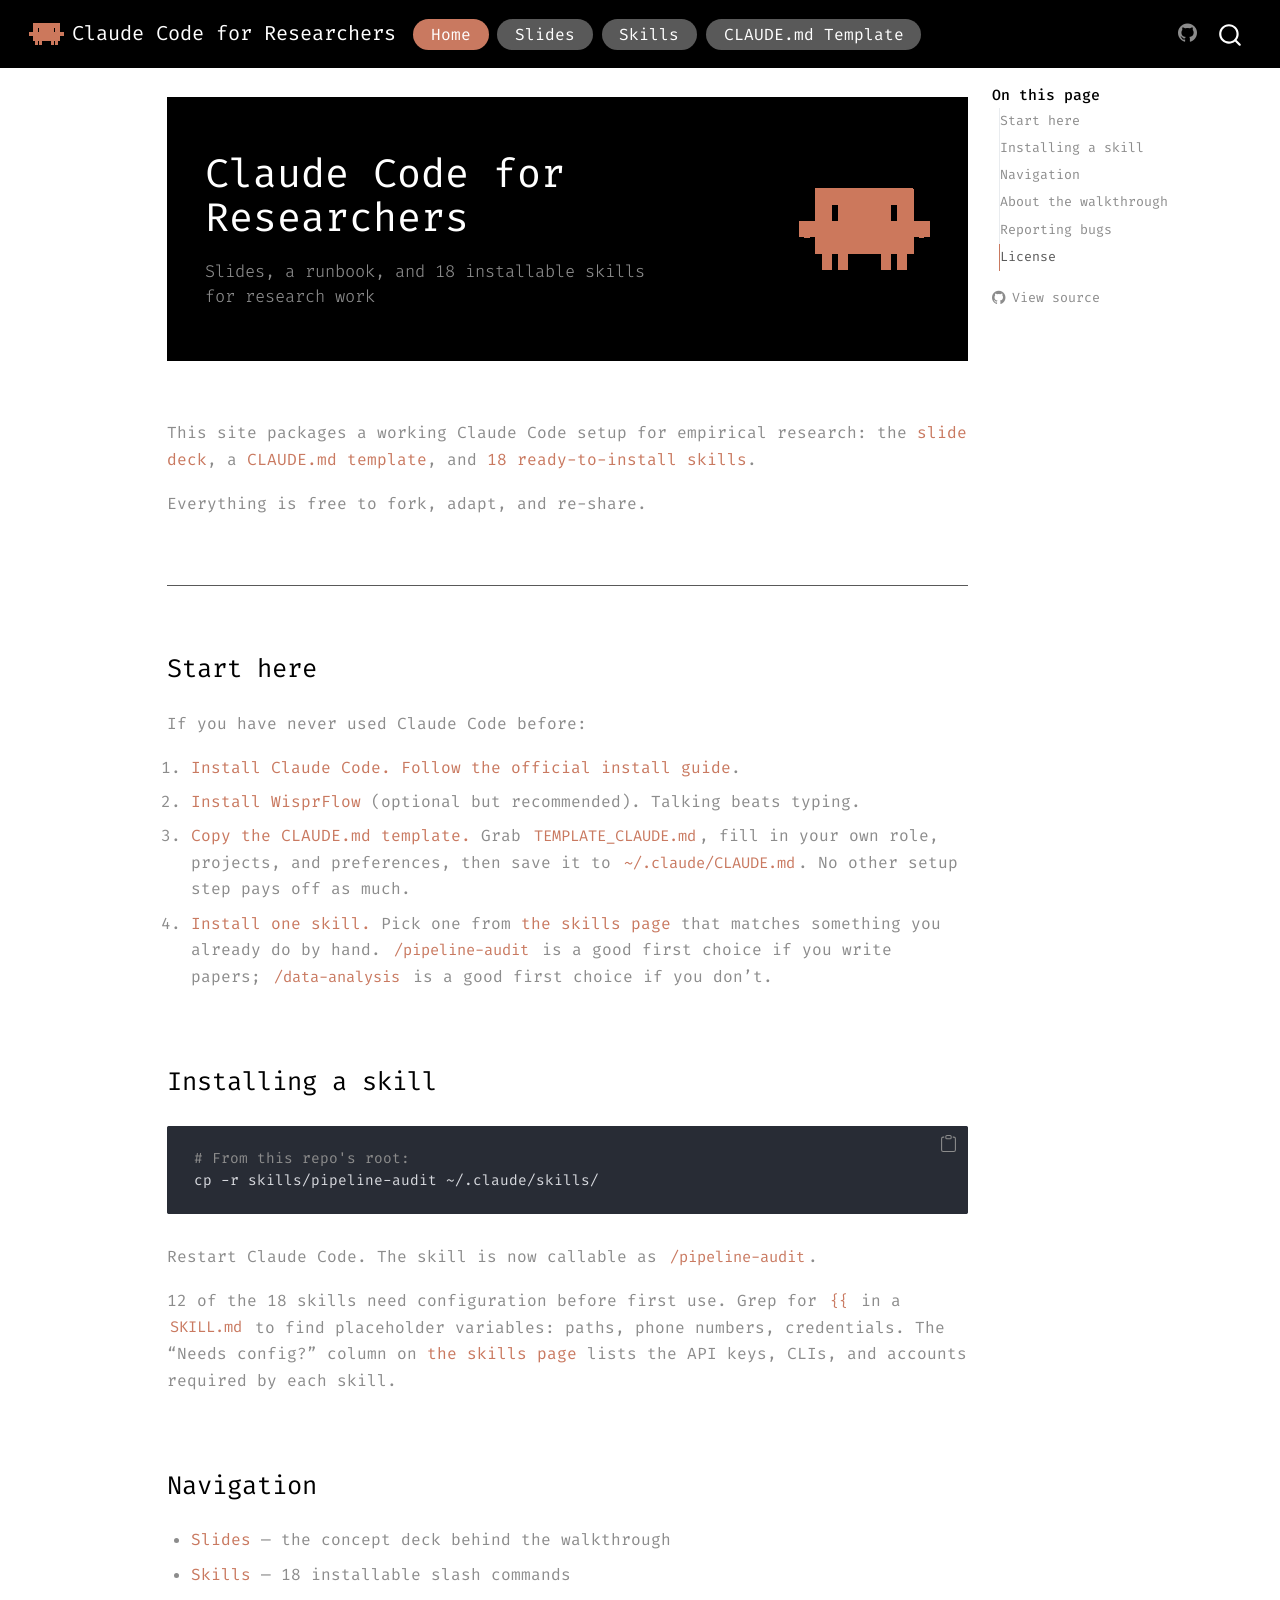
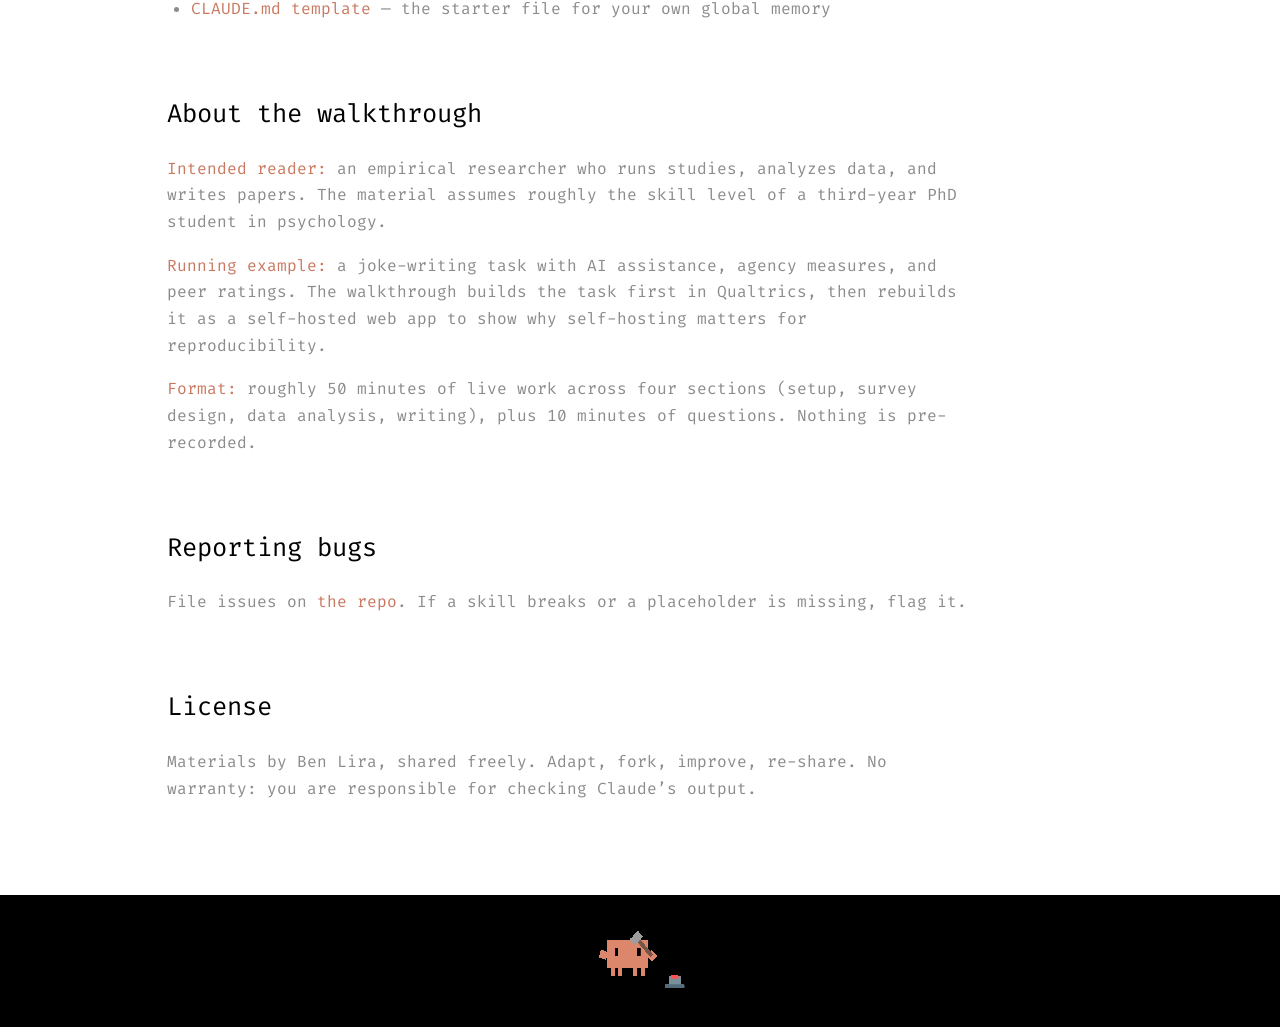
<file: index.html>
<!DOCTYPE html>
<html xmlns="http://www.w3.org/1999/xhtml" lang="en" xml:lang="en"><head>

<meta charset="utf-8">
<meta name="generator" content="quarto-1.10.18">

<meta name="viewport" content="width=device-width, initial-scale=1.0, user-scalable=yes">


<title>Claude Code for Researchers</title>
<style>
/* Default styles provided by pandoc.
** See https://pandoc.org/MANUAL.html#variables-for-html for config info.
*/
span.smallcaps{font-variant: small-caps;}
div.columns{display: flex; gap: 1.5em;}
div.column{flex: auto;}
@media screen {
div.columns{gap: min(4vw, 1.5em);}
div.column{overflow-x: auto;}
}
div.hanging-indent{margin-left: 1.5em; text-indent: -1.5em;}
ul.task-list{list-style: none;}
ul.task-list li input[type="checkbox"] {
  width: 0.8em;
  margin: 0 0.8em 0.2em -1em; /* quarto-specific, see https://github.com/quarto-dev/quarto-cli/issues/4556 */ 
  vertical-align: middle;
}
/* CSS for syntax highlighting */
html { -webkit-text-size-adjust: 100%; }
pre > code.sourceCode { white-space: pre; position: relative; }
pre > code.sourceCode > span { display: inline-block; line-height: 1.25; }
pre > code.sourceCode > span:empty { height: 1.2em; }
.sourceCode { overflow: visible; }
code.sourceCode > span { color: inherit; text-decoration: inherit; }
div.sourceCode { margin: 1em 0; }
pre.sourceCode { margin: 0; }
@media screen {
div.sourceCode { overflow: auto; }
}
@media print {
pre > code.sourceCode { white-space: pre-wrap; }
pre > code.sourceCode > span { text-indent: -5em; padding-left: 5em; }
}
pre.numberSource code
  { counter-reset: source-line 0; }
pre.numberSource code > span
  { position: relative; left: -4em; counter-increment: source-line; }
pre.numberSource code > span > a:first-child::before
  { content: counter(source-line);
    position: relative; left: -1em; text-align: right; vertical-align: baseline;
    border: none; display: inline-block;
    -webkit-touch-callout: none; -webkit-user-select: none;
    -khtml-user-select: none; -moz-user-select: none;
    -ms-user-select: none; user-select: none;
    padding: 0 4px; width: 4em;
  }
pre.numberSource { margin-left: 3em;  padding-left: 4px; }
div.sourceCode
  {   }
@media screen {
pre > code.sourceCode > span > a:first-child::before { text-decoration: underline; }
}
</style>


<script src="site_libs/quarto-nav/quarto-nav.js"></script>
<script src="site_libs/quarto-nav/headroom.min.js"></script>
<script src="site_libs/clipboard/clipboard.min.js"></script>
<script src="site_libs/quarto-search/autocomplete.umd.js"></script>
<script src="site_libs/quarto-search/fuse.min.js"></script>
<script src="site_libs/quarto-search/quarto-search.js"></script>
<meta name="quarto:offset" content="./">
<link href="./assets/favicon.png" rel="icon" type="image/png">
<script src="site_libs/quarto-html/quarto.js" type="module"></script>
<script src="site_libs/quarto-html/tabsets/tabsets.js" type="module"></script>
<script src="site_libs/quarto-html/popper.min.js"></script>
<script src="site_libs/quarto-html/tippy.umd.min.js"></script>
<script src="site_libs/quarto-html/anchor.min.js"></script>
<link href="site_libs/quarto-html/tippy.css" rel="stylesheet">
<link href="site_libs/quarto-html/quarto-syntax-highlighting-5cedc866073a63a8835c7182543745ef.css" rel="stylesheet" id="quarto-text-highlighting-styles">
<script src="site_libs/bootstrap/bootstrap.min.js"></script>
<link href="site_libs/bootstrap/bootstrap-icons.css" rel="stylesheet">
<link href="site_libs/bootstrap/bootstrap-7c60b756f992b22463df75023c26197f.min.css" rel="stylesheet" append-hash="true" id="quarto-bootstrap" data-mode="light">
<script id="quarto-search-options" type="application/json">{
  "location": "navbar",
  "copy-button": false,
  "collapse-after": 3,
  "panel-placement": "end",
  "type": "overlay",
  "limit": 50,
  "keyboard-shortcut": [
    "f",
    "/",
    "s"
  ],
  "show-item-context": false,
  "language": {
    "search-no-results-text": "No results",
    "search-matching-documents-text": "matching documents",
    "search-copy-link-title": "Copy link to search",
    "search-hide-matches-text": "Hide additional matches",
    "search-more-match-text": "more match in this document",
    "search-more-matches-text": "more matches in this document",
    "search-clear-button-title": "Clear",
    "search-text-placeholder": "",
    "search-detached-cancel-button-title": "Cancel",
    "search-submit-button-title": "Submit",
    "search-label": "Search"
  }
}</script>
<link rel="preconnect" href="https://fonts.googleapis.com">
<link rel="preconnect" href="https://fonts.gstatic.com" crossorigin="">
<link rel="stylesheet" href="https://fonts.googleapis.com/css2?family=Fira+Code:wght@400&amp;display=swap">


</head>

<body class="nav-fixed quarto-light">

<div id="quarto-search-results"></div>
  <header id="quarto-header" class="headroom fixed-top">
    <nav class="navbar navbar-expand-lg " data-bs-theme="dark">
      <div class="navbar-container container-fluid">
      <div class="navbar-brand-container mx-auto">
    <a href="./index.html" class="navbar-brand navbar-brand-logo">
    <img src="./assets/mascot.png" alt="" class="navbar-logo light-content">
    <img src="./assets/mascot.png" alt="" class="navbar-logo dark-content">
    </a>
    <a class="navbar-brand" href="./index.html">
    <span class="navbar-title">Claude Code for Researchers</span>
    </a>
  </div>
            <div id="quarto-search" class="" title="Search"></div>
          <button class="navbar-toggler" type="button" data-bs-toggle="collapse" data-bs-target="#navbarCollapse" aria-controls="navbarCollapse" role="menu" aria-expanded="false" aria-label="Toggle navigation" onclick="if (window.quartoToggleHeadroom) { window.quartoToggleHeadroom(); }">
  <span class="navbar-toggler-icon"></span>
</button>
          <div class="collapse navbar-collapse" id="navbarCollapse">
            <ul class="navbar-nav navbar-nav-scroll me-auto">
  <li class="nav-item">
    <a class="nav-link active" href="./index.html" aria-current="page"> 
<span class="menu-text">Home</span></a>
  </li>  
  <li class="nav-item">
    <a class="nav-link" href="https://docs.google.com/presentation/d/1j67OxP7MQudUdp6t-OtCPzaASTS8nBktCXalzXrvC1g/present"> 
<span class="menu-text">Slides</span></a>
  </li>  
  <li class="nav-item">
    <a class="nav-link" href="./skills/index.html"> 
<span class="menu-text">Skills</span></a>
  </li>  
  <li class="nav-item">
    <a class="nav-link" href="./TEMPLATE_CLAUDE.html"> 
<span class="menu-text">CLAUDE.md Template</span></a>
  </li>  
</ul>
            <ul class="navbar-nav navbar-nav-scroll ms-auto">
  <li class="nav-item compact">
    <a class="nav-link" href="https://github.com/lirabenjamin/claude-code-for-researchers"> <i class="bi bi-github" role="img" aria-label="GitHub">
</i> 
<span class="menu-text"></span></a>
  </li>  
</ul>
          </div> <!-- /navcollapse -->
            <div class="quarto-navbar-tools">
</div>
      </div> <!-- /container-fluid -->
    </nav>
</header>
<!-- content -->
<div id="quarto-content" class="quarto-container page-columns page-rows-contents page-layout-article page-navbar">
<!-- sidebar -->
<!-- margin-sidebar -->
    <div id="quarto-margin-sidebar" class="sidebar margin-sidebar">
        <nav id="TOC" role="doc-toc" class="toc-active">
    <h2 id="toc-title">On this page</h2>
   
  <ul>
  <li><a href="#start-here" id="toc-start-here" class="nav-link active" data-scroll-target="#start-here">Start here</a></li>
  <li><a href="#installing-a-skill" id="toc-installing-a-skill" class="nav-link" data-scroll-target="#installing-a-skill">Installing a skill</a></li>
  <li><a href="#navigation" id="toc-navigation" class="nav-link" data-scroll-target="#navigation">Navigation</a></li>
  <li><a href="#about-the-walkthrough" id="toc-about-the-walkthrough" class="nav-link" data-scroll-target="#about-the-walkthrough">About the walkthrough</a></li>
  <li><a href="#reporting-bugs" id="toc-reporting-bugs" class="nav-link" data-scroll-target="#reporting-bugs">Reporting bugs</a></li>
  <li><a href="#license" id="toc-license" class="nav-link" data-scroll-target="#license">License</a></li>
  </ul>
<div class="toc-actions"><ul><li><a href="https://github.com/lirabenjamin/claude-code-for-researchers/blob/main/index.qmd" class="toc-action"><i class="bi bi-github"></i>View source</a></li></ul></div></nav>
    </div>
<!-- main -->
<main class="content" id="quarto-document-content">

<header id="title-block-header" class="quarto-title-block default">
<div class="quarto-title">
<h1 class="title">Claude Code for Researchers</h1>
<p class="subtitle lead">Slides, a runbook, and 18 installable skills for research work</p>
</div>



<div class="quarto-title-meta">

    
  
    
  </div>
  


</header>


<p>This site packages a working Claude Code setup for empirical research: the <a href="https://docs.google.com/presentation/d/1j67OxP7MQudUdp6t-OtCPzaASTS8nBktCXalzXrvC1g/present">slide deck</a>, a <a href="./TEMPLATE_CLAUDE.html">CLAUDE.md template</a>, and <a href="./skills/index.html">18 ready-to-install skills</a>.</p>
<p>Everything is free to fork, adapt, and re-share.</p>
<hr>
<section id="start-here" class="level2">
<h2 class="anchored" data-anchor-id="start-here">Start here</h2>
<p>If you have never used Claude Code before:</p>
<ol type="1">
<li><strong>Install Claude Code.</strong> <a href="https://docs.anthropic.com/claude/docs/claude-code">Follow the official install guide</a>.</li>
<li><strong>Install WisprFlow</strong> (optional but recommended). Talking beats typing.</li>
<li><strong>Copy the CLAUDE.md template.</strong> Grab <a href="./TEMPLATE_CLAUDE.html"><code>TEMPLATE_CLAUDE.md</code></a>, fill in your own role, projects, and preferences, then save it to <code>~/.claude/CLAUDE.md</code>. No other setup step pays off as much.</li>
<li><strong>Install one skill.</strong> Pick one from <a href="./skills/index.html">the skills page</a> that matches something you already do by hand. <code>/pipeline-audit</code> is a good first choice if you write papers; <code>/data-analysis</code> is a good first choice if you don’t.</li>
</ol>
</section>
<section id="installing-a-skill" class="level2">
<h2 class="anchored" data-anchor-id="installing-a-skill">Installing a skill</h2>
<div class="code-copy-outer-scaffold"><div class="sourceCode" id="cb1"><pre class="sourceCode bash code-with-copy"><code class="sourceCode bash"><span id="cb1-1"><a href="#cb1-1" aria-hidden="true" tabindex="-1"></a><span class="co"># From this repo's root:</span></span>
<span id="cb1-2"><a href="#cb1-2" aria-hidden="true" tabindex="-1"></a><span class="fu">cp</span> <span class="at">-r</span> skills/pipeline-audit ~/.claude/skills/</span></code></pre></div><button title="Copy to Clipboard" class="code-copy-button"><i class="bi"></i></button></div>
<p>Restart Claude Code. The skill is now callable as <code>/pipeline-audit</code>.</p>
<p>12 of the 18 skills need configuration before first use. Grep for <code>{{</code> in a <code>SKILL.md</code> to find placeholder variables: paths, phone numbers, credentials. The “Needs config?” column on <a href="./skills/index.html">the skills page</a> lists the API keys, CLIs, and accounts required by each skill.</p>
</section>
<section id="navigation" class="level2">
<h2 class="anchored" data-anchor-id="navigation">Navigation</h2>
<ul>
<li><a href="https://docs.google.com/presentation/d/1j67OxP7MQudUdp6t-OtCPzaASTS8nBktCXalzXrvC1g/present"><strong>Slides</strong></a> — the concept deck behind the walkthrough</li>
<li><a href="./skills/index.html"><strong>Skills</strong></a> — 18 installable slash commands</li>
<li><a href="./TEMPLATE_CLAUDE.html"><strong>CLAUDE.md template</strong></a> — the starter file for your own global memory</li>
</ul>
</section>
<section id="about-the-walkthrough" class="level2">
<h2 class="anchored" data-anchor-id="about-the-walkthrough">About the walkthrough</h2>
<p><strong>Intended reader:</strong> an empirical researcher who runs studies, analyzes data, and writes papers. The material assumes roughly the skill level of a third-year PhD student in psychology.</p>
<p><strong>Running example:</strong> a joke-writing task with AI assistance, agency measures, and peer ratings. The walkthrough builds the task first in Qualtrics, then rebuilds it as a self-hosted web app to show why self-hosting matters for reproducibility.</p>
<p><strong>Format:</strong> roughly 50 minutes of live work across four sections (setup, survey design, data analysis, writing), plus 10 minutes of questions. Nothing is pre-recorded.</p>
</section>
<section id="reporting-bugs" class="level2">
<h2 class="anchored" data-anchor-id="reporting-bugs">Reporting bugs</h2>
<p>File issues on <a href="https://github.com/lirabenjamin/claude-code-for-researchers">the repo</a>. If a skill breaks or a placeholder is missing, flag it.</p>
</section>
<section id="license" class="level2">
<h2 class="anchored" data-anchor-id="license">License</h2>
<p>Materials by Ben Lira, shared freely. Adapt, fork, improve, re-share. No warranty: you are responsible for checking Claude’s output.</p>


</section>

</main> <!-- /main -->
<script id="quarto-html-after-body" type="application/javascript">
  window.document.addEventListener("DOMContentLoaded", function (event) {
    const icon = "";
    const anchorJS = new window.AnchorJS();
    anchorJS.options = {
      placement: 'right',
      icon: icon
    };
    anchorJS.add('.anchored');
    const isCodeAnnotation = (el) => {
      for (const clz of el.classList) {
        if (clz.startsWith('code-annotation-')) {                     
          return true;
        }
      }
      return false;
    }
    const onCopySuccess = function(e) {
      // button target
      const button = e.trigger;
      // don't keep focus
      button.blur();
      // flash "checked"
      button.classList.add('code-copy-button-checked');
      var currentTitle = button.getAttribute("title");
      button.setAttribute("title", "Copied!");
      let tooltip;
      if (window.bootstrap) {
        button.setAttribute("data-bs-toggle", "tooltip");
        button.setAttribute("data-bs-placement", "left");
        button.setAttribute("data-bs-title", "Copied!");
        tooltip = new bootstrap.Tooltip(button, 
          { trigger: "manual", 
            customClass: "code-copy-button-tooltip",
            offset: [0, -8]});
        tooltip.show();    
      }
      setTimeout(function() {
        if (tooltip) {
          tooltip.hide();
          button.removeAttribute("data-bs-title");
          button.removeAttribute("data-bs-toggle");
          button.removeAttribute("data-bs-placement");
        }
        button.setAttribute("title", currentTitle);
        button.classList.remove('code-copy-button-checked');
      }, 1000);
      // clear code selection
      e.clearSelection();
    }
    const getTextToCopy = function(trigger) {
      const outerScaffold = trigger.parentElement.cloneNode(true);
      const codeEl = outerScaffold.querySelector('code');
      for (const childEl of codeEl.children) {
        if (isCodeAnnotation(childEl)) {
          childEl.remove();
        }
      }
      return codeEl.innerText;
    }
    const clipboard = new window.ClipboardJS('.code-copy-button:not([data-in-quarto-modal])', {
      text: getTextToCopy
    });
    clipboard.on('success', onCopySuccess);
    if (window.document.getElementById('quarto-embedded-source-code-modal')) {
      const clipboardModal = new window.ClipboardJS('.code-copy-button[data-in-quarto-modal]', {
        text: getTextToCopy,
        container: window.document.getElementById('quarto-embedded-source-code-modal')
      });
      clipboardModal.on('success', onCopySuccess);
    }
      var localhostRegex = new RegExp(/^(?:http|https):\/\/localhost\:?[0-9]*\//);
      var mailtoRegex = new RegExp(/^mailto:/);
        var filterRegex = new RegExp("https:\/\/lirabenjamin\.github\.io\/claude-code-for-researchers");
      var isInternal = (href) => {
          return filterRegex.test(href) || localhostRegex.test(href) || mailtoRegex.test(href);
      }
      // Inspect non-navigation links and adorn them if external
     var links = window.document.querySelectorAll('a[href]:not(.nav-link):not(.navbar-brand):not(.toc-action):not(.sidebar-link):not(.sidebar-item-toggle):not(.pagination-link):not(.no-external):not([aria-hidden]):not(.dropdown-item):not(.quarto-navigation-tool):not(.about-link)');
      for (var i=0; i<links.length; i++) {
        const link = links[i];
        if (!isInternal(link.href)) {
          // undo the damage that might have been done by quarto-nav.js in the case of
          // links that we want to consider external
          if (link.dataset.originalHref !== undefined) {
            link.href = link.dataset.originalHref;
          }
        }
      }
    function tippyHover(el, contentFn, onTriggerFn, onUntriggerFn) {
      const config = {
        allowHTML: true,
        maxWidth: 500,
        delay: 100,
        arrow: false,
        appendTo: function(el) {
            return el.parentElement;
        },
        interactive: true,
        interactiveBorder: 10,
        theme: 'quarto',
        placement: 'bottom-start',
      };
      if (contentFn) {
        config.content = contentFn;
      }
      if (onTriggerFn) {
        config.onTrigger = onTriggerFn;
      }
      if (onUntriggerFn) {
        config.onUntrigger = onUntriggerFn;
      }
      window.tippy(el, config); 
    }
    const noterefs = window.document.querySelectorAll('a[role="doc-noteref"]');
    for (var i=0; i<noterefs.length; i++) {
      const ref = noterefs[i];
      tippyHover(ref, function() {
        // use id or data attribute instead here
        let href = ref.getAttribute('data-footnote-href') || ref.getAttribute('href');
        try { href = new URL(href).hash; } catch {}
        const id = href.replace(/^#\/?/, "");
        const note = window.document.getElementById(id);
        if (note) {
          return note.innerHTML;
        } else {
          return "";
        }
      });
    }
    const xrefs = window.document.querySelectorAll('a.quarto-xref');
    const processXRef = (id, note) => {
      // Strip column container classes
      const stripColumnClz = (el) => {
        el.classList.remove("page-full", "page-columns");
        if (el.children) {
          for (const child of el.children) {
            stripColumnClz(child);
          }
        }
      }
      stripColumnClz(note)
      if (id === null || id.startsWith('sec-')) {
        // Special case sections, only their first couple elements
        const container = document.createElement("div");
        if (note.children && note.children.length > 2) {
          container.appendChild(note.children[0].cloneNode(true));
          for (let i = 1; i < note.children.length; i++) {
            const child = note.children[i];
            if (child.tagName === "P" && child.innerText === "") {
              continue;
            } else {
              container.appendChild(child.cloneNode(true));
              break;
            }
          }
          if (window.Quarto?.typesetMath) {
            window.Quarto.typesetMath(container);
          }
          return container.innerHTML
        } else {
          if (window.Quarto?.typesetMath) {
            window.Quarto.typesetMath(note);
          }
          return note.innerHTML;
        }
      } else {
        // Remove any anchor links if they are present
        const anchorLink = note.querySelector('a.anchorjs-link');
        if (anchorLink) {
          anchorLink.remove();
        }
        if (window.Quarto?.typesetMath) {
          window.Quarto.typesetMath(note);
        }
        if (note.classList.contains("callout")) {
          return note.outerHTML;
        } else {
          return note.innerHTML;
        }
      }
    }
    for (var i=0; i<xrefs.length; i++) {
      const xref = xrefs[i];
      tippyHover(xref, undefined, function(instance) {
        instance.disable();
        let url = xref.getAttribute('href');
        let hash = undefined; 
        if (url.startsWith('#')) {
          hash = url;
        } else {
          try { hash = new URL(url).hash; } catch {}
        }
        if (hash) {
          const id = hash.replace(/^#\/?/, "");
          const note = window.document.getElementById(id);
          if (note !== null) {
            try {
              const html = processXRef(id, note.cloneNode(true));
              instance.setContent(html);
            } finally {
              instance.enable();
              instance.show();
            }
          } else {
            // See if we can fetch this
            fetch(url.split('#')[0])
            .then(res => res.text())
            .then(html => {
              const parser = new DOMParser();
              const htmlDoc = parser.parseFromString(html, "text/html");
              const note = htmlDoc.getElementById(id);
              if (note !== null) {
                const html = processXRef(id, note);
                instance.setContent(html);
              } 
            }).finally(() => {
              instance.enable();
              instance.show();
            });
          }
        } else {
          // See if we can fetch a full url (with no hash to target)
          // This is a special case and we should probably do some content thinning / targeting
          fetch(url)
          .then(res => res.text())
          .then(html => {
            const parser = new DOMParser();
            const htmlDoc = parser.parseFromString(html, "text/html");
            const note = htmlDoc.querySelector('main.content');
            if (note !== null) {
              // This should only happen for chapter cross references
              // (since there is no id in the URL)
              // remove the first header
              if (note.children.length > 0 && note.children[0].tagName === "HEADER") {
                note.children[0].remove();
              }
              const html = processXRef(null, note);
              instance.setContent(html);
            } 
          }).finally(() => {
            instance.enable();
            instance.show();
          });
        }
      }, function(instance) {
      });
    }
        let selectedAnnoteEl;
        const selectorForAnnotation = ( cell, annotation) => {
          let cellAttr = 'data-code-cell="' + cell + '"';
          let lineAttr = 'data-code-annotation="' +  annotation + '"';
          const selector = 'span[' + cellAttr + '][' + lineAttr + ']';
          return selector;
        }
        const selectCodeLines = (annoteEl) => {
          const doc = window.document;
          const targetCell = annoteEl.getAttribute("data-target-cell");
          const targetAnnotation = annoteEl.getAttribute("data-target-annotation");
          const annoteSpan = window.document.querySelector(selectorForAnnotation(targetCell, targetAnnotation));
          const lines = annoteSpan.getAttribute("data-code-lines").split(",");
          const lineIds = lines.map((line) => {
            return targetCell + "-" + line;
          })
          let top = null;
          let height = null;
          let parent = null;
          if (lineIds.length > 0) {
              //compute the position of the single el (top and bottom and make a div)
              const el = window.document.getElementById(lineIds[0]);
              top = el.offsetTop;
              height = el.offsetHeight;
              parent = el.parentElement.parentElement;
            if (lineIds.length > 1) {
              const lastEl = window.document.getElementById(lineIds[lineIds.length - 1]);
              const bottom = lastEl.offsetTop + lastEl.offsetHeight;
              height = bottom - top;
            }
            if (top !== null && height !== null && parent !== null) {
              // cook up a div (if necessary) and position it 
              let div = window.document.getElementById("code-annotation-line-highlight");
              if (div === null) {
                div = window.document.createElement("div");
                div.setAttribute("id", "code-annotation-line-highlight");
                div.style.position = 'absolute';
                parent.appendChild(div);
              }
              div.style.top = top - 2 + "px";
              div.style.height = height + 4 + "px";
              div.style.left = 0;
              let gutterDiv = window.document.getElementById("code-annotation-line-highlight-gutter");
              if (gutterDiv === null) {
                gutterDiv = window.document.createElement("div");
                gutterDiv.setAttribute("id", "code-annotation-line-highlight-gutter");
                gutterDiv.style.position = 'absolute';
                const codeCell = window.document.getElementById(targetCell);
                const gutter = codeCell.querySelector('.code-annotation-gutter');
                gutter.appendChild(gutterDiv);
              }
              gutterDiv.style.top = top - 2 + "px";
              gutterDiv.style.height = height + 4 + "px";
            }
            selectedAnnoteEl = annoteEl;
          }
        };
        const unselectCodeLines = () => {
          const elementsIds = ["code-annotation-line-highlight", "code-annotation-line-highlight-gutter"];
          elementsIds.forEach((elId) => {
            const div = window.document.getElementById(elId);
            if (div) {
              div.remove();
            }
          });
          selectedAnnoteEl = undefined;
        };
          // Handle positioning of the toggle
      window.addEventListener(
        "resize",
        throttle(() => {
          elRect = undefined;
          if (selectedAnnoteEl) {
            selectCodeLines(selectedAnnoteEl);
          }
        }, 10)
      );
      function throttle(fn, ms) {
      let throttle = false;
      let timer;
        return (...args) => {
          if(!throttle) { // first call gets through
              fn.apply(this, args);
              throttle = true;
          } else { // all the others get throttled
              if(timer) clearTimeout(timer); // cancel #2
              timer = setTimeout(() => {
                fn.apply(this, args);
                timer = throttle = false;
              }, ms);
          }
        };
      }
        // Attach click handler to the DT
        const annoteDls = window.document.querySelectorAll('dt[data-target-cell]');
        for (const annoteDlNode of annoteDls) {
          annoteDlNode.addEventListener('click', (event) => {
            const clickedEl = event.target;
            if (clickedEl !== selectedAnnoteEl) {
              unselectCodeLines();
              const activeEl = window.document.querySelector('dt[data-target-cell].code-annotation-active');
              if (activeEl) {
                activeEl.classList.remove('code-annotation-active');
              }
              selectCodeLines(clickedEl);
              clickedEl.classList.add('code-annotation-active');
            } else {
              // Unselect the line
              unselectCodeLines();
              clickedEl.classList.remove('code-annotation-active');
            }
          });
        }
    const findCites = (el) => {
      const parentEl = el.parentElement;
      if (parentEl) {
        const cites = parentEl.dataset.cites;
        if (cites) {
          return {
            el,
            cites: cites.split(' ')
          };
        } else {
          return findCites(el.parentElement)
        }
      } else {
        return undefined;
      }
    };
    var bibliorefs = window.document.querySelectorAll('a[role="doc-biblioref"]');
    for (var i=0; i<bibliorefs.length; i++) {
      const ref = bibliorefs[i];
      const citeInfo = findCites(ref);
      if (citeInfo) {
        tippyHover(citeInfo.el, function() {
          var popup = window.document.createElement('div');
          citeInfo.cites.forEach(function(cite) {
            var citeDiv = window.document.createElement('div');
            citeDiv.classList.add('hanging-indent');
            citeDiv.classList.add('csl-entry');
            var biblioDiv = window.document.getElementById('ref-' + cite);
            if (biblioDiv) {
              citeDiv.innerHTML = biblioDiv.innerHTML;
            }
            popup.appendChild(citeDiv);
          });
          return popup.innerHTML;
        });
      }
    }
  });
  </script>
</div> <!-- /content -->




<footer class="footer"><div class="nav-footer"><div class="nav-footer-center"><div class="toc-actions d-sm-block d-md-none"><ul><li><a href="https://github.com/lirabenjamin/claude-code-for-researchers/blob/main/index.qmd" class="toc-action"><i class="bi bi-github"></i>View source</a></li></ul></div></div></div></footer></body></html>
</file>
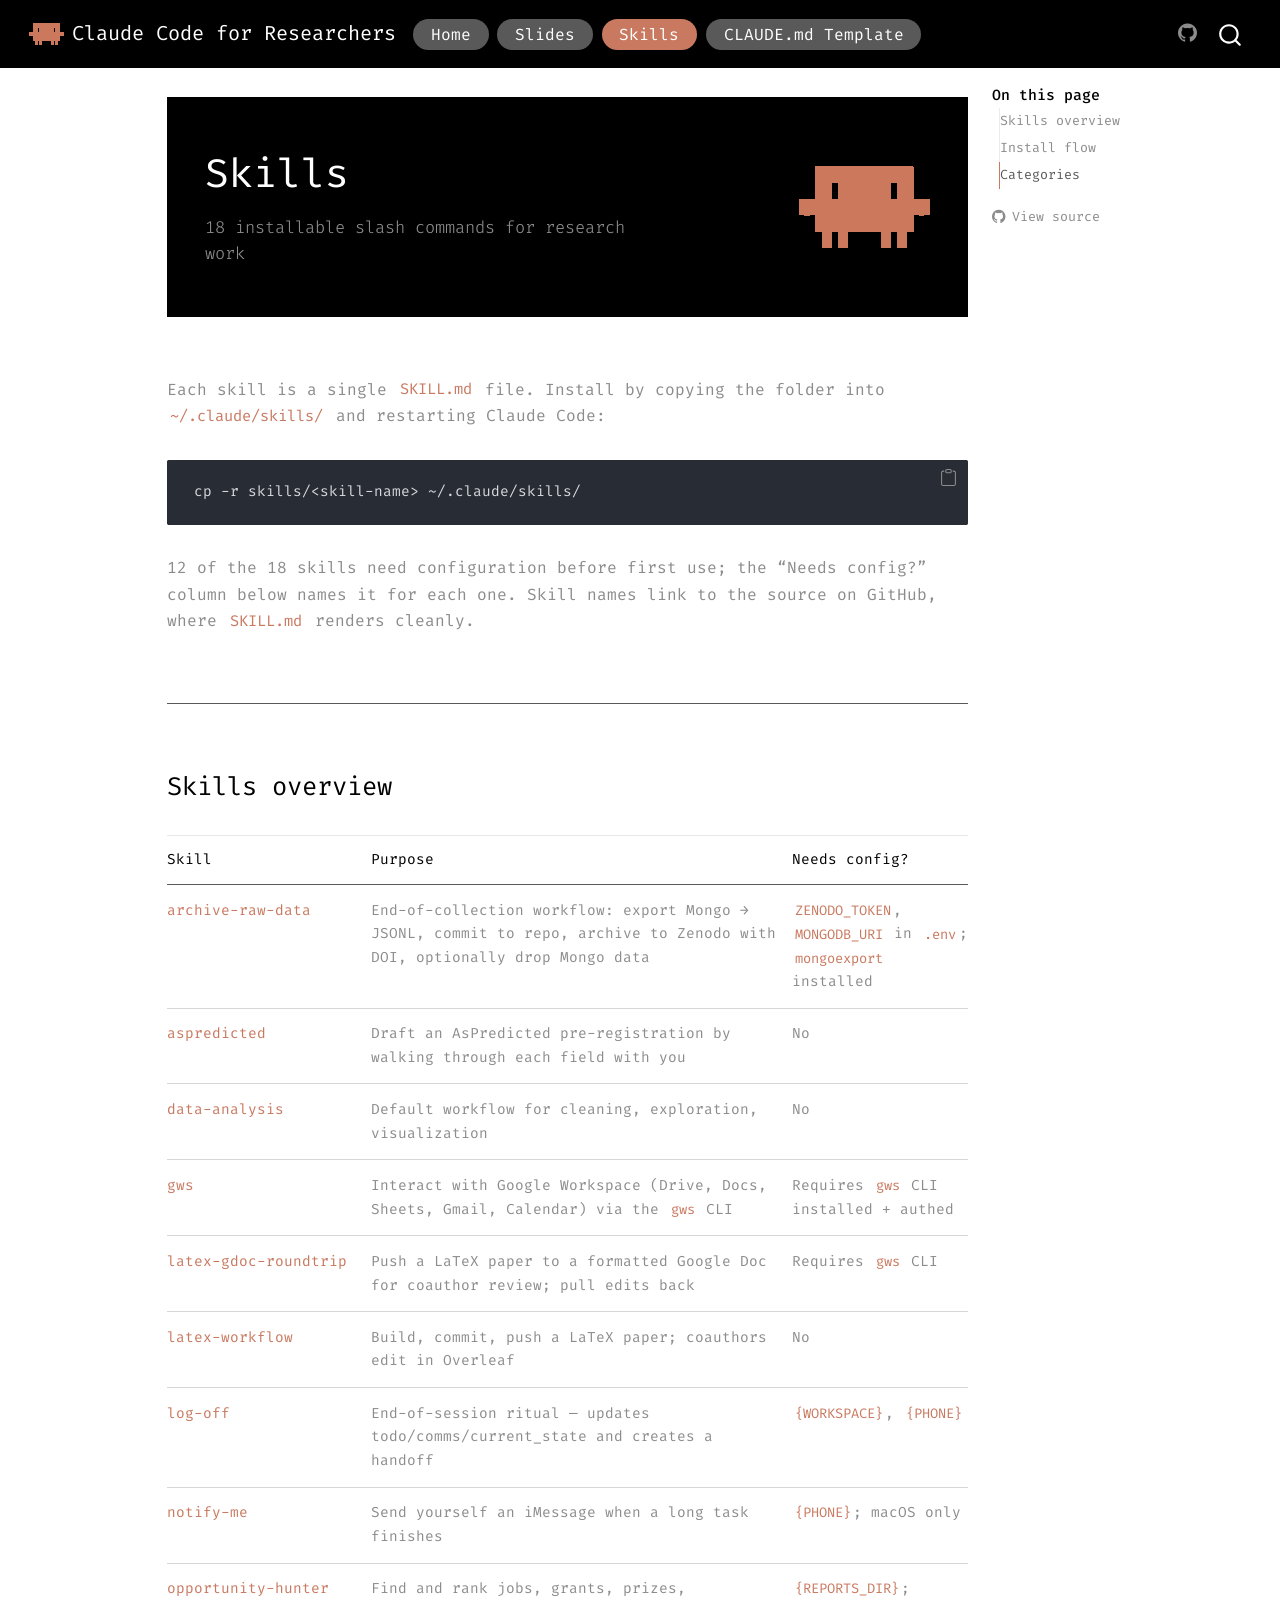
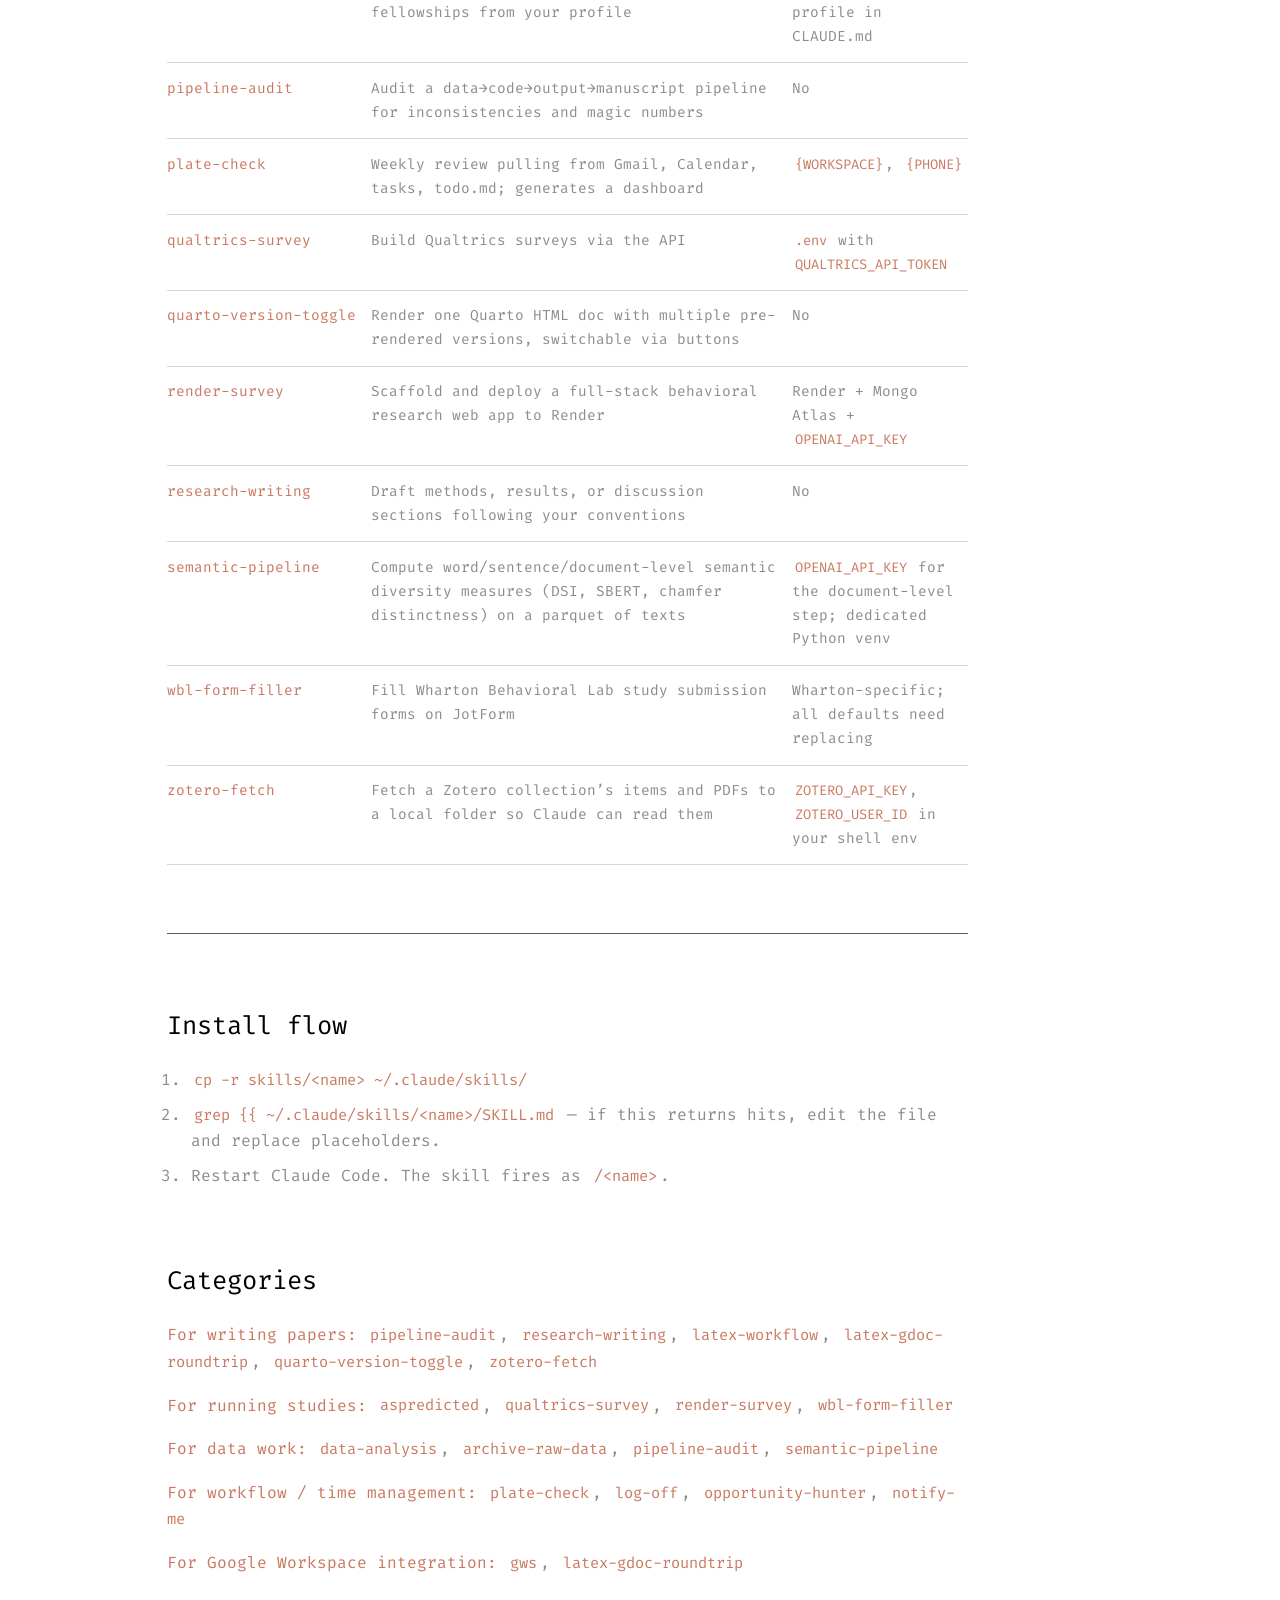
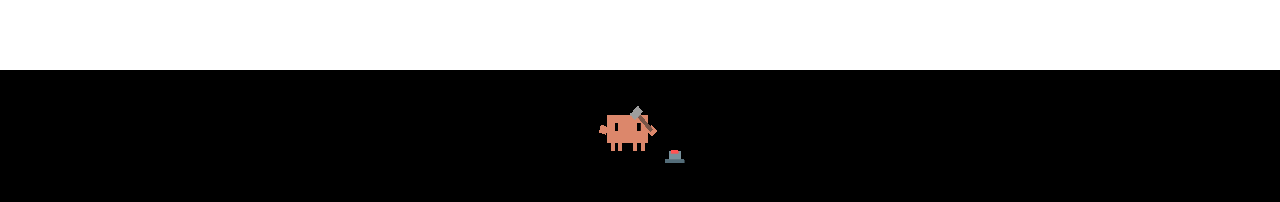
<file: skills/index.html>
<!DOCTYPE html>
<html xmlns="http://www.w3.org/1999/xhtml" lang="en" xml:lang="en"><head>

<meta charset="utf-8">
<meta name="generator" content="quarto-1.10.18">

<meta name="viewport" content="width=device-width, initial-scale=1.0, user-scalable=yes">


<title>Skills – Claude Code for Researchers</title>
<style>
/* Default styles provided by pandoc.
** See https://pandoc.org/MANUAL.html#variables-for-html for config info.
*/
span.smallcaps{font-variant: small-caps;}
div.columns{display: flex; gap: 1.5em;}
div.column{flex: auto;}
@media screen {
div.columns{gap: min(4vw, 1.5em);}
div.column{overflow-x: auto;}
}
div.hanging-indent{margin-left: 1.5em; text-indent: -1.5em;}
ul.task-list{list-style: none;}
ul.task-list li input[type="checkbox"] {
  width: 0.8em;
  margin: 0 0.8em 0.2em -1em; /* quarto-specific, see https://github.com/quarto-dev/quarto-cli/issues/4556 */ 
  vertical-align: middle;
}
/* CSS for syntax highlighting */
html { -webkit-text-size-adjust: 100%; }
pre > code.sourceCode { white-space: pre; position: relative; }
pre > code.sourceCode > span { display: inline-block; line-height: 1.25; }
pre > code.sourceCode > span:empty { height: 1.2em; }
.sourceCode { overflow: visible; }
code.sourceCode > span { color: inherit; text-decoration: inherit; }
div.sourceCode { margin: 1em 0; }
pre.sourceCode { margin: 0; }
@media screen {
div.sourceCode { overflow: auto; }
}
@media print {
pre > code.sourceCode { white-space: pre-wrap; }
pre > code.sourceCode > span { text-indent: -5em; padding-left: 5em; }
}
pre.numberSource code
  { counter-reset: source-line 0; }
pre.numberSource code > span
  { position: relative; left: -4em; counter-increment: source-line; }
pre.numberSource code > span > a:first-child::before
  { content: counter(source-line);
    position: relative; left: -1em; text-align: right; vertical-align: baseline;
    border: none; display: inline-block;
    -webkit-touch-callout: none; -webkit-user-select: none;
    -khtml-user-select: none; -moz-user-select: none;
    -ms-user-select: none; user-select: none;
    padding: 0 4px; width: 4em;
  }
pre.numberSource { margin-left: 3em;  padding-left: 4px; }
div.sourceCode
  {   }
@media screen {
pre > code.sourceCode > span > a:first-child::before { text-decoration: underline; }
}
</style>


<script src="../site_libs/quarto-nav/quarto-nav.js"></script>
<script src="../site_libs/quarto-nav/headroom.min.js"></script>
<script src="../site_libs/clipboard/clipboard.min.js"></script>
<script src="../site_libs/quarto-search/autocomplete.umd.js"></script>
<script src="../site_libs/quarto-search/fuse.min.js"></script>
<script src="../site_libs/quarto-search/quarto-search.js"></script>
<meta name="quarto:offset" content="../">
<link href="../assets/favicon.png" rel="icon" type="image/png">
<script src="../site_libs/quarto-html/quarto.js" type="module"></script>
<script src="../site_libs/quarto-html/tabsets/tabsets.js" type="module"></script>
<script src="../site_libs/quarto-html/popper.min.js"></script>
<script src="../site_libs/quarto-html/tippy.umd.min.js"></script>
<script src="../site_libs/quarto-html/anchor.min.js"></script>
<link href="../site_libs/quarto-html/tippy.css" rel="stylesheet">
<link href="../site_libs/quarto-html/quarto-syntax-highlighting-5cedc866073a63a8835c7182543745ef.css" rel="stylesheet" id="quarto-text-highlighting-styles">
<script src="../site_libs/bootstrap/bootstrap.min.js"></script>
<link href="../site_libs/bootstrap/bootstrap-icons.css" rel="stylesheet">
<link href="../site_libs/bootstrap/bootstrap-7c60b756f992b22463df75023c26197f.min.css" rel="stylesheet" append-hash="true" id="quarto-bootstrap" data-mode="light">
<script id="quarto-search-options" type="application/json">{
  "location": "navbar",
  "copy-button": false,
  "collapse-after": 3,
  "panel-placement": "end",
  "type": "overlay",
  "limit": 50,
  "keyboard-shortcut": [
    "f",
    "/",
    "s"
  ],
  "show-item-context": false,
  "language": {
    "search-no-results-text": "No results",
    "search-matching-documents-text": "matching documents",
    "search-copy-link-title": "Copy link to search",
    "search-hide-matches-text": "Hide additional matches",
    "search-more-match-text": "more match in this document",
    "search-more-matches-text": "more matches in this document",
    "search-clear-button-title": "Clear",
    "search-text-placeholder": "",
    "search-detached-cancel-button-title": "Cancel",
    "search-submit-button-title": "Submit",
    "search-label": "Search"
  }
}</script>
<link rel="preconnect" href="https://fonts.googleapis.com">
<link rel="preconnect" href="https://fonts.gstatic.com" crossorigin="">
<link rel="stylesheet" href="https://fonts.googleapis.com/css2?family=Fira+Code:wght@400&amp;display=swap">


</head>

<body class="nav-fixed quarto-light">

<div id="quarto-search-results"></div>
  <header id="quarto-header" class="headroom fixed-top">
    <nav class="navbar navbar-expand-lg " data-bs-theme="dark">
      <div class="navbar-container container-fluid">
      <div class="navbar-brand-container mx-auto">
    <a href="../index.html" class="navbar-brand navbar-brand-logo">
    <img src="../assets/mascot.png" alt="" class="navbar-logo light-content">
    <img src="../assets/mascot.png" alt="" class="navbar-logo dark-content">
    </a>
    <a class="navbar-brand" href="../index.html">
    <span class="navbar-title">Claude Code for Researchers</span>
    </a>
  </div>
            <div id="quarto-search" class="" title="Search"></div>
          <button class="navbar-toggler" type="button" data-bs-toggle="collapse" data-bs-target="#navbarCollapse" aria-controls="navbarCollapse" role="menu" aria-expanded="false" aria-label="Toggle navigation" onclick="if (window.quartoToggleHeadroom) { window.quartoToggleHeadroom(); }">
  <span class="navbar-toggler-icon"></span>
</button>
          <div class="collapse navbar-collapse" id="navbarCollapse">
            <ul class="navbar-nav navbar-nav-scroll me-auto">
  <li class="nav-item">
    <a class="nav-link" href="../index.html"> 
<span class="menu-text">Home</span></a>
  </li>  
  <li class="nav-item">
    <a class="nav-link" href="https://docs.google.com/presentation/d/1j67OxP7MQudUdp6t-OtCPzaASTS8nBktCXalzXrvC1g/present"> 
<span class="menu-text">Slides</span></a>
  </li>  
  <li class="nav-item">
    <a class="nav-link active" href="../skills/index.html" aria-current="page"> 
<span class="menu-text">Skills</span></a>
  </li>  
  <li class="nav-item">
    <a class="nav-link" href="../TEMPLATE_CLAUDE.html"> 
<span class="menu-text">CLAUDE.md Template</span></a>
  </li>  
</ul>
            <ul class="navbar-nav navbar-nav-scroll ms-auto">
  <li class="nav-item compact">
    <a class="nav-link" href="https://github.com/lirabenjamin/claude-code-for-researchers"> <i class="bi bi-github" role="img" aria-label="GitHub">
</i> 
<span class="menu-text"></span></a>
  </li>  
</ul>
          </div> <!-- /navcollapse -->
            <div class="quarto-navbar-tools">
</div>
      </div> <!-- /container-fluid -->
    </nav>
</header>
<!-- content -->
<div id="quarto-content" class="quarto-container page-columns page-rows-contents page-layout-article page-navbar">
<!-- sidebar -->
<!-- margin-sidebar -->
    <div id="quarto-margin-sidebar" class="sidebar margin-sidebar">
        <nav id="TOC" role="doc-toc" class="toc-active">
    <h2 id="toc-title">On this page</h2>
   
  <ul>
  <li><a href="#skills-overview" id="toc-skills-overview" class="nav-link active" data-scroll-target="#skills-overview">Skills overview</a></li>
  <li><a href="#install-flow" id="toc-install-flow" class="nav-link" data-scroll-target="#install-flow">Install flow</a></li>
  <li><a href="#categories" id="toc-categories" class="nav-link" data-scroll-target="#categories">Categories</a></li>
  </ul>
<div class="toc-actions"><ul><li><a href="https://github.com/lirabenjamin/claude-code-for-researchers/blob/main/skills/index.qmd" class="toc-action"><i class="bi bi-github"></i>View source</a></li></ul></div></nav>
    </div>
<!-- main -->
<main class="content" id="quarto-document-content">

<header id="title-block-header" class="quarto-title-block default">
<div class="quarto-title">
<h1 class="title">Skills</h1>
<p class="subtitle lead">18 installable slash commands for research work</p>
</div>



<div class="quarto-title-meta">

    
  
    
  </div>
  


</header>


<p>Each skill is a single <code>SKILL.md</code> file. Install by copying the folder into <code>~/.claude/skills/</code> and restarting Claude Code:</p>
<div class="code-copy-outer-scaffold"><div class="sourceCode" id="cb1"><pre class="sourceCode bash code-with-copy"><code class="sourceCode bash"><span id="cb1-1"><a href="#cb1-1" aria-hidden="true" tabindex="-1"></a><span class="fu">cp</span> <span class="at">-r</span> skills/<span class="op">&lt;</span>skill-name<span class="op">&gt;</span> ~/.claude/skills/</span></code></pre></div><button title="Copy to Clipboard" class="code-copy-button"><i class="bi"></i></button></div>
<p>12 of the 18 skills need configuration before first use; the “Needs config?” column below names it for each one. Skill names link to the source on GitHub, where <code>SKILL.md</code> renders cleanly.</p>
<hr>
<section id="skills-overview" class="level2">
<h2 class="anchored" data-anchor-id="skills-overview">Skills overview</h2>
<table class="caption-top table">
<thead>
<tr class="header">
<th>Skill</th>
<th>Purpose</th>
<th>Needs config?</th>
</tr>
</thead>
<tbody>
<tr class="odd">
<td><a href="https://github.com/lirabenjamin/claude-code-for-researchers/tree/main/skills/archive-raw-data">archive-raw-data</a></td>
<td>End-of-collection workflow: export Mongo → JSONL, commit to repo, archive to Zenodo with DOI, optionally drop Mongo data</td>
<td><code>ZENODO_TOKEN</code>, <code>MONGODB_URI</code> in <code>.env</code>; <code>mongoexport</code> installed</td>
</tr>
<tr class="even">
<td><a href="https://github.com/lirabenjamin/claude-code-for-researchers/tree/main/skills/aspredicted">aspredicted</a></td>
<td>Draft an AsPredicted pre-registration by walking through each field with you</td>
<td>No</td>
</tr>
<tr class="odd">
<td><a href="https://github.com/lirabenjamin/claude-code-for-researchers/tree/main/skills/data-analysis">data-analysis</a></td>
<td>Default workflow for cleaning, exploration, visualization</td>
<td>No</td>
</tr>
<tr class="even">
<td><a href="https://github.com/lirabenjamin/claude-code-for-researchers/tree/main/skills/gws">gws</a></td>
<td>Interact with Google Workspace (Drive, Docs, Sheets, Gmail, Calendar) via the <code>gws</code> CLI</td>
<td>Requires <code>gws</code> CLI installed + authed</td>
</tr>
<tr class="odd">
<td><a href="https://github.com/lirabenjamin/claude-code-for-researchers/tree/main/skills/latex-gdoc-roundtrip">latex-gdoc-roundtrip</a></td>
<td>Push a LaTeX paper to a formatted Google Doc for coauthor review; pull edits back</td>
<td>Requires <code>gws</code> CLI</td>
</tr>
<tr class="even">
<td><a href="https://github.com/lirabenjamin/claude-code-for-researchers/tree/main/skills/latex-workflow">latex-workflow</a></td>
<td>Build, commit, push a LaTeX paper; coauthors edit in Overleaf</td>
<td>No</td>
</tr>
<tr class="odd">
<td><a href="https://github.com/lirabenjamin/claude-code-for-researchers/tree/main/skills/log-off">log-off</a></td>
<td>End-of-session ritual — updates todo/comms/current_state and creates a handoff</td>
<td><code>{WORKSPACE}</code>, <code>{PHONE}</code></td>
</tr>
<tr class="even">
<td><a href="https://github.com/lirabenjamin/claude-code-for-researchers/tree/main/skills/notify-me">notify-me</a></td>
<td>Send yourself an iMessage when a long task finishes</td>
<td><code>{PHONE}</code>; macOS only</td>
</tr>
<tr class="odd">
<td><a href="https://github.com/lirabenjamin/claude-code-for-researchers/tree/main/skills/opportunity-hunter">opportunity-hunter</a></td>
<td>Find and rank jobs, grants, prizes, fellowships from your profile</td>
<td><code>{REPORTS_DIR}</code>; profile in CLAUDE.md</td>
</tr>
<tr class="even">
<td><a href="https://github.com/lirabenjamin/claude-code-for-researchers/tree/main/skills/pipeline-audit">pipeline-audit</a></td>
<td>Audit a data→code→output→manuscript pipeline for inconsistencies and magic numbers</td>
<td>No</td>
</tr>
<tr class="odd">
<td><a href="https://github.com/lirabenjamin/claude-code-for-researchers/tree/main/skills/plate-check">plate-check</a></td>
<td>Weekly review pulling from Gmail, Calendar, tasks, todo.md; generates a dashboard</td>
<td><code>{WORKSPACE}</code>, <code>{PHONE}</code></td>
</tr>
<tr class="even">
<td><a href="https://github.com/lirabenjamin/claude-code-for-researchers/tree/main/skills/qualtrics-survey">qualtrics-survey</a></td>
<td>Build Qualtrics surveys via the API</td>
<td><code>.env</code> with <code>QUALTRICS_API_TOKEN</code></td>
</tr>
<tr class="odd">
<td><a href="https://github.com/lirabenjamin/claude-code-for-researchers/tree/main/skills/quarto-version-toggle">quarto-version-toggle</a></td>
<td>Render one Quarto HTML doc with multiple pre-rendered versions, switchable via buttons</td>
<td>No</td>
</tr>
<tr class="even">
<td><a href="https://github.com/lirabenjamin/claude-code-for-researchers/tree/main/skills/render-survey">render-survey</a></td>
<td>Scaffold and deploy a full-stack behavioral research web app to Render</td>
<td>Render + Mongo Atlas + <code>OPENAI_API_KEY</code></td>
</tr>
<tr class="odd">
<td><a href="https://github.com/lirabenjamin/claude-code-for-researchers/tree/main/skills/research-writing">research-writing</a></td>
<td>Draft methods, results, or discussion sections following your conventions</td>
<td>No</td>
</tr>
<tr class="even">
<td><a href="https://github.com/lirabenjamin/claude-code-for-researchers/tree/main/skills/semantic-pipeline">semantic-pipeline</a></td>
<td>Compute word/sentence/document-level semantic diversity measures (DSI, SBERT, chamfer distinctness) on a parquet of texts</td>
<td><code>OPENAI_API_KEY</code> for the document-level step; dedicated Python venv</td>
</tr>
<tr class="odd">
<td><a href="https://github.com/lirabenjamin/claude-code-for-researchers/tree/main/skills/wbl-form-filler">wbl-form-filler</a></td>
<td>Fill Wharton Behavioral Lab study submission forms on JotForm</td>
<td>Wharton-specific; all defaults need replacing</td>
</tr>
<tr class="even">
<td><a href="https://github.com/lirabenjamin/claude-code-for-researchers/tree/main/skills/zotero-fetch">zotero-fetch</a></td>
<td>Fetch a Zotero collection’s items and PDFs to a local folder so Claude can read them</td>
<td><code>ZOTERO_API_KEY</code>, <code>ZOTERO_USER_ID</code> in your shell env</td>
</tr>
</tbody>
</table>
<hr>
</section>
<section id="install-flow" class="level2">
<h2 class="anchored" data-anchor-id="install-flow">Install flow</h2>
<ol type="1">
<li><code>cp -r skills/&lt;name&gt; ~/.claude/skills/</code></li>
<li><code>grep {{ ~/.claude/skills/&lt;name&gt;/SKILL.md</code> — if this returns hits, edit the file and replace placeholders.</li>
<li>Restart Claude Code. The skill fires as <code>/&lt;name&gt;</code>.</li>
</ol>
</section>
<section id="categories" class="level2">
<h2 class="anchored" data-anchor-id="categories">Categories</h2>
<p><strong>For writing papers:</strong> <code>pipeline-audit</code>, <code>research-writing</code>, <code>latex-workflow</code>, <code>latex-gdoc-roundtrip</code>, <code>quarto-version-toggle</code>, <code>zotero-fetch</code></p>
<p><strong>For running studies:</strong> <code>aspredicted</code>, <code>qualtrics-survey</code>, <code>render-survey</code>, <code>wbl-form-filler</code></p>
<p><strong>For data work:</strong> <code>data-analysis</code>, <code>archive-raw-data</code>, <code>pipeline-audit</code>, <code>semantic-pipeline</code></p>
<p><strong>For workflow / time management:</strong> <code>plate-check</code>, <code>log-off</code>, <code>opportunity-hunter</code>, <code>notify-me</code></p>
<p><strong>For Google Workspace integration:</strong> <code>gws</code>, <code>latex-gdoc-roundtrip</code></p>


</section>

</main> <!-- /main -->
<script id="quarto-html-after-body" type="application/javascript">
  window.document.addEventListener("DOMContentLoaded", function (event) {
    const icon = "";
    const anchorJS = new window.AnchorJS();
    anchorJS.options = {
      placement: 'right',
      icon: icon
    };
    anchorJS.add('.anchored');
    const isCodeAnnotation = (el) => {
      for (const clz of el.classList) {
        if (clz.startsWith('code-annotation-')) {                     
          return true;
        }
      }
      return false;
    }
    const onCopySuccess = function(e) {
      // button target
      const button = e.trigger;
      // don't keep focus
      button.blur();
      // flash "checked"
      button.classList.add('code-copy-button-checked');
      var currentTitle = button.getAttribute("title");
      button.setAttribute("title", "Copied!");
      let tooltip;
      if (window.bootstrap) {
        button.setAttribute("data-bs-toggle", "tooltip");
        button.setAttribute("data-bs-placement", "left");
        button.setAttribute("data-bs-title", "Copied!");
        tooltip = new bootstrap.Tooltip(button, 
          { trigger: "manual", 
            customClass: "code-copy-button-tooltip",
            offset: [0, -8]});
        tooltip.show();    
      }
      setTimeout(function() {
        if (tooltip) {
          tooltip.hide();
          button.removeAttribute("data-bs-title");
          button.removeAttribute("data-bs-toggle");
          button.removeAttribute("data-bs-placement");
        }
        button.setAttribute("title", currentTitle);
        button.classList.remove('code-copy-button-checked');
      }, 1000);
      // clear code selection
      e.clearSelection();
    }
    const getTextToCopy = function(trigger) {
      const outerScaffold = trigger.parentElement.cloneNode(true);
      const codeEl = outerScaffold.querySelector('code');
      for (const childEl of codeEl.children) {
        if (isCodeAnnotation(childEl)) {
          childEl.remove();
        }
      }
      return codeEl.innerText;
    }
    const clipboard = new window.ClipboardJS('.code-copy-button:not([data-in-quarto-modal])', {
      text: getTextToCopy
    });
    clipboard.on('success', onCopySuccess);
    if (window.document.getElementById('quarto-embedded-source-code-modal')) {
      const clipboardModal = new window.ClipboardJS('.code-copy-button[data-in-quarto-modal]', {
        text: getTextToCopy,
        container: window.document.getElementById('quarto-embedded-source-code-modal')
      });
      clipboardModal.on('success', onCopySuccess);
    }
      var localhostRegex = new RegExp(/^(?:http|https):\/\/localhost\:?[0-9]*\//);
      var mailtoRegex = new RegExp(/^mailto:/);
        var filterRegex = new RegExp("https:\/\/lirabenjamin\.github\.io\/claude-code-for-researchers");
      var isInternal = (href) => {
          return filterRegex.test(href) || localhostRegex.test(href) || mailtoRegex.test(href);
      }
      // Inspect non-navigation links and adorn them if external
     var links = window.document.querySelectorAll('a[href]:not(.nav-link):not(.navbar-brand):not(.toc-action):not(.sidebar-link):not(.sidebar-item-toggle):not(.pagination-link):not(.no-external):not([aria-hidden]):not(.dropdown-item):not(.quarto-navigation-tool):not(.about-link)');
      for (var i=0; i<links.length; i++) {
        const link = links[i];
        if (!isInternal(link.href)) {
          // undo the damage that might have been done by quarto-nav.js in the case of
          // links that we want to consider external
          if (link.dataset.originalHref !== undefined) {
            link.href = link.dataset.originalHref;
          }
        }
      }
    function tippyHover(el, contentFn, onTriggerFn, onUntriggerFn) {
      const config = {
        allowHTML: true,
        maxWidth: 500,
        delay: 100,
        arrow: false,
        appendTo: function(el) {
            return el.parentElement;
        },
        interactive: true,
        interactiveBorder: 10,
        theme: 'quarto',
        placement: 'bottom-start',
      };
      if (contentFn) {
        config.content = contentFn;
      }
      if (onTriggerFn) {
        config.onTrigger = onTriggerFn;
      }
      if (onUntriggerFn) {
        config.onUntrigger = onUntriggerFn;
      }
      window.tippy(el, config); 
    }
    const noterefs = window.document.querySelectorAll('a[role="doc-noteref"]');
    for (var i=0; i<noterefs.length; i++) {
      const ref = noterefs[i];
      tippyHover(ref, function() {
        // use id or data attribute instead here
        let href = ref.getAttribute('data-footnote-href') || ref.getAttribute('href');
        try { href = new URL(href).hash; } catch {}
        const id = href.replace(/^#\/?/, "");
        const note = window.document.getElementById(id);
        if (note) {
          return note.innerHTML;
        } else {
          return "";
        }
      });
    }
    const xrefs = window.document.querySelectorAll('a.quarto-xref');
    const processXRef = (id, note) => {
      // Strip column container classes
      const stripColumnClz = (el) => {
        el.classList.remove("page-full", "page-columns");
        if (el.children) {
          for (const child of el.children) {
            stripColumnClz(child);
          }
        }
      }
      stripColumnClz(note)
      if (id === null || id.startsWith('sec-')) {
        // Special case sections, only their first couple elements
        const container = document.createElement("div");
        if (note.children && note.children.length > 2) {
          container.appendChild(note.children[0].cloneNode(true));
          for (let i = 1; i < note.children.length; i++) {
            const child = note.children[i];
            if (child.tagName === "P" && child.innerText === "") {
              continue;
            } else {
              container.appendChild(child.cloneNode(true));
              break;
            }
          }
          if (window.Quarto?.typesetMath) {
            window.Quarto.typesetMath(container);
          }
          return container.innerHTML
        } else {
          if (window.Quarto?.typesetMath) {
            window.Quarto.typesetMath(note);
          }
          return note.innerHTML;
        }
      } else {
        // Remove any anchor links if they are present
        const anchorLink = note.querySelector('a.anchorjs-link');
        if (anchorLink) {
          anchorLink.remove();
        }
        if (window.Quarto?.typesetMath) {
          window.Quarto.typesetMath(note);
        }
        if (note.classList.contains("callout")) {
          return note.outerHTML;
        } else {
          return note.innerHTML;
        }
      }
    }
    for (var i=0; i<xrefs.length; i++) {
      const xref = xrefs[i];
      tippyHover(xref, undefined, function(instance) {
        instance.disable();
        let url = xref.getAttribute('href');
        let hash = undefined; 
        if (url.startsWith('#')) {
          hash = url;
        } else {
          try { hash = new URL(url).hash; } catch {}
        }
        if (hash) {
          const id = hash.replace(/^#\/?/, "");
          const note = window.document.getElementById(id);
          if (note !== null) {
            try {
              const html = processXRef(id, note.cloneNode(true));
              instance.setContent(html);
            } finally {
              instance.enable();
              instance.show();
            }
          } else {
            // See if we can fetch this
            fetch(url.split('#')[0])
            .then(res => res.text())
            .then(html => {
              const parser = new DOMParser();
              const htmlDoc = parser.parseFromString(html, "text/html");
              const note = htmlDoc.getElementById(id);
              if (note !== null) {
                const html = processXRef(id, note);
                instance.setContent(html);
              } 
            }).finally(() => {
              instance.enable();
              instance.show();
            });
          }
        } else {
          // See if we can fetch a full url (with no hash to target)
          // This is a special case and we should probably do some content thinning / targeting
          fetch(url)
          .then(res => res.text())
          .then(html => {
            const parser = new DOMParser();
            const htmlDoc = parser.parseFromString(html, "text/html");
            const note = htmlDoc.querySelector('main.content');
            if (note !== null) {
              // This should only happen for chapter cross references
              // (since there is no id in the URL)
              // remove the first header
              if (note.children.length > 0 && note.children[0].tagName === "HEADER") {
                note.children[0].remove();
              }
              const html = processXRef(null, note);
              instance.setContent(html);
            } 
          }).finally(() => {
            instance.enable();
            instance.show();
          });
        }
      }, function(instance) {
      });
    }
        let selectedAnnoteEl;
        const selectorForAnnotation = ( cell, annotation) => {
          let cellAttr = 'data-code-cell="' + cell + '"';
          let lineAttr = 'data-code-annotation="' +  annotation + '"';
          const selector = 'span[' + cellAttr + '][' + lineAttr + ']';
          return selector;
        }
        const selectCodeLines = (annoteEl) => {
          const doc = window.document;
          const targetCell = annoteEl.getAttribute("data-target-cell");
          const targetAnnotation = annoteEl.getAttribute("data-target-annotation");
          const annoteSpan = window.document.querySelector(selectorForAnnotation(targetCell, targetAnnotation));
          const lines = annoteSpan.getAttribute("data-code-lines").split(",");
          const lineIds = lines.map((line) => {
            return targetCell + "-" + line;
          })
          let top = null;
          let height = null;
          let parent = null;
          if (lineIds.length > 0) {
              //compute the position of the single el (top and bottom and make a div)
              const el = window.document.getElementById(lineIds[0]);
              top = el.offsetTop;
              height = el.offsetHeight;
              parent = el.parentElement.parentElement;
            if (lineIds.length > 1) {
              const lastEl = window.document.getElementById(lineIds[lineIds.length - 1]);
              const bottom = lastEl.offsetTop + lastEl.offsetHeight;
              height = bottom - top;
            }
            if (top !== null && height !== null && parent !== null) {
              // cook up a div (if necessary) and position it 
              let div = window.document.getElementById("code-annotation-line-highlight");
              if (div === null) {
                div = window.document.createElement("div");
                div.setAttribute("id", "code-annotation-line-highlight");
                div.style.position = 'absolute';
                parent.appendChild(div);
              }
              div.style.top = top - 2 + "px";
              div.style.height = height + 4 + "px";
              div.style.left = 0;
              let gutterDiv = window.document.getElementById("code-annotation-line-highlight-gutter");
              if (gutterDiv === null) {
                gutterDiv = window.document.createElement("div");
                gutterDiv.setAttribute("id", "code-annotation-line-highlight-gutter");
                gutterDiv.style.position = 'absolute';
                const codeCell = window.document.getElementById(targetCell);
                const gutter = codeCell.querySelector('.code-annotation-gutter');
                gutter.appendChild(gutterDiv);
              }
              gutterDiv.style.top = top - 2 + "px";
              gutterDiv.style.height = height + 4 + "px";
            }
            selectedAnnoteEl = annoteEl;
          }
        };
        const unselectCodeLines = () => {
          const elementsIds = ["code-annotation-line-highlight", "code-annotation-line-highlight-gutter"];
          elementsIds.forEach((elId) => {
            const div = window.document.getElementById(elId);
            if (div) {
              div.remove();
            }
          });
          selectedAnnoteEl = undefined;
        };
          // Handle positioning of the toggle
      window.addEventListener(
        "resize",
        throttle(() => {
          elRect = undefined;
          if (selectedAnnoteEl) {
            selectCodeLines(selectedAnnoteEl);
          }
        }, 10)
      );
      function throttle(fn, ms) {
      let throttle = false;
      let timer;
        return (...args) => {
          if(!throttle) { // first call gets through
              fn.apply(this, args);
              throttle = true;
          } else { // all the others get throttled
              if(timer) clearTimeout(timer); // cancel #2
              timer = setTimeout(() => {
                fn.apply(this, args);
                timer = throttle = false;
              }, ms);
          }
        };
      }
        // Attach click handler to the DT
        const annoteDls = window.document.querySelectorAll('dt[data-target-cell]');
        for (const annoteDlNode of annoteDls) {
          annoteDlNode.addEventListener('click', (event) => {
            const clickedEl = event.target;
            if (clickedEl !== selectedAnnoteEl) {
              unselectCodeLines();
              const activeEl = window.document.querySelector('dt[data-target-cell].code-annotation-active');
              if (activeEl) {
                activeEl.classList.remove('code-annotation-active');
              }
              selectCodeLines(clickedEl);
              clickedEl.classList.add('code-annotation-active');
            } else {
              // Unselect the line
              unselectCodeLines();
              clickedEl.classList.remove('code-annotation-active');
            }
          });
        }
    const findCites = (el) => {
      const parentEl = el.parentElement;
      if (parentEl) {
        const cites = parentEl.dataset.cites;
        if (cites) {
          return {
            el,
            cites: cites.split(' ')
          };
        } else {
          return findCites(el.parentElement)
        }
      } else {
        return undefined;
      }
    };
    var bibliorefs = window.document.querySelectorAll('a[role="doc-biblioref"]');
    for (var i=0; i<bibliorefs.length; i++) {
      const ref = bibliorefs[i];
      const citeInfo = findCites(ref);
      if (citeInfo) {
        tippyHover(citeInfo.el, function() {
          var popup = window.document.createElement('div');
          citeInfo.cites.forEach(function(cite) {
            var citeDiv = window.document.createElement('div');
            citeDiv.classList.add('hanging-indent');
            citeDiv.classList.add('csl-entry');
            var biblioDiv = window.document.getElementById('ref-' + cite);
            if (biblioDiv) {
              citeDiv.innerHTML = biblioDiv.innerHTML;
            }
            popup.appendChild(citeDiv);
          });
          return popup.innerHTML;
        });
      }
    }
  });
  </script>
</div> <!-- /content -->




<footer class="footer"><div class="nav-footer"><div class="nav-footer-center"><div class="toc-actions d-sm-block d-md-none"><ul><li><a href="https://github.com/lirabenjamin/claude-code-for-researchers/blob/main/skills/index.qmd" class="toc-action"><i class="bi bi-github"></i>View source</a></li></ul></div></div></div></footer></body></html>
</file>
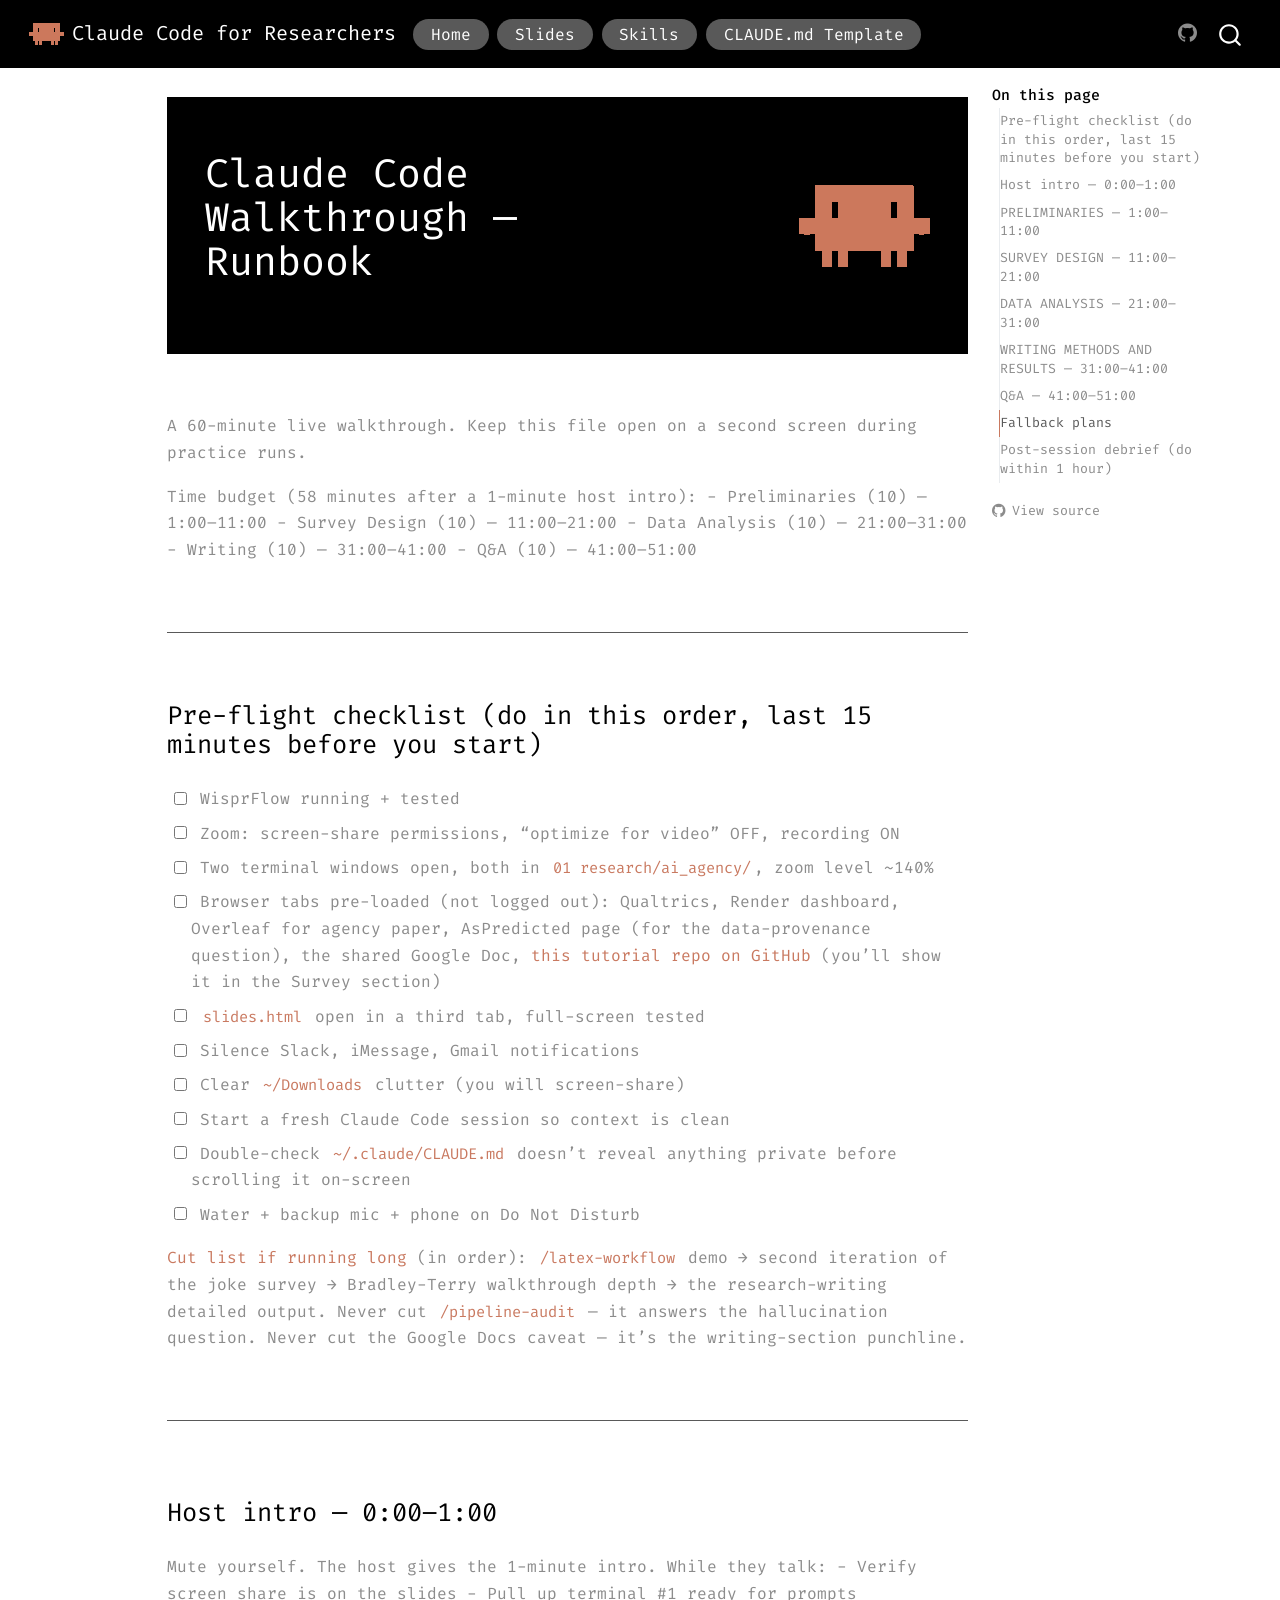
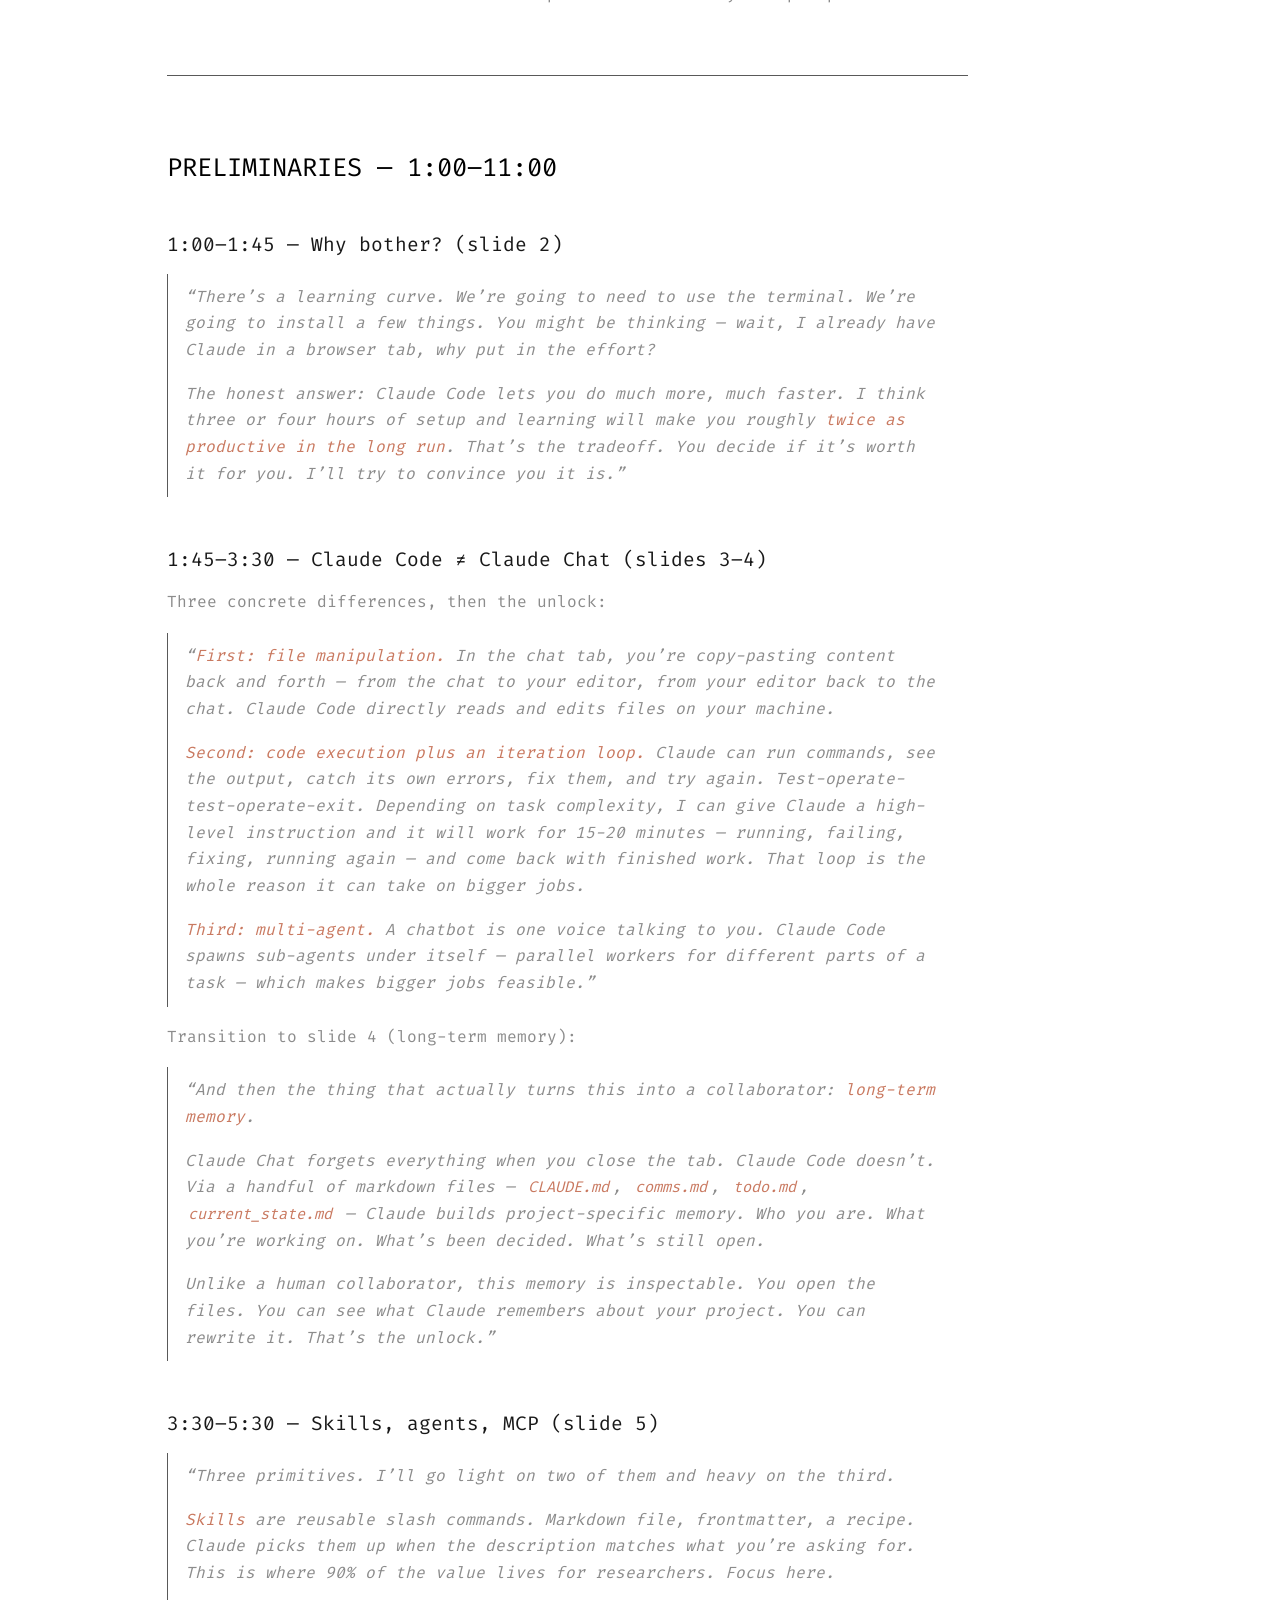
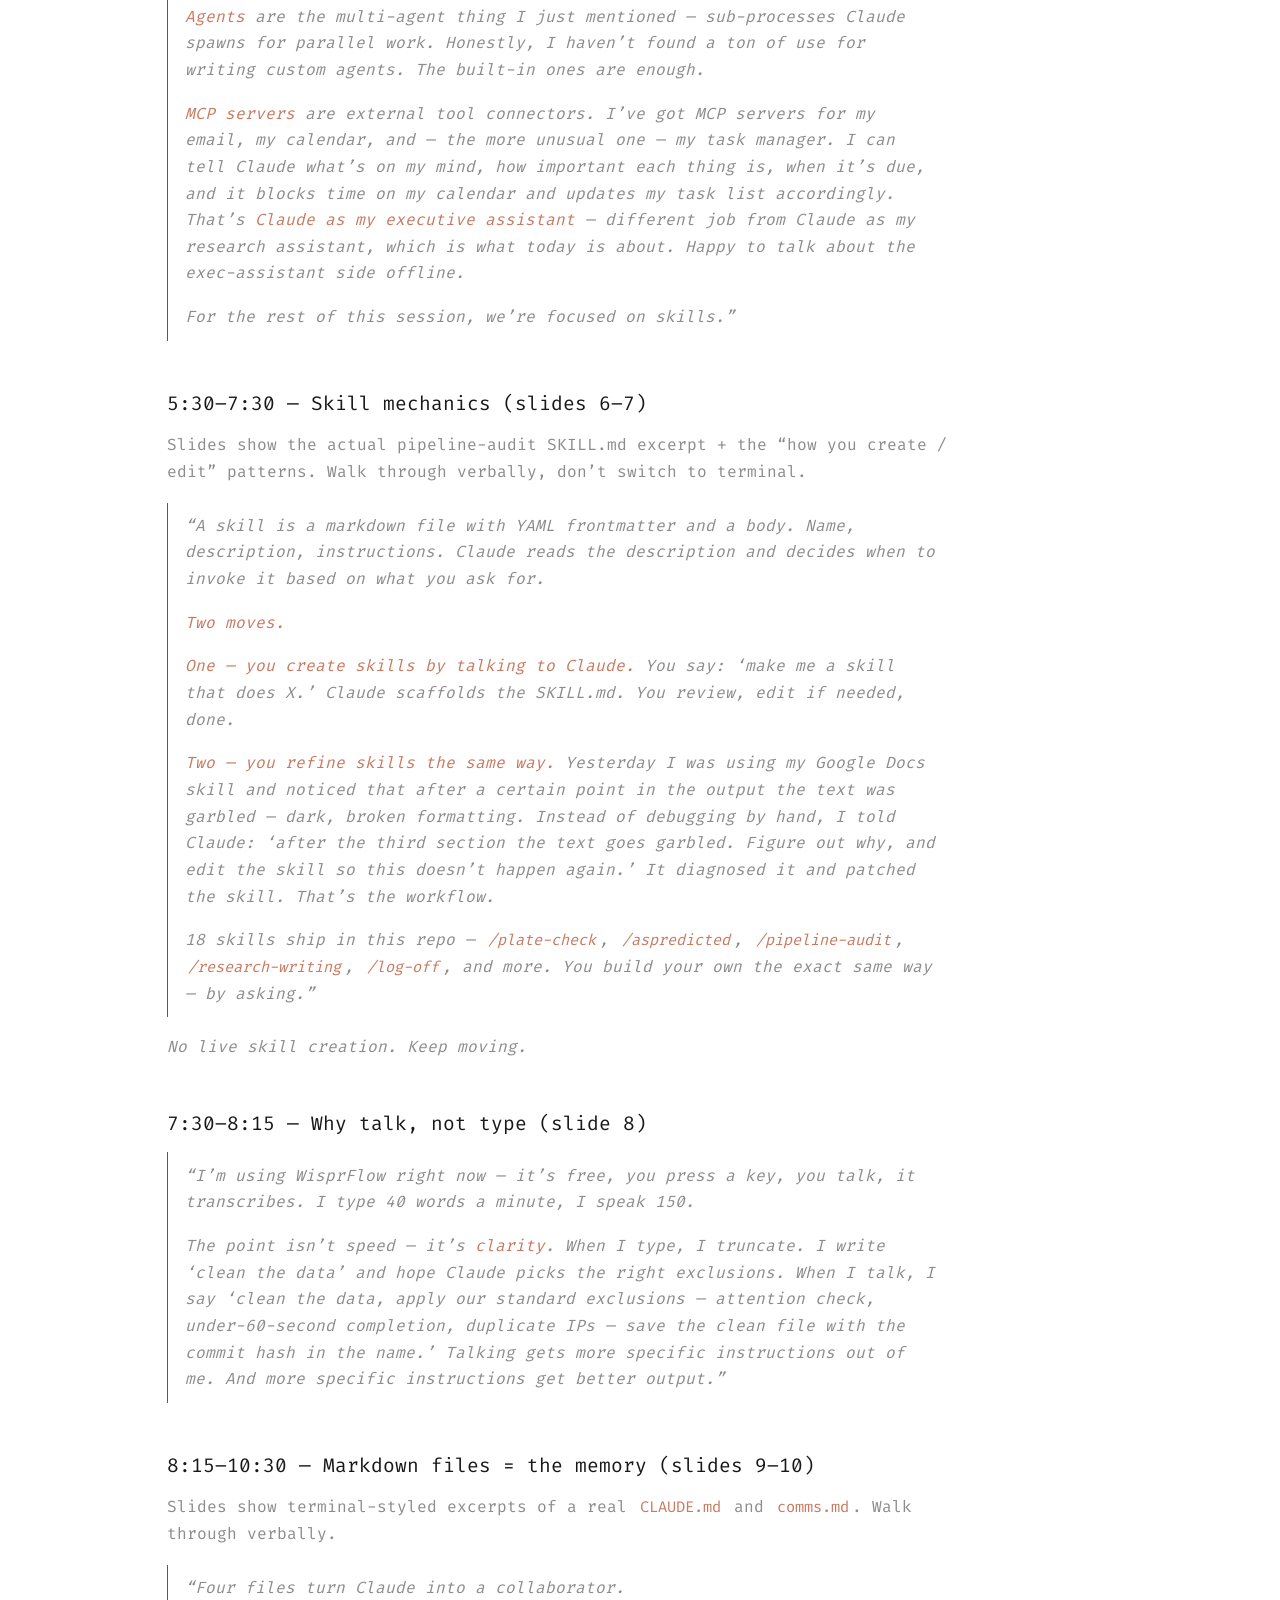
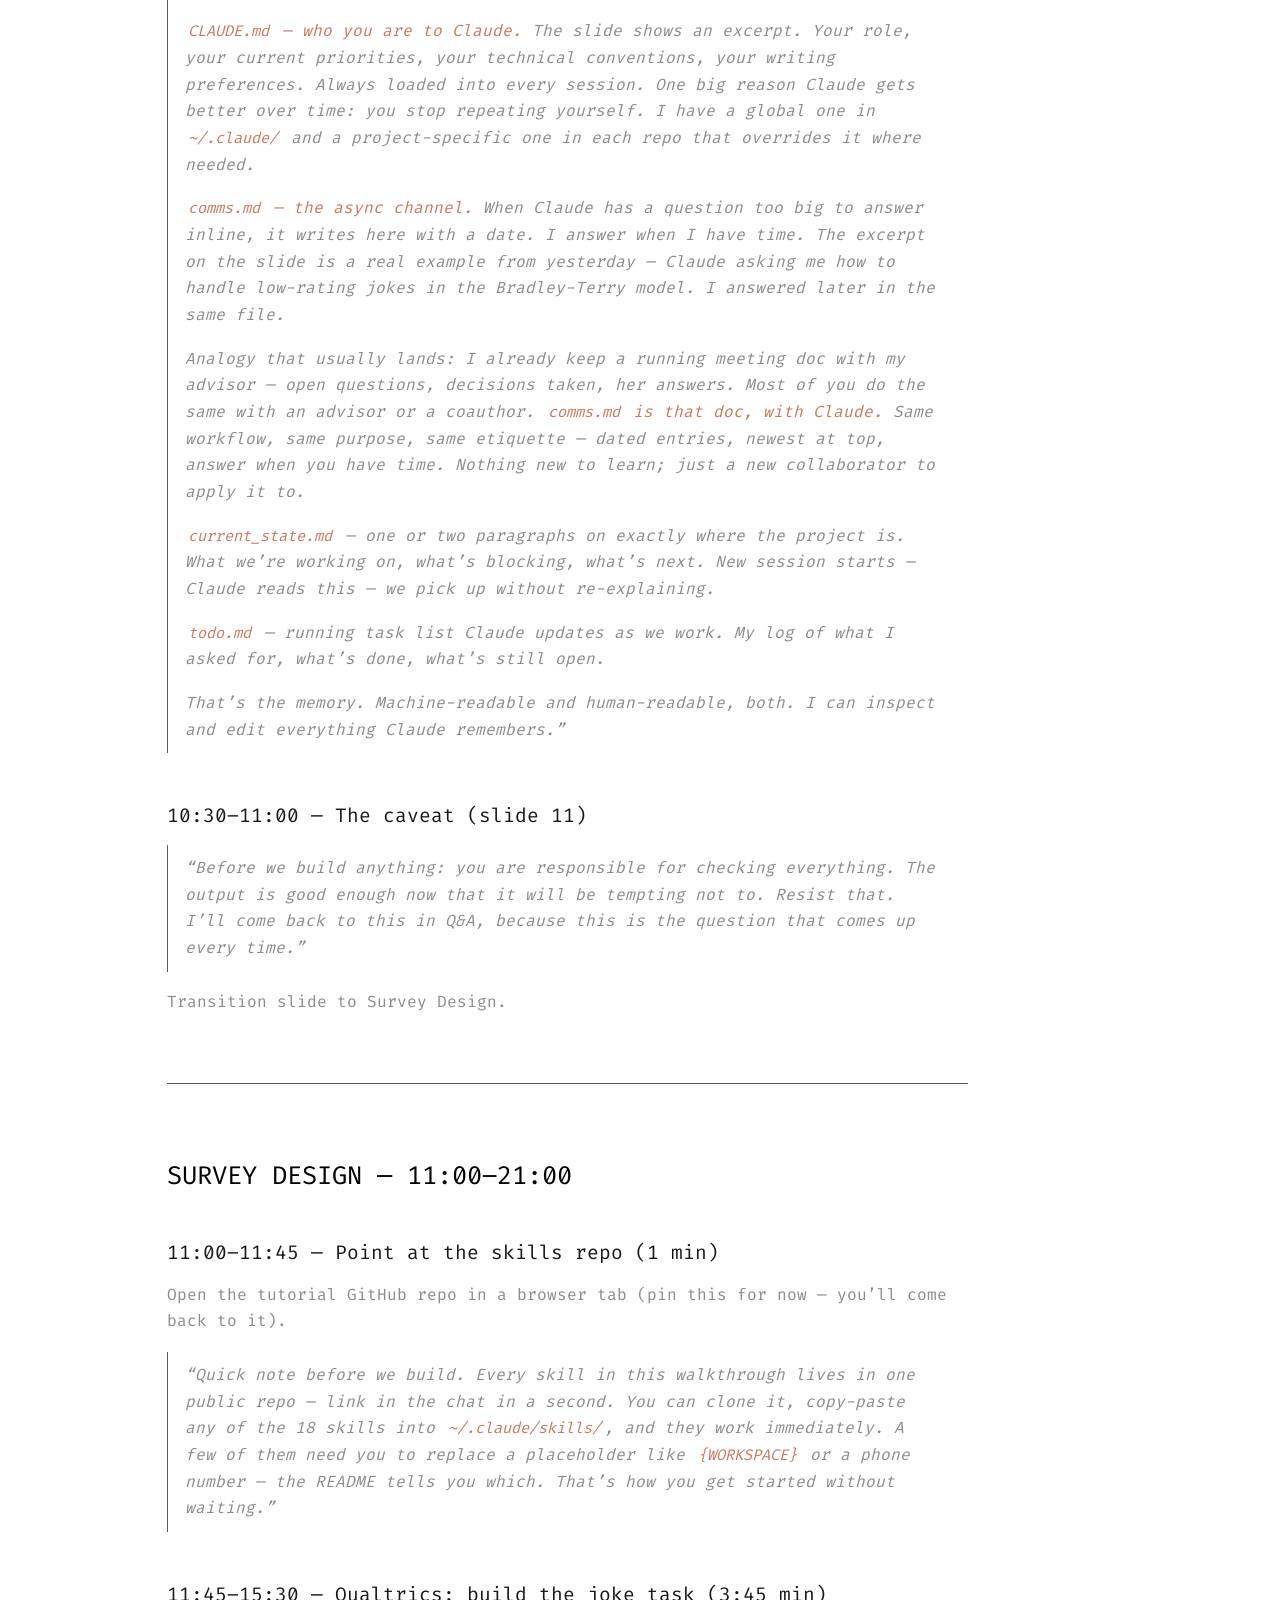
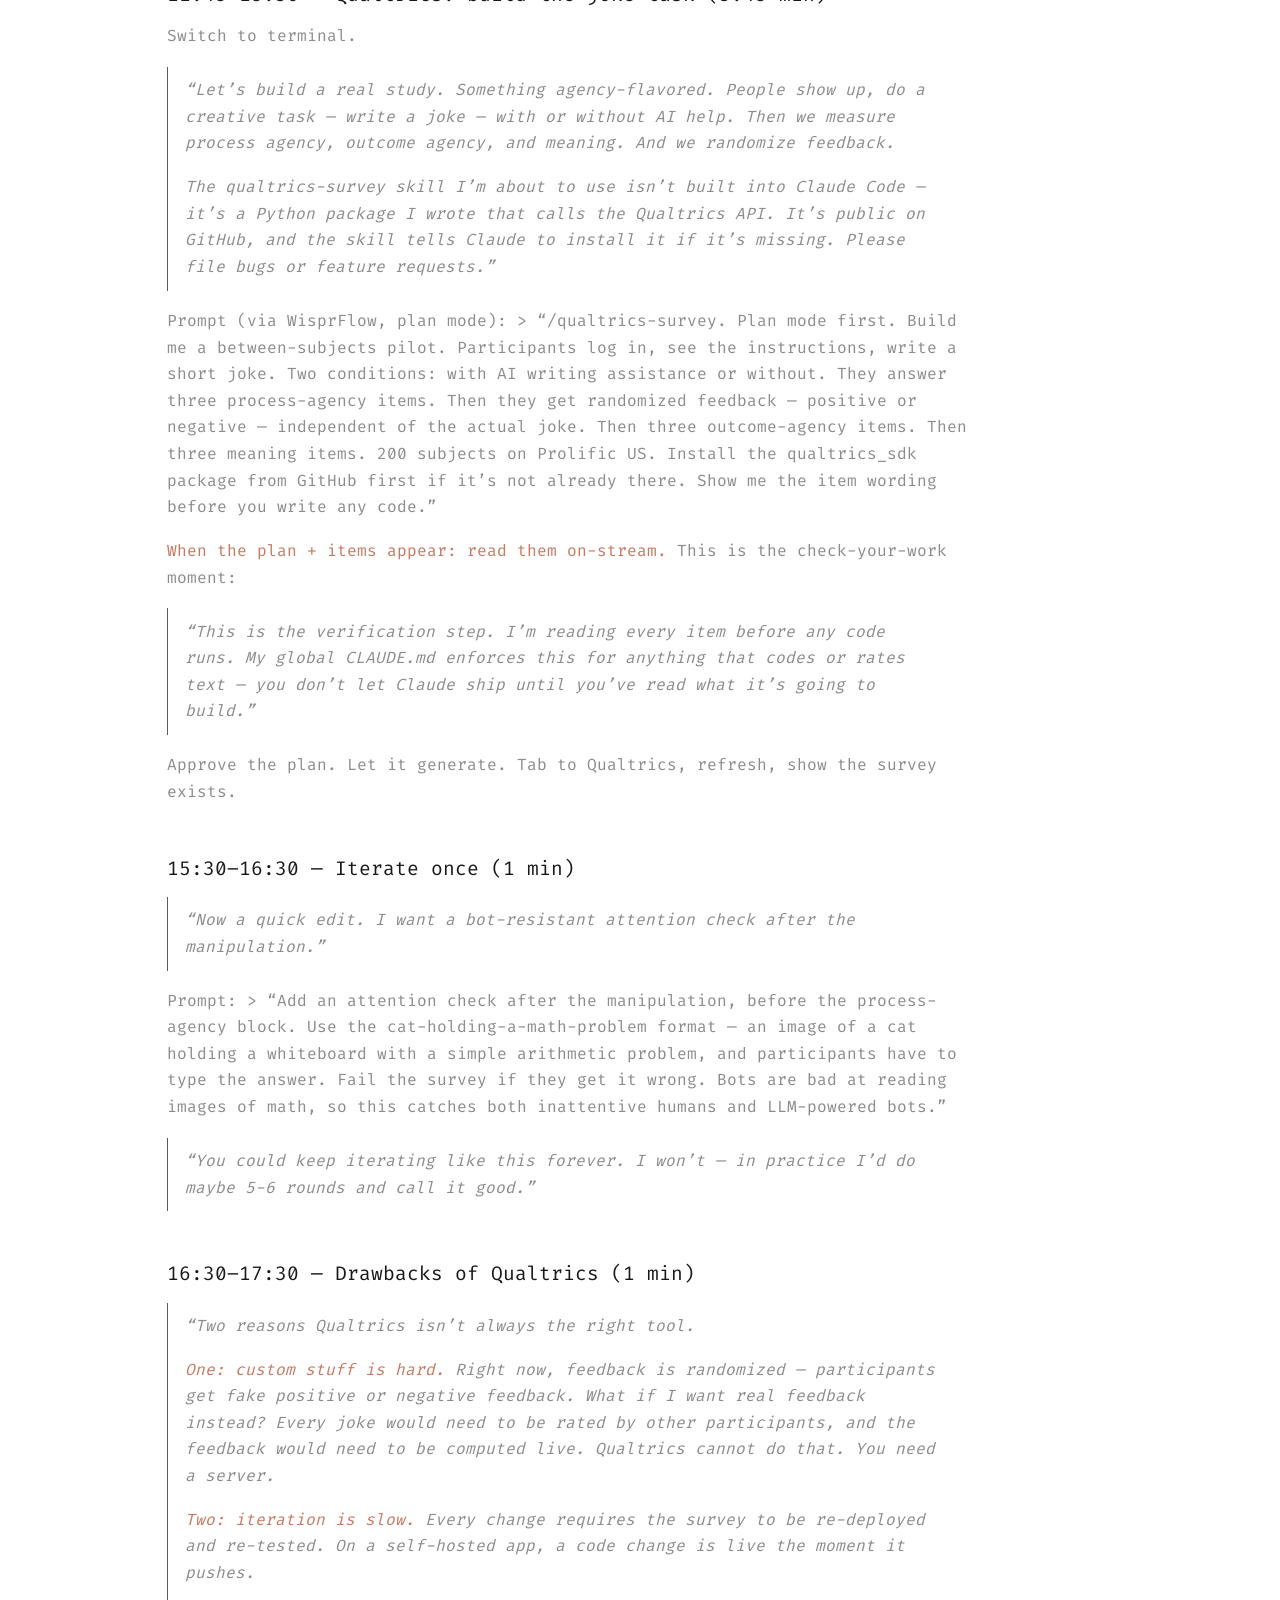
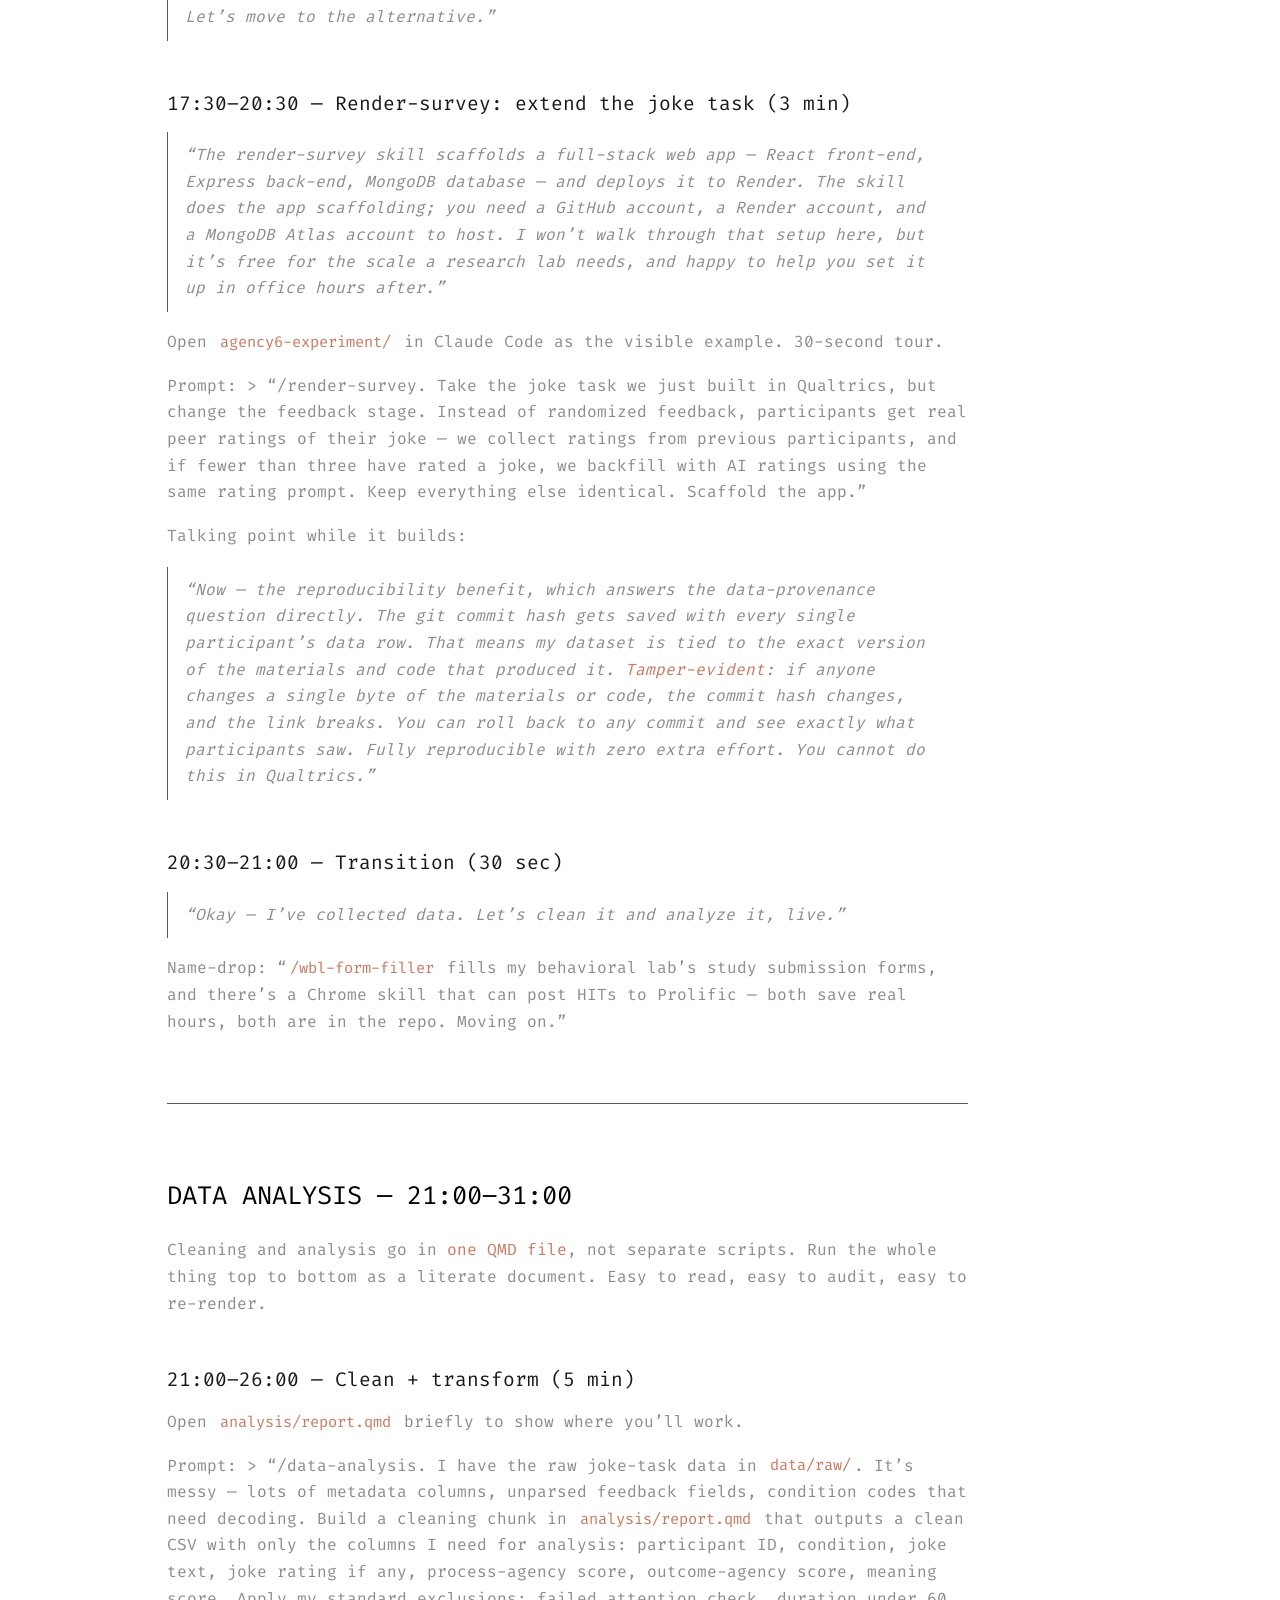
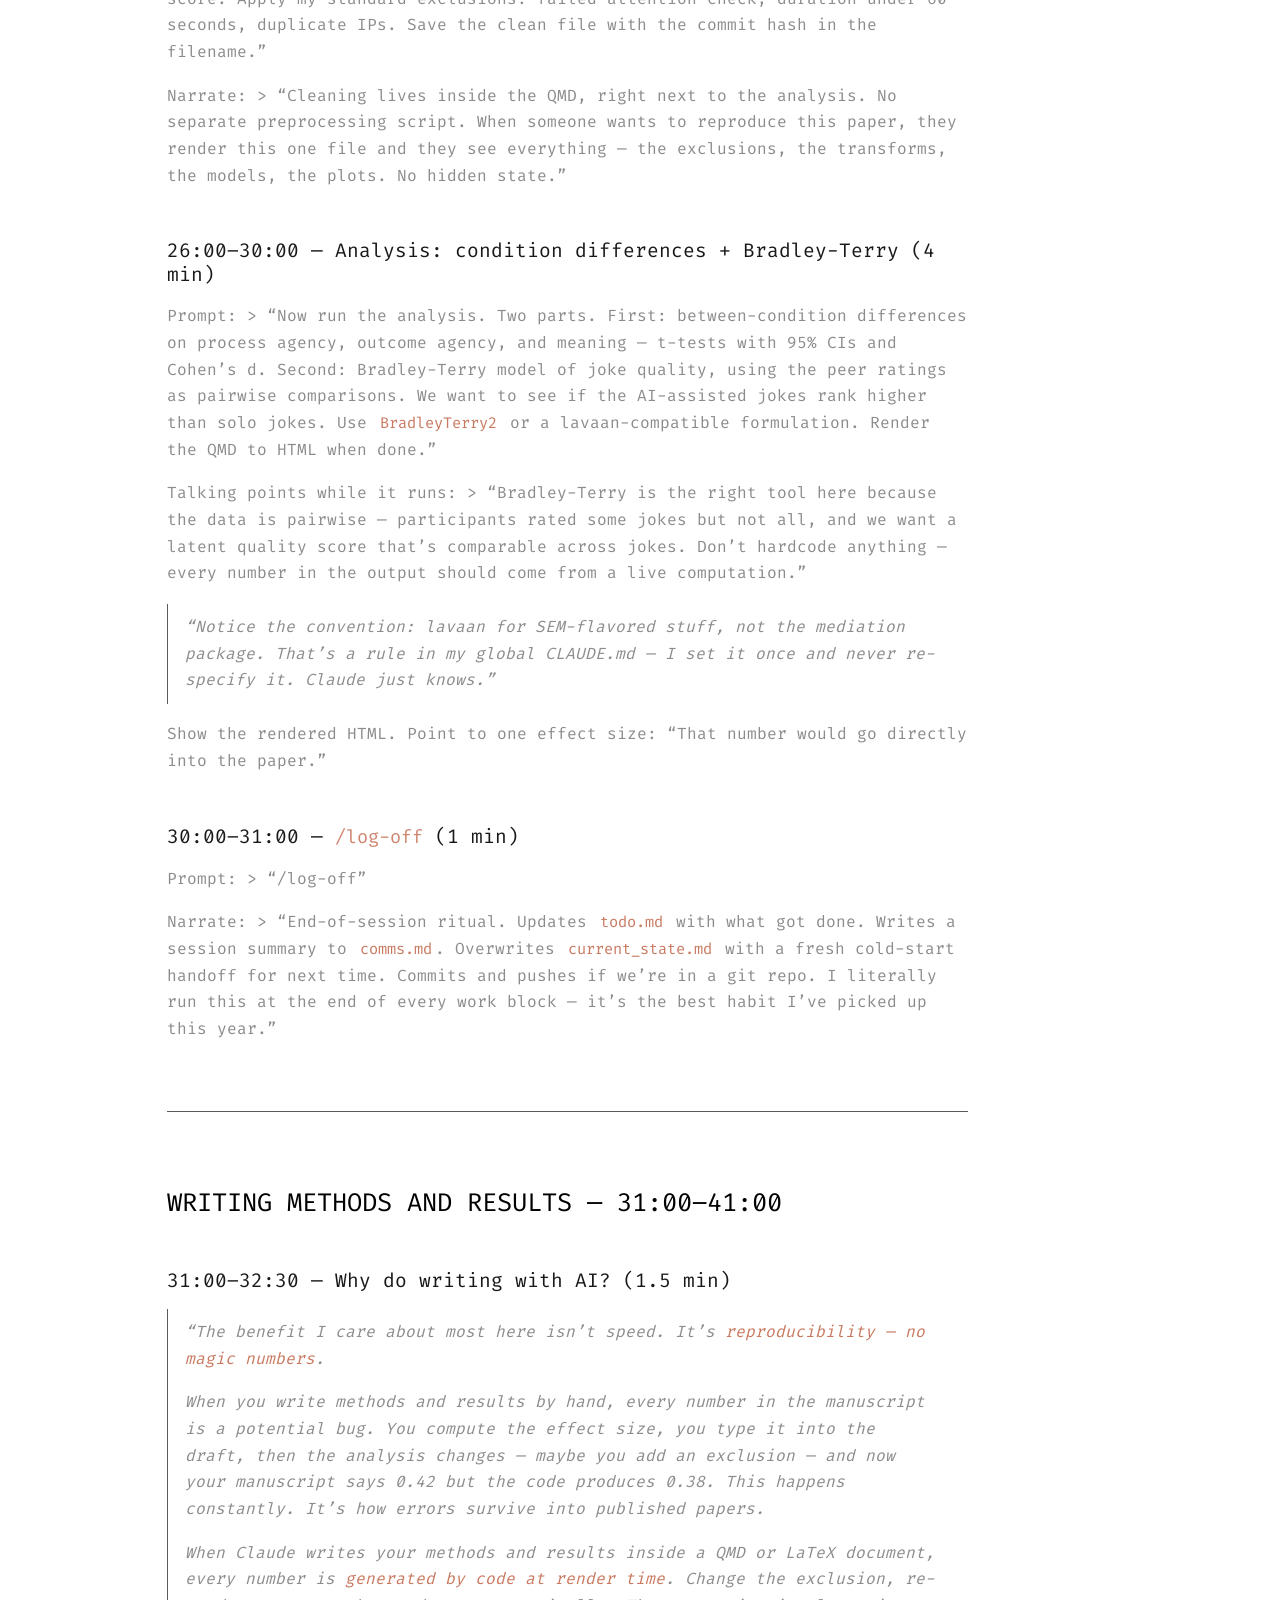
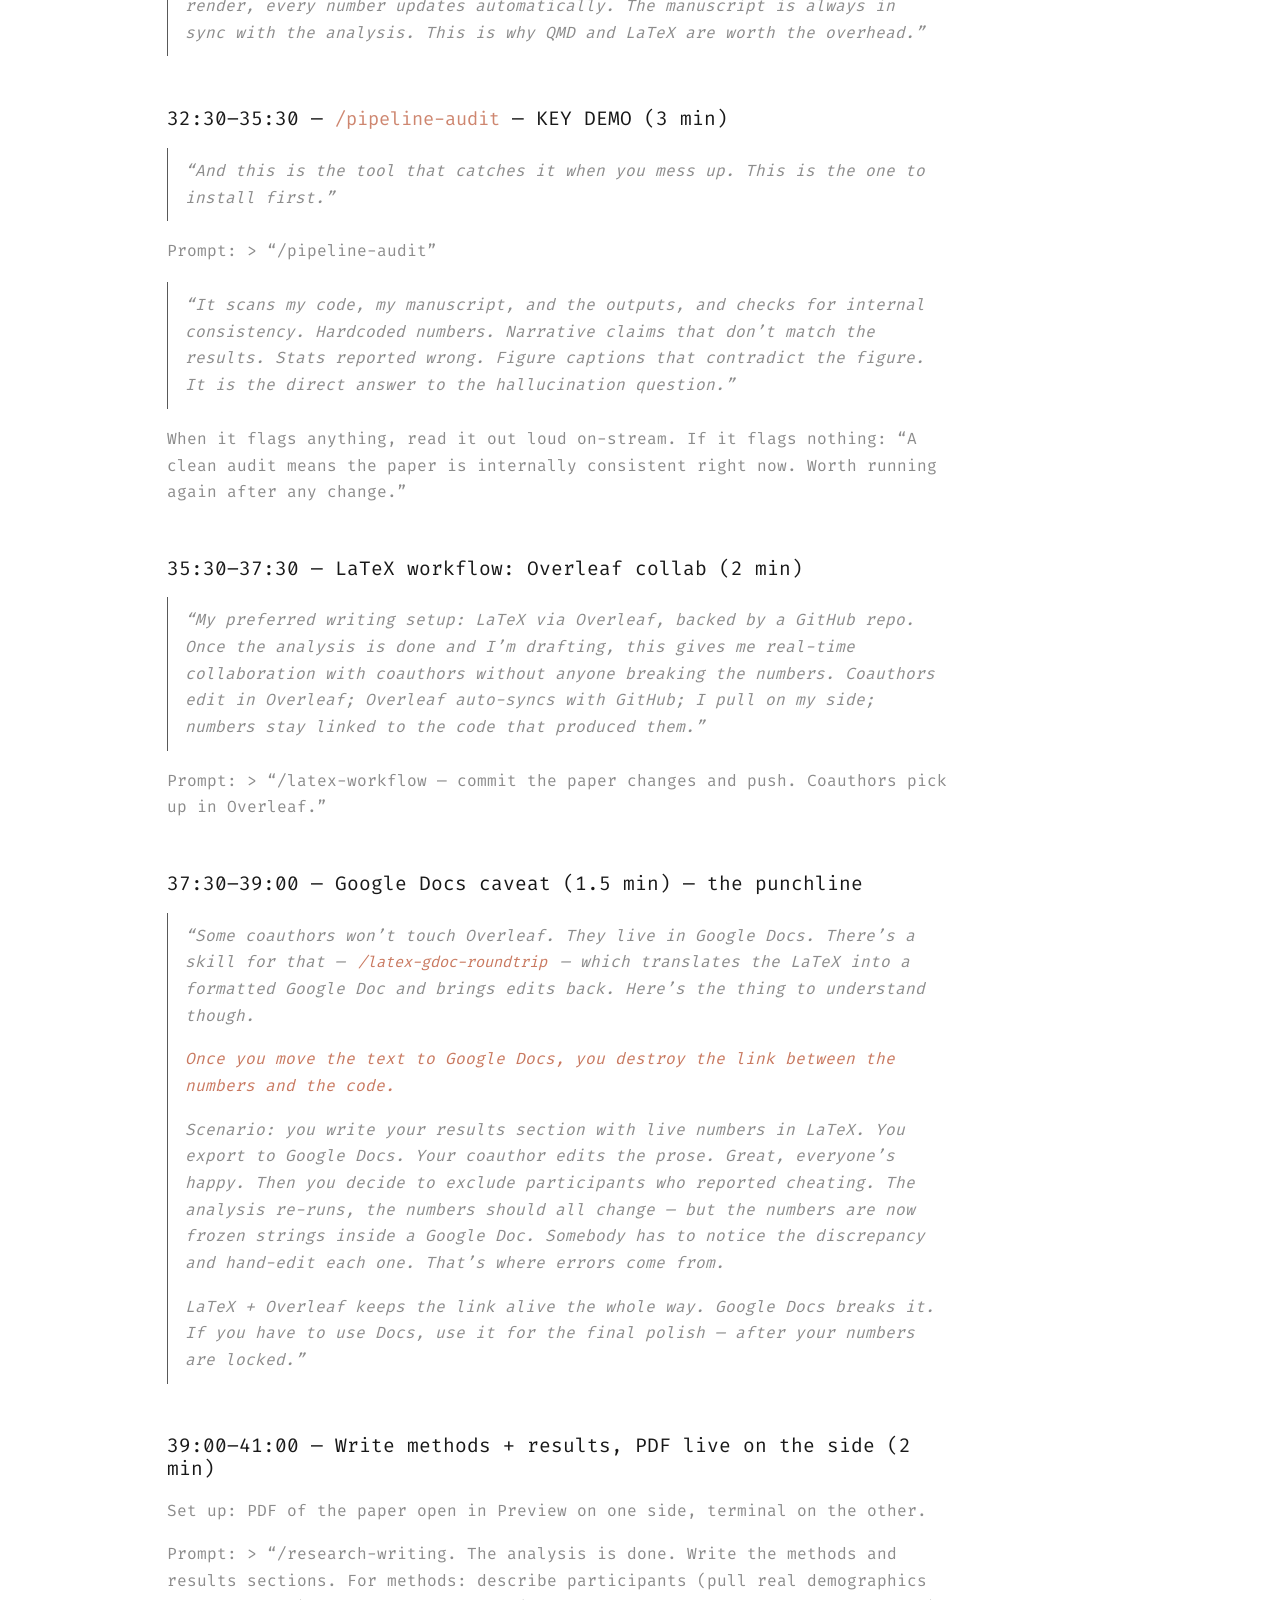
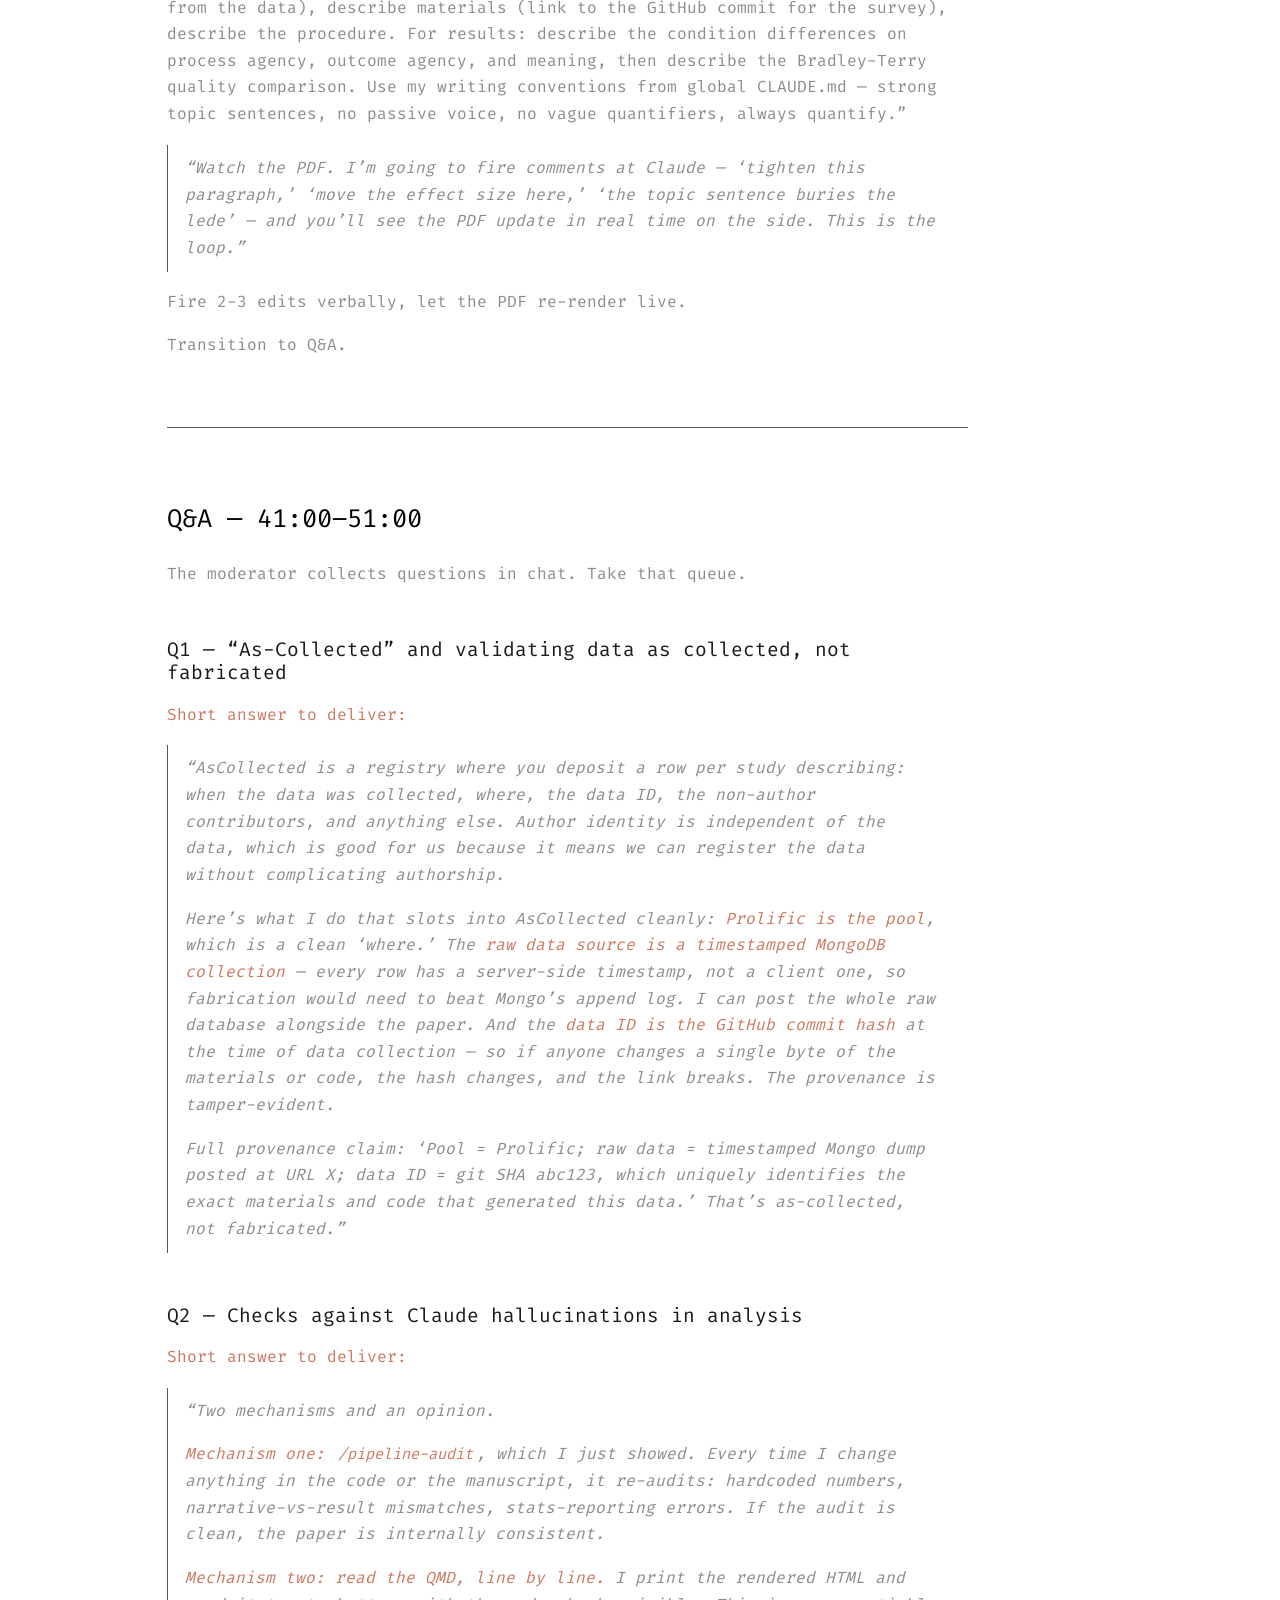
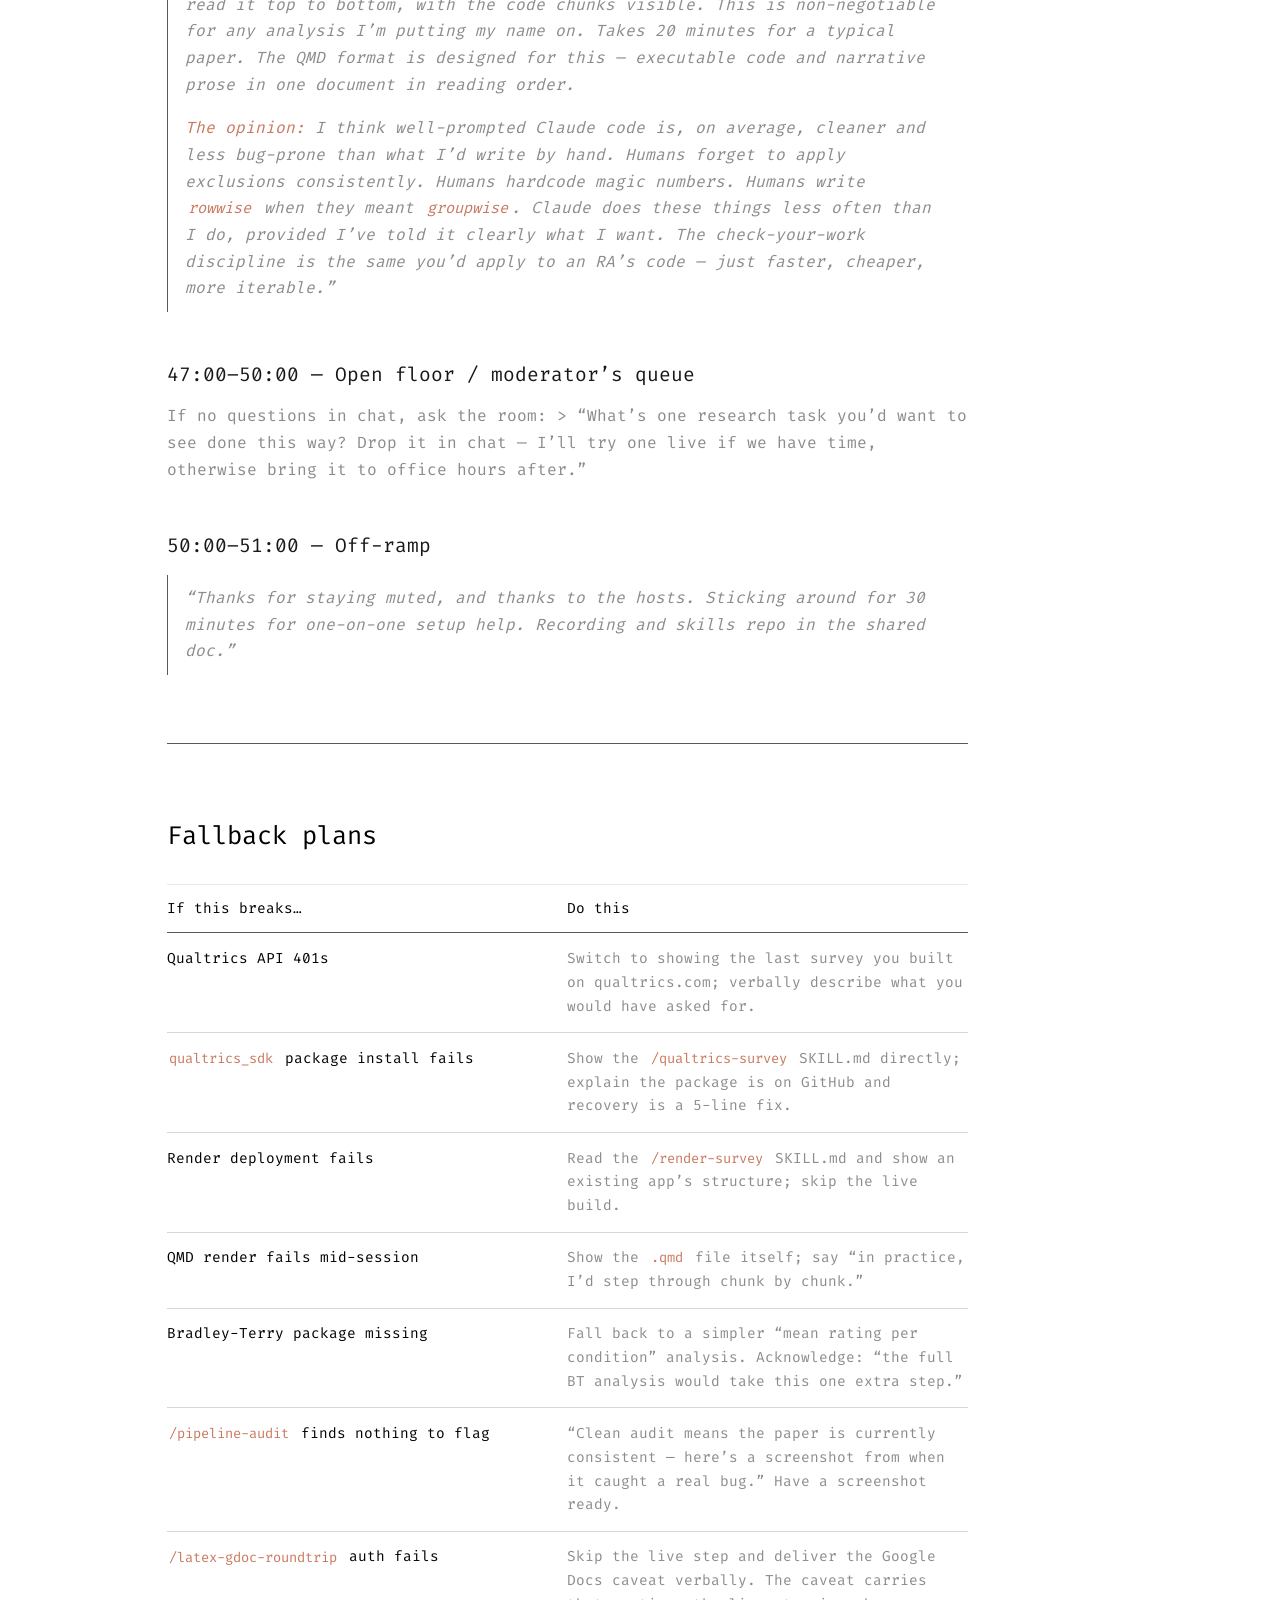
<file: demo_script.html>
<!DOCTYPE html>
<html xmlns="http://www.w3.org/1999/xhtml" lang="en" xml:lang="en"><head>

<meta charset="utf-8">
<meta name="generator" content="quarto-1.10.18">

<meta name="viewport" content="width=device-width, initial-scale=1.0, user-scalable=yes">


<title>Claude Code Walkthrough — Runbook – Claude Code for Researchers</title>
<style>
/* Default styles provided by pandoc.
** See https://pandoc.org/MANUAL.html#variables-for-html for config info.
*/
span.smallcaps{font-variant: small-caps;}
div.columns{display: flex; gap: 1.5em;}
div.column{flex: auto;}
@media screen {
div.columns{gap: min(4vw, 1.5em);}
div.column{overflow-x: auto;}
}
div.hanging-indent{margin-left: 1.5em; text-indent: -1.5em;}
ul.task-list{list-style: none;}
ul.task-list li input[type="checkbox"] {
  width: 0.8em;
  margin: 0 0.8em 0.2em -1em; /* quarto-specific, see https://github.com/quarto-dev/quarto-cli/issues/4556 */ 
  vertical-align: middle;
}
</style>


<script src="site_libs/quarto-nav/quarto-nav.js"></script>
<script src="site_libs/quarto-nav/headroom.min.js"></script>
<script src="site_libs/clipboard/clipboard.min.js"></script>
<script src="site_libs/quarto-search/autocomplete.umd.js"></script>
<script src="site_libs/quarto-search/fuse.min.js"></script>
<script src="site_libs/quarto-search/quarto-search.js"></script>
<meta name="quarto:offset" content="./">
<link href="./assets/favicon.png" rel="icon" type="image/png">
<script src="site_libs/quarto-html/quarto.js" type="module"></script>
<script src="site_libs/quarto-html/tabsets/tabsets.js" type="module"></script>
<script src="site_libs/quarto-html/popper.min.js"></script>
<script src="site_libs/quarto-html/tippy.umd.min.js"></script>
<script src="site_libs/quarto-html/anchor.min.js"></script>
<link href="site_libs/quarto-html/tippy.css" rel="stylesheet">
<link href="site_libs/quarto-html/quarto-syntax-highlighting-5cedc866073a63a8835c7182543745ef.css" rel="stylesheet" id="quarto-text-highlighting-styles">
<script src="site_libs/bootstrap/bootstrap.min.js"></script>
<link href="site_libs/bootstrap/bootstrap-icons.css" rel="stylesheet">
<link href="site_libs/bootstrap/bootstrap-7c60b756f992b22463df75023c26197f.min.css" rel="stylesheet" append-hash="true" id="quarto-bootstrap" data-mode="light">
<script id="quarto-search-options" type="application/json">{
  "location": "navbar",
  "copy-button": false,
  "collapse-after": 3,
  "panel-placement": "end",
  "type": "overlay",
  "limit": 50,
  "keyboard-shortcut": [
    "f",
    "/",
    "s"
  ],
  "show-item-context": false,
  "language": {
    "search-no-results-text": "No results",
    "search-matching-documents-text": "matching documents",
    "search-copy-link-title": "Copy link to search",
    "search-hide-matches-text": "Hide additional matches",
    "search-more-match-text": "more match in this document",
    "search-more-matches-text": "more matches in this document",
    "search-clear-button-title": "Clear",
    "search-text-placeholder": "",
    "search-detached-cancel-button-title": "Cancel",
    "search-submit-button-title": "Submit",
    "search-label": "Search"
  }
}</script>
<link rel="preconnect" href="https://fonts.googleapis.com">
<link rel="preconnect" href="https://fonts.gstatic.com" crossorigin="">
<link rel="stylesheet" href="https://fonts.googleapis.com/css2?family=Fira+Code:wght@400&amp;display=swap">
<meta name="robots" content="noindex, nofollow, noarchive">


</head>

<body class="nav-fixed quarto-light">

<div id="quarto-search-results"></div>
  <header id="quarto-header" class="headroom fixed-top">
    <nav class="navbar navbar-expand-lg " data-bs-theme="dark">
      <div class="navbar-container container-fluid">
      <div class="navbar-brand-container mx-auto">
    <a href="./index.html" class="navbar-brand navbar-brand-logo">
    <img src="./assets/mascot.png" alt="" class="navbar-logo light-content">
    <img src="./assets/mascot.png" alt="" class="navbar-logo dark-content">
    </a>
    <a class="navbar-brand" href="./index.html">
    <span class="navbar-title">Claude Code for Researchers</span>
    </a>
  </div>
            <div id="quarto-search" class="" title="Search"></div>
          <button class="navbar-toggler" type="button" data-bs-toggle="collapse" data-bs-target="#navbarCollapse" aria-controls="navbarCollapse" role="menu" aria-expanded="false" aria-label="Toggle navigation" onclick="if (window.quartoToggleHeadroom) { window.quartoToggleHeadroom(); }">
  <span class="navbar-toggler-icon"></span>
</button>
          <div class="collapse navbar-collapse" id="navbarCollapse">
            <ul class="navbar-nav navbar-nav-scroll me-auto">
  <li class="nav-item">
    <a class="nav-link" href="./index.html"> 
<span class="menu-text">Home</span></a>
  </li>  
  <li class="nav-item">
    <a class="nav-link" href="https://docs.google.com/presentation/d/1j67OxP7MQudUdp6t-OtCPzaASTS8nBktCXalzXrvC1g/present"> 
<span class="menu-text">Slides</span></a>
  </li>  
  <li class="nav-item">
    <a class="nav-link" href="./skills/index.html"> 
<span class="menu-text">Skills</span></a>
  </li>  
  <li class="nav-item">
    <a class="nav-link" href="./TEMPLATE_CLAUDE.html"> 
<span class="menu-text">CLAUDE.md Template</span></a>
  </li>  
</ul>
            <ul class="navbar-nav navbar-nav-scroll ms-auto">
  <li class="nav-item compact">
    <a class="nav-link" href="https://github.com/lirabenjamin/claude-code-for-researchers"> <i class="bi bi-github" role="img" aria-label="GitHub">
</i> 
<span class="menu-text"></span></a>
  </li>  
</ul>
          </div> <!-- /navcollapse -->
            <div class="quarto-navbar-tools">
</div>
      </div> <!-- /container-fluid -->
    </nav>
</header>
<!-- content -->
<div id="quarto-content" class="quarto-container page-columns page-rows-contents page-layout-article page-navbar">
<!-- sidebar -->
<!-- margin-sidebar -->
    <div id="quarto-margin-sidebar" class="sidebar margin-sidebar">
        <nav id="TOC" role="doc-toc" class="toc-active">
    <h2 id="toc-title">On this page</h2>
   
  <ul>
  <li><a href="#pre-flight-checklist-do-in-this-order-last-15-minutes-before-you-start" id="toc-pre-flight-checklist-do-in-this-order-last-15-minutes-before-you-start" class="nav-link active" data-scroll-target="#pre-flight-checklist-do-in-this-order-last-15-minutes-before-you-start">Pre-flight checklist (do in this order, last 15 minutes before you start)</a></li>
  <li><a href="#host-intro-000100" id="toc-host-intro-000100" class="nav-link" data-scroll-target="#host-intro-000100">Host intro — 0:00–1:00</a></li>
  <li><a href="#preliminaries-1001100" id="toc-preliminaries-1001100" class="nav-link" data-scroll-target="#preliminaries-1001100">PRELIMINARIES — 1:00–11:00</a>
  <ul class="collapse">
  <li><a href="#why-bother-slide-2" id="toc-why-bother-slide-2" class="nav-link" data-scroll-target="#why-bother-slide-2">1:00–1:45 — Why bother? (slide 2)</a></li>
  <li><a href="#claude-code-claude-chat-slides-34" id="toc-claude-code-claude-chat-slides-34" class="nav-link" data-scroll-target="#claude-code-claude-chat-slides-34">1:45–3:30 — Claude Code ≠ Claude Chat (slides 3–4)</a></li>
  <li><a href="#skills-agents-mcp-slide-5" id="toc-skills-agents-mcp-slide-5" class="nav-link" data-scroll-target="#skills-agents-mcp-slide-5">3:30–5:30 — Skills, agents, MCP (slide 5)</a></li>
  <li><a href="#skill-mechanics-slides-67" id="toc-skill-mechanics-slides-67" class="nav-link" data-scroll-target="#skill-mechanics-slides-67">5:30–7:30 — Skill mechanics (slides 6–7)</a></li>
  <li><a href="#why-talk-not-type-slide-8" id="toc-why-talk-not-type-slide-8" class="nav-link" data-scroll-target="#why-talk-not-type-slide-8">7:30–8:15 — Why talk, not type (slide 8)</a></li>
  <li><a href="#markdown-files-the-memory-slides-910" id="toc-markdown-files-the-memory-slides-910" class="nav-link" data-scroll-target="#markdown-files-the-memory-slides-910">8:15–10:30 — Markdown files = the memory (slides 9–10)</a></li>
  <li><a href="#the-caveat-slide-11" id="toc-the-caveat-slide-11" class="nav-link" data-scroll-target="#the-caveat-slide-11">10:30–11:00 — The caveat (slide 11)</a></li>
  </ul></li>
  <li><a href="#survey-design-11002100" id="toc-survey-design-11002100" class="nav-link" data-scroll-target="#survey-design-11002100">SURVEY DESIGN — 11:00–21:00</a>
  <ul class="collapse">
  <li><a href="#point-at-the-skills-repo-1-min" id="toc-point-at-the-skills-repo-1-min" class="nav-link" data-scroll-target="#point-at-the-skills-repo-1-min">11:00–11:45 — Point at the skills repo (1 min)</a></li>
  <li><a href="#qualtrics-build-the-joke-task-345-min" id="toc-qualtrics-build-the-joke-task-345-min" class="nav-link" data-scroll-target="#qualtrics-build-the-joke-task-345-min">11:45–15:30 — Qualtrics: build the joke task (3:45 min)</a></li>
  <li><a href="#iterate-once-1-min" id="toc-iterate-once-1-min" class="nav-link" data-scroll-target="#iterate-once-1-min">15:30–16:30 — Iterate once (1 min)</a></li>
  <li><a href="#drawbacks-of-qualtrics-1-min" id="toc-drawbacks-of-qualtrics-1-min" class="nav-link" data-scroll-target="#drawbacks-of-qualtrics-1-min">16:30–17:30 — Drawbacks of Qualtrics (1 min)</a></li>
  <li><a href="#render-survey-extend-the-joke-task-3-min" id="toc-render-survey-extend-the-joke-task-3-min" class="nav-link" data-scroll-target="#render-survey-extend-the-joke-task-3-min">17:30–20:30 — Render-survey: extend the joke task (3 min)</a></li>
  <li><a href="#transition-30-sec" id="toc-transition-30-sec" class="nav-link" data-scroll-target="#transition-30-sec">20:30–21:00 — Transition (30 sec)</a></li>
  </ul></li>
  <li><a href="#data-analysis-21003100" id="toc-data-analysis-21003100" class="nav-link" data-scroll-target="#data-analysis-21003100">DATA ANALYSIS — 21:00–31:00</a>
  <ul class="collapse">
  <li><a href="#clean-transform-5-min" id="toc-clean-transform-5-min" class="nav-link" data-scroll-target="#clean-transform-5-min">21:00–26:00 — Clean + transform (5 min)</a></li>
  <li><a href="#analysis-condition-differences-bradley-terry-4-min" id="toc-analysis-condition-differences-bradley-terry-4-min" class="nav-link" data-scroll-target="#analysis-condition-differences-bradley-terry-4-min">26:00–30:00 — Analysis: condition differences + Bradley-Terry (4 min)</a></li>
  <li><a href="#log-off-1-min" id="toc-log-off-1-min" class="nav-link" data-scroll-target="#log-off-1-min">30:00–31:00 — <code>/log-off</code> (1 min)</a></li>
  </ul></li>
  <li><a href="#writing-methods-and-results-31004100" id="toc-writing-methods-and-results-31004100" class="nav-link" data-scroll-target="#writing-methods-and-results-31004100">WRITING METHODS AND RESULTS — 31:00–41:00</a>
  <ul class="collapse">
  <li><a href="#why-do-writing-with-ai-1.5-min" id="toc-why-do-writing-with-ai-1.5-min" class="nav-link" data-scroll-target="#why-do-writing-with-ai-1.5-min">31:00–32:30 — Why do writing with AI? (1.5 min)</a></li>
  <li><a href="#pipeline-audit-key-demo-3-min" id="toc-pipeline-audit-key-demo-3-min" class="nav-link" data-scroll-target="#pipeline-audit-key-demo-3-min">32:30–35:30 — <code>/pipeline-audit</code> — KEY DEMO (3 min)</a></li>
  <li><a href="#latex-workflow-overleaf-collab-2-min" id="toc-latex-workflow-overleaf-collab-2-min" class="nav-link" data-scroll-target="#latex-workflow-overleaf-collab-2-min">35:30–37:30 — LaTeX workflow: Overleaf collab (2 min)</a></li>
  <li><a href="#google-docs-caveat-1.5-min-the-punchline" id="toc-google-docs-caveat-1.5-min-the-punchline" class="nav-link" data-scroll-target="#google-docs-caveat-1.5-min-the-punchline">37:30–39:00 — Google Docs caveat (1.5 min) — the punchline</a></li>
  <li><a href="#write-methods-results-pdf-live-on-the-side-2-min" id="toc-write-methods-results-pdf-live-on-the-side-2-min" class="nav-link" data-scroll-target="#write-methods-results-pdf-live-on-the-side-2-min">39:00–41:00 — Write methods + results, PDF live on the side (2 min)</a></li>
  </ul></li>
  <li><a href="#qa-41005100" id="toc-qa-41005100" class="nav-link" data-scroll-target="#qa-41005100">Q&amp;A — 41:00–51:00</a>
  <ul class="collapse">
  <li><a href="#q1-as-collected-and-validating-data-as-collected-not-fabricated" id="toc-q1-as-collected-and-validating-data-as-collected-not-fabricated" class="nav-link" data-scroll-target="#q1-as-collected-and-validating-data-as-collected-not-fabricated">Q1 — “As-Collected” and validating data as collected, not fabricated</a></li>
  <li><a href="#q2-checks-against-claude-hallucinations-in-analysis" id="toc-q2-checks-against-claude-hallucinations-in-analysis" class="nav-link" data-scroll-target="#q2-checks-against-claude-hallucinations-in-analysis">Q2 — Checks against Claude hallucinations in analysis</a></li>
  <li><a href="#open-floor-moderators-queue" id="toc-open-floor-moderators-queue" class="nav-link" data-scroll-target="#open-floor-moderators-queue">47:00–50:00 — Open floor / moderator’s queue</a></li>
  <li><a href="#off-ramp" id="toc-off-ramp" class="nav-link" data-scroll-target="#off-ramp">50:00–51:00 — Off-ramp</a></li>
  </ul></li>
  <li><a href="#fallback-plans" id="toc-fallback-plans" class="nav-link" data-scroll-target="#fallback-plans">Fallback plans</a></li>
  <li><a href="#post-session-debrief-do-within-1-hour" id="toc-post-session-debrief-do-within-1-hour" class="nav-link" data-scroll-target="#post-session-debrief-do-within-1-hour">Post-session debrief (do within 1 hour)</a></li>
  </ul>
<div class="toc-actions"><ul><li><a href="https://github.com/lirabenjamin/claude-code-for-researchers/blob/main/demo_script.md" class="toc-action"><i class="bi bi-github"></i>View source</a></li></ul></div></nav>
    </div>
<!-- main -->
<main class="content" id="quarto-document-content">

<header id="title-block-header" class="quarto-title-block default">
<div class="quarto-title">
<h1 class="title">Claude Code Walkthrough — Runbook</h1>
</div>



<div class="quarto-title-meta">

    
  
    
  </div>
  


</header>


<p>A 60-minute live walkthrough. Keep this file open on a second screen during practice runs.</p>
<p>Time budget (58 minutes after a 1-minute host intro): - Preliminaries (10) — 1:00–11:00 - Survey Design (10) — 11:00–21:00 - Data Analysis (10) — 21:00–31:00 - Writing (10) — 31:00–41:00 - Q&amp;A (10) — 41:00–51:00</p>
<hr>
<section id="pre-flight-checklist-do-in-this-order-last-15-minutes-before-you-start" class="level2">
<h2 class="anchored" data-anchor-id="pre-flight-checklist-do-in-this-order-last-15-minutes-before-you-start">Pre-flight checklist (do in this order, last 15 minutes before you start)</h2>
<ul class="task-list">
<li><label><input type="checkbox">WisprFlow running + tested</label></li>
<li><label><input type="checkbox">Zoom: screen-share permissions, “optimize for video” OFF, recording ON</label></li>
<li><label><input type="checkbox">Two terminal windows open, both in <code>01 research/ai_agency/</code>, zoom level ~140%</label></li>
<li><label><input type="checkbox">Browser tabs pre-loaded (not logged out): Qualtrics, Render dashboard, Overleaf for agency paper, AsPredicted page (for the data-provenance question), the shared Google Doc, <strong>this tutorial repo on GitHub</strong> (you’ll show it in the Survey section)</label></li>
<li><label><input type="checkbox"><code>slides.html</code> open in a third tab, full-screen tested</label></li>
<li><label><input type="checkbox">Silence Slack, iMessage, Gmail notifications</label></li>
<li><label><input type="checkbox">Clear <code>~/Downloads</code> clutter (you will screen-share)</label></li>
<li><label><input type="checkbox">Start a fresh Claude Code session so context is clean</label></li>
<li><label><input type="checkbox">Double-check <code>~/.claude/CLAUDE.md</code> doesn’t reveal anything private before scrolling it on-screen</label></li>
<li><label><input type="checkbox">Water + backup mic + phone on Do Not Disturb</label></li>
</ul>
<p><strong>Cut list if running long</strong> (in order): <code>/latex-workflow</code> demo → second iteration of the joke survey → Bradley-Terry walkthrough depth → the research-writing detailed output. Never cut <code>/pipeline-audit</code> — it answers the hallucination question. Never cut the Google Docs caveat — it’s the writing-section punchline.</p>
<hr>
</section>
<section id="host-intro-000100" class="level2">
<h2 class="anchored" data-anchor-id="host-intro-000100">Host intro — 0:00–1:00</h2>
<p>Mute yourself. The host gives the 1-minute intro. While they talk: - Verify screen share is on the slides - Pull up terminal #1 ready for prompts</p>
<hr>
</section>
<section id="preliminaries-1001100" class="level2">
<h2 class="anchored" data-anchor-id="preliminaries-1001100">PRELIMINARIES — 1:00–11:00</h2>
<section id="why-bother-slide-2" class="level3">
<h3 class="anchored" data-anchor-id="why-bother-slide-2">1:00–1:45 — Why bother? (slide 2)</h3>
<blockquote class="blockquote">
<p>“There’s a learning curve. We’re going to need to use the terminal. We’re going to install a few things. You might be thinking — wait, I already have Claude in a browser tab, why put in the effort?</p>
<p>The honest answer: Claude Code lets you do much more, much faster. I think three or four hours of setup and learning will make you roughly <strong>twice as productive in the long run</strong>. That’s the tradeoff. You decide if it’s worth it for you. I’ll try to convince you it is.”</p>
</blockquote>
</section>
<section id="claude-code-claude-chat-slides-34" class="level3">
<h3 class="anchored" data-anchor-id="claude-code-claude-chat-slides-34">1:45–3:30 — Claude Code ≠ Claude Chat (slides 3–4)</h3>
<p>Three concrete differences, then the unlock:</p>
<blockquote class="blockquote">
<p>“<strong>First: file manipulation.</strong> In the chat tab, you’re copy-pasting content back and forth — from the chat to your editor, from your editor back to the chat. Claude Code directly reads and edits files on your machine.</p>
<p><strong>Second: code execution plus an iteration loop.</strong> Claude can run commands, see the output, catch its own errors, fix them, and try again. Test-operate-test-operate-exit. Depending on task complexity, I can give Claude a high-level instruction and it will work for 15-20 minutes — running, failing, fixing, running again — and come back with finished work. That loop is the whole reason it can take on bigger jobs.</p>
<p><strong>Third: multi-agent.</strong> A chatbot is one voice talking to you. Claude Code spawns sub-agents under itself — parallel workers for different parts of a task — which makes bigger jobs feasible.”</p>
</blockquote>
<p>Transition to slide 4 (long-term memory):</p>
<blockquote class="blockquote">
<p>“And then the thing that actually turns this into a collaborator: <strong>long-term memory</strong>.</p>
<p>Claude Chat forgets everything when you close the tab. Claude Code doesn’t. Via a handful of markdown files — <code>CLAUDE.md</code>, <code>comms.md</code>, <code>todo.md</code>, <code>current_state.md</code> — Claude builds project-specific memory. Who you are. What you’re working on. What’s been decided. What’s still open.</p>
<p>Unlike a human collaborator, this memory is inspectable. You open the files. You can see what Claude remembers about your project. You can rewrite it. That’s the unlock.”</p>
</blockquote>
</section>
<section id="skills-agents-mcp-slide-5" class="level3">
<h3 class="anchored" data-anchor-id="skills-agents-mcp-slide-5">3:30–5:30 — Skills, agents, MCP (slide 5)</h3>
<blockquote class="blockquote">
<p>“Three primitives. I’ll go light on two of them and heavy on the third.</p>
<p><strong>Skills</strong> are reusable slash commands. Markdown file, frontmatter, a recipe. Claude picks them up when the description matches what you’re asking for. This is where 90% of the value lives for researchers. Focus here.</p>
<p><strong>Agents</strong> are the multi-agent thing I just mentioned — sub-processes Claude spawns for parallel work. Honestly, I haven’t found a ton of use for writing custom agents. The built-in ones are enough.</p>
<p><strong>MCP servers</strong> are external tool connectors. I’ve got MCP servers for my email, my calendar, and — the more unusual one — my task manager. I can tell Claude what’s on my mind, how important each thing is, when it’s due, and it blocks time on my calendar and updates my task list accordingly. That’s <strong>Claude as my executive assistant</strong> — different job from Claude as my research assistant, which is what today is about. Happy to talk about the exec-assistant side offline.</p>
<p>For the rest of this session, we’re focused on skills.”</p>
</blockquote>
</section>
<section id="skill-mechanics-slides-67" class="level3">
<h3 class="anchored" data-anchor-id="skill-mechanics-slides-67">5:30–7:30 — Skill mechanics (slides 6–7)</h3>
<p>Slides show the actual pipeline-audit SKILL.md excerpt + the “how you create / edit” patterns. Walk through verbally, don’t switch to terminal.</p>
<blockquote class="blockquote">
<p>“A skill is a markdown file with YAML frontmatter and a body. Name, description, instructions. Claude reads the description and decides when to invoke it based on what you ask for.</p>
<p><strong>Two moves.</strong></p>
<p><strong>One — you create skills by talking to Claude.</strong> You say: ‘make me a skill that does X.’ Claude scaffolds the SKILL.md. You review, edit if needed, done.</p>
<p><strong>Two — you refine skills the same way.</strong> Yesterday I was using my Google Docs skill and noticed that after a certain point in the output the text was garbled — dark, broken formatting. Instead of debugging by hand, I told Claude: ‘after the third section the text goes garbled. Figure out why, and edit the skill so this doesn’t happen again.’ It diagnosed it and patched the skill. That’s the workflow.</p>
<p>18 skills ship in this repo — <code>/plate-check</code>, <code>/aspredicted</code>, <code>/pipeline-audit</code>, <code>/research-writing</code>, <code>/log-off</code>, and more. You build your own the exact same way — by asking.”</p>
</blockquote>
<p><em>No live skill creation. Keep moving.</em></p>
</section>
<section id="why-talk-not-type-slide-8" class="level3">
<h3 class="anchored" data-anchor-id="why-talk-not-type-slide-8">7:30–8:15 — Why talk, not type (slide 8)</h3>
<blockquote class="blockquote">
<p>“I’m using WisprFlow right now — it’s free, you press a key, you talk, it transcribes. I type 40 words a minute, I speak 150.</p>
<p>The point isn’t speed — it’s <strong>clarity</strong>. When I type, I truncate. I write ‘clean the data’ and hope Claude picks the right exclusions. When I talk, I say ‘clean the data, apply our standard exclusions — attention check, under-60-second completion, duplicate IPs — save the clean file with the commit hash in the name.’ Talking gets more specific instructions out of me. And more specific instructions get better output.”</p>
</blockquote>
</section>
<section id="markdown-files-the-memory-slides-910" class="level3">
<h3 class="anchored" data-anchor-id="markdown-files-the-memory-slides-910">8:15–10:30 — Markdown files = the memory (slides 9–10)</h3>
<p>Slides show terminal-styled excerpts of a real <code>CLAUDE.md</code> and <code>comms.md</code>. Walk through verbally.</p>
<blockquote class="blockquote">
<p>“Four files turn Claude into a collaborator.</p>
<p><strong><code>CLAUDE.md</code> — who you are to Claude.</strong> The slide shows an excerpt. Your role, your current priorities, your technical conventions, your writing preferences. Always loaded into every session. One big reason Claude gets better over time: you stop repeating yourself. I have a global one in <code>~/.claude/</code> and a project-specific one in each repo that overrides it where needed.</p>
<p><strong><code>comms.md</code> — the async channel.</strong> When Claude has a question too big to answer inline, it writes here with a date. I answer when I have time. The excerpt on the slide is a real example from yesterday — Claude asking me how to handle low-rating jokes in the Bradley-Terry model. I answered later in the same file.</p>
<p><em>Analogy that usually lands:</em> I already keep a running meeting doc with my advisor — open questions, decisions taken, her answers. Most of you do the same with an advisor or a coauthor. <strong><code>comms.md</code> is that doc, with Claude.</strong> Same workflow, same purpose, same etiquette — dated entries, newest at top, answer when you have time. Nothing new to learn; just a new collaborator to apply it to.</p>
<p><strong><code>current_state.md</code></strong> — one or two paragraphs on exactly where the project is. What we’re working on, what’s blocking, what’s next. New session starts — Claude reads this — we pick up without re-explaining.</p>
<p><strong><code>todo.md</code></strong> — running task list Claude updates as we work. My log of what I asked for, what’s done, what’s still open.</p>
<p>That’s the memory. Machine-readable and human-readable, both. I can inspect and edit everything Claude remembers.”</p>
</blockquote>
</section>
<section id="the-caveat-slide-11" class="level3">
<h3 class="anchored" data-anchor-id="the-caveat-slide-11">10:30–11:00 — The caveat (slide 11)</h3>
<blockquote class="blockquote">
<p>“Before we build anything: you are responsible for checking everything. The output is good enough now that it will be tempting not to. Resist that. I’ll come back to this in Q&amp;A, because this is the question that comes up every time.”</p>
</blockquote>
<p>Transition slide to Survey Design.</p>
<hr>
</section>
</section>
<section id="survey-design-11002100" class="level2">
<h2 class="anchored" data-anchor-id="survey-design-11002100">SURVEY DESIGN — 11:00–21:00</h2>
<section id="point-at-the-skills-repo-1-min" class="level3">
<h3 class="anchored" data-anchor-id="point-at-the-skills-repo-1-min">11:00–11:45 — Point at the skills repo (1 min)</h3>
<p>Open the tutorial GitHub repo in a browser tab (pin this for now — you’ll come back to it).</p>
<blockquote class="blockquote">
<p>“Quick note before we build. Every skill in this walkthrough lives in one public repo — link in the chat in a second. You can clone it, copy-paste any of the 18 skills into <code>~/.claude/skills/</code>, and they work immediately. A few of them need you to replace a placeholder like <code>{WORKSPACE}</code> or a phone number — the README tells you which. That’s how you get started without waiting.”</p>
</blockquote>
</section>
<section id="qualtrics-build-the-joke-task-345-min" class="level3">
<h3 class="anchored" data-anchor-id="qualtrics-build-the-joke-task-345-min">11:45–15:30 — Qualtrics: build the joke task (3:45 min)</h3>
<p>Switch to terminal.</p>
<blockquote class="blockquote">
<p>“Let’s build a real study. Something agency-flavored. People show up, do a creative task — write a joke — with or without AI help. Then we measure process agency, outcome agency, and meaning. And we randomize feedback.</p>
<p>The qualtrics-survey skill I’m about to use isn’t built into Claude Code — it’s a Python package I wrote that calls the Qualtrics API. It’s public on GitHub, and the skill tells Claude to install it if it’s missing. Please file bugs or feature requests.”</p>
</blockquote>
<p>Prompt (via WisprFlow, plan mode): &gt; “/qualtrics-survey. Plan mode first. Build me a between-subjects pilot. Participants log in, see the instructions, write a short joke. Two conditions: with AI writing assistance or without. They answer three process-agency items. Then they get randomized feedback — positive or negative — independent of the actual joke. Then three outcome-agency items. Then three meaning items. 200 subjects on Prolific US. Install the qualtrics_sdk package from GitHub first if it’s not already there. Show me the item wording before you write any code.”</p>
<p><strong>When the plan + items appear: read them on-stream.</strong> This is the check-your-work moment:</p>
<blockquote class="blockquote">
<p>“This is the verification step. I’m reading every item before any code runs. My global CLAUDE.md enforces this for anything that codes or rates text — you don’t let Claude ship until you’ve read what it’s going to build.”</p>
</blockquote>
<p>Approve the plan. Let it generate. Tab to Qualtrics, refresh, show the survey exists.</p>
</section>
<section id="iterate-once-1-min" class="level3">
<h3 class="anchored" data-anchor-id="iterate-once-1-min">15:30–16:30 — Iterate once (1 min)</h3>
<blockquote class="blockquote">
<p>“Now a quick edit. I want a bot-resistant attention check after the manipulation.”</p>
</blockquote>
<p>Prompt: &gt; “Add an attention check after the manipulation, before the process-agency block. Use the cat-holding-a-math-problem format — an image of a cat holding a whiteboard with a simple arithmetic problem, and participants have to type the answer. Fail the survey if they get it wrong. Bots are bad at reading images of math, so this catches both inattentive humans and LLM-powered bots.”</p>
<blockquote class="blockquote">
<p>“You could keep iterating like this forever. I won’t — in practice I’d do maybe 5-6 rounds and call it good.”</p>
</blockquote>
</section>
<section id="drawbacks-of-qualtrics-1-min" class="level3">
<h3 class="anchored" data-anchor-id="drawbacks-of-qualtrics-1-min">16:30–17:30 — Drawbacks of Qualtrics (1 min)</h3>
<blockquote class="blockquote">
<p>“Two reasons Qualtrics isn’t always the right tool.</p>
<p><strong>One: custom stuff is hard.</strong> Right now, feedback is randomized — participants get fake positive or negative feedback. What if I want <em>real</em> feedback instead? Every joke would need to be rated by other participants, and the feedback would need to be computed live. Qualtrics cannot do that. You need a server.</p>
<p><strong>Two: iteration is slow.</strong> Every change requires the survey to be re-deployed and re-tested. On a self-hosted app, a code change is live the moment it pushes.</p>
<p>Let’s move to the alternative.”</p>
</blockquote>
</section>
<section id="render-survey-extend-the-joke-task-3-min" class="level3">
<h3 class="anchored" data-anchor-id="render-survey-extend-the-joke-task-3-min">17:30–20:30 — Render-survey: extend the joke task (3 min)</h3>
<blockquote class="blockquote">
<p>“The render-survey skill scaffolds a full-stack web app — React front-end, Express back-end, MongoDB database — and deploys it to Render. The skill does the app scaffolding; you need a GitHub account, a Render account, and a MongoDB Atlas account to host. I won’t walk through that setup here, but it’s free for the scale a research lab needs, and happy to help you set it up in office hours after.”</p>
</blockquote>
<p>Open <code>agency6-experiment/</code> in Claude Code as the visible example. 30-second tour.</p>
<p>Prompt: &gt; “/render-survey. Take the joke task we just built in Qualtrics, but change the feedback stage. Instead of randomized feedback, participants get real peer ratings of their joke — we collect ratings from previous participants, and if fewer than three have rated a joke, we backfill with AI ratings using the same rating prompt. Keep everything else identical. Scaffold the app.”</p>
<p>Talking point while it builds:</p>
<blockquote class="blockquote">
<p>“Now — the reproducibility benefit, which answers the data-provenance question directly. The git commit hash gets saved with every single participant’s data row. That means my dataset is tied to the exact version of the materials and code that produced it. <strong>Tamper-evident</strong>: if anyone changes a single byte of the materials or code, the commit hash changes, and the link breaks. You can roll back to any commit and see exactly what participants saw. Fully reproducible with zero extra effort. You cannot do this in Qualtrics.”</p>
</blockquote>
</section>
<section id="transition-30-sec" class="level3">
<h3 class="anchored" data-anchor-id="transition-30-sec">20:30–21:00 — Transition (30 sec)</h3>
<blockquote class="blockquote">
<p>“Okay — I’ve collected data. Let’s clean it and analyze it, live.”</p>
</blockquote>
<p>Name-drop: “<code>/wbl-form-filler</code> fills my behavioral lab’s study submission forms, and there’s a Chrome skill that can post HITs to Prolific — both save real hours, both are in the repo. Moving on.”</p>
<hr>
</section>
</section>
<section id="data-analysis-21003100" class="level2">
<h2 class="anchored" data-anchor-id="data-analysis-21003100">DATA ANALYSIS — 21:00–31:00</h2>
<p>Cleaning and analysis go in <strong>one QMD file</strong>, not separate scripts. Run the whole thing top to bottom as a literate document. Easy to read, easy to audit, easy to re-render.</p>
<section id="clean-transform-5-min" class="level3">
<h3 class="anchored" data-anchor-id="clean-transform-5-min">21:00–26:00 — Clean + transform (5 min)</h3>
<p>Open <code>analysis/report.qmd</code> briefly to show where you’ll work.</p>
<p>Prompt: &gt; “/data-analysis. I have the raw joke-task data in <code>data/raw/</code>. It’s messy — lots of metadata columns, unparsed feedback fields, condition codes that need decoding. Build a cleaning chunk in <code>analysis/report.qmd</code> that outputs a clean CSV with only the columns I need for analysis: participant ID, condition, joke text, joke rating if any, process-agency score, outcome-agency score, meaning score. Apply my standard exclusions: failed attention check, duration under 60 seconds, duplicate IPs. Save the clean file with the commit hash in the filename.”</p>
<p>Narrate: &gt; “Cleaning lives inside the QMD, right next to the analysis. No separate preprocessing script. When someone wants to reproduce this paper, they render this one file and they see everything — the exclusions, the transforms, the models, the plots. No hidden state.”</p>
</section>
<section id="analysis-condition-differences-bradley-terry-4-min" class="level3">
<h3 class="anchored" data-anchor-id="analysis-condition-differences-bradley-terry-4-min">26:00–30:00 — Analysis: condition differences + Bradley-Terry (4 min)</h3>
<p>Prompt: &gt; “Now run the analysis. Two parts. First: between-condition differences on process agency, outcome agency, and meaning — t-tests with 95% CIs and Cohen’s d.&nbsp;Second: Bradley-Terry model of joke quality, using the peer ratings as pairwise comparisons. We want to see if the AI-assisted jokes rank higher than solo jokes. Use <code>BradleyTerry2</code> or a lavaan-compatible formulation. Render the QMD to HTML when done.”</p>
<p>Talking points while it runs: &gt; “Bradley-Terry is the right tool here because the data is pairwise — participants rated some jokes but not all, and we want a latent quality score that’s comparable across jokes. Don’t hardcode anything — every number in the output should come from a live computation.”</p>
<blockquote class="blockquote">
<p>“Notice the convention: lavaan for SEM-flavored stuff, not the mediation package. That’s a rule in my global CLAUDE.md — I set it once and never re-specify it. Claude just knows.”</p>
</blockquote>
<p>Show the rendered HTML. Point to one effect size: “That number would go directly into the paper.”</p>
</section>
<section id="log-off-1-min" class="level3">
<h3 class="anchored" data-anchor-id="log-off-1-min">30:00–31:00 — <code>/log-off</code> (1 min)</h3>
<p>Prompt: &gt; “/log-off”</p>
<p>Narrate: &gt; “End-of-session ritual. Updates <code>todo.md</code> with what got done. Writes a session summary to <code>comms.md</code>. Overwrites <code>current_state.md</code> with a fresh cold-start handoff for next time. Commits and pushes if we’re in a git repo. I literally run this at the end of every work block — it’s the best habit I’ve picked up this year.”</p>
<hr>
</section>
</section>
<section id="writing-methods-and-results-31004100" class="level2">
<h2 class="anchored" data-anchor-id="writing-methods-and-results-31004100">WRITING METHODS AND RESULTS — 31:00–41:00</h2>
<section id="why-do-writing-with-ai-1.5-min" class="level3">
<h3 class="anchored" data-anchor-id="why-do-writing-with-ai-1.5-min">31:00–32:30 — Why do writing with AI? (1.5 min)</h3>
<blockquote class="blockquote">
<p>“The benefit I care about most here isn’t speed. It’s <strong>reproducibility — no magic numbers</strong>.</p>
<p>When you write methods and results by hand, every number in the manuscript is a potential bug. You compute the effect size, you type it into the draft, then the analysis changes — maybe you add an exclusion — and now your manuscript says 0.42 but the code produces 0.38. This happens constantly. It’s how errors survive into published papers.</p>
<p>When Claude writes your methods and results inside a QMD or LaTeX document, every number is <strong>generated by code at render time</strong>. Change the exclusion, re-render, every number updates automatically. The manuscript is always in sync with the analysis. This is why QMD and LaTeX are worth the overhead.”</p>
</blockquote>
</section>
<section id="pipeline-audit-key-demo-3-min" class="level3">
<h3 class="anchored" data-anchor-id="pipeline-audit-key-demo-3-min">32:30–35:30 — <code>/pipeline-audit</code> — KEY DEMO (3 min)</h3>
<blockquote class="blockquote">
<p>“And this is the tool that catches it when you mess up. This is the one to install first.”</p>
</blockquote>
<p>Prompt: &gt; “/pipeline-audit”</p>
<blockquote class="blockquote">
<p>“It scans my code, my manuscript, and the outputs, and checks for internal consistency. Hardcoded numbers. Narrative claims that don’t match the results. Stats reported wrong. Figure captions that contradict the figure. It is the direct answer to the hallucination question.”</p>
</blockquote>
<p>When it flags anything, read it out loud on-stream. If it flags nothing: “A clean audit means the paper is internally consistent right now. Worth running again after any change.”</p>
</section>
<section id="latex-workflow-overleaf-collab-2-min" class="level3">
<h3 class="anchored" data-anchor-id="latex-workflow-overleaf-collab-2-min">35:30–37:30 — LaTeX workflow: Overleaf collab (2 min)</h3>
<blockquote class="blockquote">
<p>“My preferred writing setup: LaTeX via Overleaf, backed by a GitHub repo. Once the analysis is done and I’m drafting, this gives me real-time collaboration with coauthors without anyone breaking the numbers. Coauthors edit in Overleaf; Overleaf auto-syncs with GitHub; I pull on my side; numbers stay linked to the code that produced them.”</p>
</blockquote>
<p>Prompt: &gt; “/latex-workflow — commit the paper changes and push. Coauthors pick up in Overleaf.”</p>
</section>
<section id="google-docs-caveat-1.5-min-the-punchline" class="level3">
<h3 class="anchored" data-anchor-id="google-docs-caveat-1.5-min-the-punchline">37:30–39:00 — Google Docs caveat (1.5 min) — the punchline</h3>
<blockquote class="blockquote">
<p>“Some coauthors won’t touch Overleaf. They live in Google Docs. There’s a skill for that — <code>/latex-gdoc-roundtrip</code> — which translates the LaTeX into a formatted Google Doc and brings edits back. Here’s the thing to understand though.</p>
<p><strong>Once you move the text to Google Docs, you destroy the link between the numbers and the code.</strong></p>
<p>Scenario: you write your results section with live numbers in LaTeX. You export to Google Docs. Your coauthor edits the prose. Great, everyone’s happy. Then you decide to exclude participants who reported cheating. The analysis re-runs, the numbers should all change — but the numbers are now frozen strings inside a Google Doc. Somebody has to notice the discrepancy and hand-edit each one. That’s where errors come from.</p>
<p>LaTeX + Overleaf keeps the link alive the whole way. Google Docs breaks it. If you have to use Docs, use it for the final polish — after your numbers are locked.”</p>
</blockquote>
</section>
<section id="write-methods-results-pdf-live-on-the-side-2-min" class="level3">
<h3 class="anchored" data-anchor-id="write-methods-results-pdf-live-on-the-side-2-min">39:00–41:00 — Write methods + results, PDF live on the side (2 min)</h3>
<p>Set up: PDF of the paper open in Preview on one side, terminal on the other.</p>
<p>Prompt: &gt; “/research-writing. The analysis is done. Write the methods and results sections. For methods: describe participants (pull real demographics from the data), describe materials (link to the GitHub commit for the survey), describe the procedure. For results: describe the condition differences on process agency, outcome agency, and meaning, then describe the Bradley-Terry quality comparison. Use my writing conventions from global CLAUDE.md — strong topic sentences, no passive voice, no vague quantifiers, always quantify.”</p>
<blockquote class="blockquote">
<p>“Watch the PDF. I’m going to fire comments at Claude — ‘tighten this paragraph,’ ‘move the effect size here,’ ‘the topic sentence buries the lede’ — and you’ll see the PDF update in real time on the side. This is the loop.”</p>
</blockquote>
<p>Fire 2-3 edits verbally, let the PDF re-render live.</p>
<p>Transition to Q&amp;A.</p>
<hr>
</section>
</section>
<section id="qa-41005100" class="level2">
<h2 class="anchored" data-anchor-id="qa-41005100">Q&amp;A — 41:00–51:00</h2>
<p>The moderator collects questions in chat. Take that queue.</p>
<section id="q1-as-collected-and-validating-data-as-collected-not-fabricated" class="level3">
<h3 class="anchored" data-anchor-id="q1-as-collected-and-validating-data-as-collected-not-fabricated">Q1 — “As-Collected” and validating data as collected, not fabricated</h3>
<p><strong>Short answer to deliver:</strong></p>
<blockquote class="blockquote">
<p>“AsCollected is a registry where you deposit a row per study describing: when the data was collected, where, the data ID, the non-author contributors, and anything else. Author identity is independent of the data, which is good for us because it means we can register the data without complicating authorship.</p>
<p>Here’s what I do that slots into AsCollected cleanly: <strong>Prolific is the pool</strong>, which is a clean ‘where.’ The <strong>raw data source is a timestamped MongoDB collection</strong> — every row has a server-side timestamp, not a client one, so fabrication would need to beat Mongo’s append log. I can post the whole raw database alongside the paper. And the <strong>data ID is the GitHub commit hash</strong> at the time of data collection — so if anyone changes a single byte of the materials or code, the hash changes, and the link breaks. The provenance is tamper-evident.</p>
<p>Full provenance claim: ‘Pool = Prolific; raw data = timestamped Mongo dump posted at URL X; data ID = git SHA abc123, which uniquely identifies the exact materials and code that generated this data.’ That’s as-collected, not fabricated.”</p>
</blockquote>
</section>
<section id="q2-checks-against-claude-hallucinations-in-analysis" class="level3">
<h3 class="anchored" data-anchor-id="q2-checks-against-claude-hallucinations-in-analysis">Q2 — Checks against Claude hallucinations in analysis</h3>
<p><strong>Short answer to deliver:</strong></p>
<blockquote class="blockquote">
<p>“Two mechanisms and an opinion.</p>
<p><strong>Mechanism one: <code>/pipeline-audit</code></strong>, which I just showed. Every time I change anything in the code or the manuscript, it re-audits: hardcoded numbers, narrative-vs-result mismatches, stats-reporting errors. If the audit is clean, the paper is internally consistent.</p>
<p><strong>Mechanism two: read the QMD, line by line.</strong> I print the rendered HTML and read it top to bottom, with the code chunks visible. This is non-negotiable for any analysis I’m putting my name on. Takes 20 minutes for a typical paper. The QMD format is designed for this — executable code and narrative prose in one document in reading order.</p>
<p><strong>The opinion:</strong> I think well-prompted Claude code is, on average, cleaner and less bug-prone than what I’d write by hand. Humans forget to apply exclusions consistently. Humans hardcode magic numbers. Humans write <code>rowwise</code> when they meant <code>groupwise</code>. Claude does these things less often than I do, provided I’ve told it clearly what I want. The check-your-work discipline is the same you’d apply to an RA’s code — just faster, cheaper, more iterable.”</p>
</blockquote>
</section>
<section id="open-floor-moderators-queue" class="level3">
<h3 class="anchored" data-anchor-id="open-floor-moderators-queue">47:00–50:00 — Open floor / moderator’s queue</h3>
<p>If no questions in chat, ask the room: &gt; “What’s one research task you’d want to see done this way? Drop it in chat — I’ll try one live if we have time, otherwise bring it to office hours after.”</p>
</section>
<section id="off-ramp" class="level3">
<h3 class="anchored" data-anchor-id="off-ramp">50:00–51:00 — Off-ramp</h3>
<blockquote class="blockquote">
<p>“Thanks for staying muted, and thanks to the hosts. Sticking around for 30 minutes for one-on-one setup help. Recording and skills repo in the shared doc.”</p>
</blockquote>
<hr>
</section>
</section>
<section id="fallback-plans" class="level2">
<h2 class="anchored" data-anchor-id="fallback-plans">Fallback plans</h2>
<table class="caption-top table">
<colgroup>
<col style="width: 50%">
<col style="width: 50%">
</colgroup>
<thead>
<tr class="header">
<th>If this breaks…</th>
<th>Do this</th>
</tr>
</thead>
<tbody>
<tr class="odd">
<td>Qualtrics API 401s</td>
<td>Switch to showing the last survey you built on qualtrics.com; verbally describe what you would have asked for.</td>
</tr>
<tr class="even">
<td><code>qualtrics_sdk</code> package install fails</td>
<td>Show the <code>/qualtrics-survey</code> SKILL.md directly; explain the package is on GitHub and recovery is a 5-line fix.</td>
</tr>
<tr class="odd">
<td>Render deployment fails</td>
<td>Read the <code>/render-survey</code> SKILL.md and show an existing app’s structure; skip the live build.</td>
</tr>
<tr class="even">
<td>QMD render fails mid-session</td>
<td>Show the <code>.qmd</code> file itself; say “in practice, I’d step through chunk by chunk.”</td>
</tr>
<tr class="odd">
<td>Bradley-Terry package missing</td>
<td>Fall back to a simpler “mean rating per condition” analysis. Acknowledge: “the full BT analysis would take this one extra step.”</td>
</tr>
<tr class="even">
<td><code>/pipeline-audit</code> finds nothing to flag</td>
<td>“Clean audit means the paper is currently consistent — here’s a screenshot from when it caught a real bug.” Have a screenshot ready.</td>
</tr>
<tr class="odd">
<td><code>/latex-gdoc-roundtrip</code> auth fails</td>
<td>Skip the live step and deliver the Google Docs caveat verbally. The caveat carries that section; the live step is a bonus.</td>
</tr>
<tr class="even">
<td>Claude Code hangs on a long task</td>
<td>Ctrl-C, say “in practice I’d let it run in the background or use <code>/loop</code>.” Move on.</td>
</tr>
<tr class="odd">
<td>WisprFlow dies</td>
<td>Switch to keyboard, acknowledge, keep going.</td>
</tr>
<tr class="even">
<td>Full terminal crash</td>
<td>Second terminal is pre-cd’d.&nbsp;Switch windows.</td>
</tr>
</tbody>
</table>
<hr>
</section>
<section id="post-session-debrief-do-within-1-hour" class="level2">
<h2 class="anchored" data-anchor-id="post-session-debrief-do-within-1-hour">Post-session debrief (do within 1 hour)</h2>
<ul class="task-list">
<li><label><input type="checkbox">Note what ran over-time, what went faster than planned</label></li>
<li><label><input type="checkbox">Note which prompts landed, which needed re-phrasing live</label></li>
<li><label><input type="checkbox">Save the chat transcript</label></li>
<li><label><input type="checkbox">Update this file for the next run</label></li>
</ul>


</section>

</main> <!-- /main -->
<script id="quarto-html-after-body" type="application/javascript">
  window.document.addEventListener("DOMContentLoaded", function (event) {
    const icon = "";
    const anchorJS = new window.AnchorJS();
    anchorJS.options = {
      placement: 'right',
      icon: icon
    };
    anchorJS.add('.anchored');
    const isCodeAnnotation = (el) => {
      for (const clz of el.classList) {
        if (clz.startsWith('code-annotation-')) {                     
          return true;
        }
      }
      return false;
    }
    const onCopySuccess = function(e) {
      // button target
      const button = e.trigger;
      // don't keep focus
      button.blur();
      // flash "checked"
      button.classList.add('code-copy-button-checked');
      var currentTitle = button.getAttribute("title");
      button.setAttribute("title", "Copied!");
      let tooltip;
      if (window.bootstrap) {
        button.setAttribute("data-bs-toggle", "tooltip");
        button.setAttribute("data-bs-placement", "left");
        button.setAttribute("data-bs-title", "Copied!");
        tooltip = new bootstrap.Tooltip(button, 
          { trigger: "manual", 
            customClass: "code-copy-button-tooltip",
            offset: [0, -8]});
        tooltip.show();    
      }
      setTimeout(function() {
        if (tooltip) {
          tooltip.hide();
          button.removeAttribute("data-bs-title");
          button.removeAttribute("data-bs-toggle");
          button.removeAttribute("data-bs-placement");
        }
        button.setAttribute("title", currentTitle);
        button.classList.remove('code-copy-button-checked');
      }, 1000);
      // clear code selection
      e.clearSelection();
    }
    const getTextToCopy = function(trigger) {
      const outerScaffold = trigger.parentElement.cloneNode(true);
      const codeEl = outerScaffold.querySelector('code');
      for (const childEl of codeEl.children) {
        if (isCodeAnnotation(childEl)) {
          childEl.remove();
        }
      }
      return codeEl.innerText;
    }
    const clipboard = new window.ClipboardJS('.code-copy-button:not([data-in-quarto-modal])', {
      text: getTextToCopy
    });
    clipboard.on('success', onCopySuccess);
    if (window.document.getElementById('quarto-embedded-source-code-modal')) {
      const clipboardModal = new window.ClipboardJS('.code-copy-button[data-in-quarto-modal]', {
        text: getTextToCopy,
        container: window.document.getElementById('quarto-embedded-source-code-modal')
      });
      clipboardModal.on('success', onCopySuccess);
    }
      var localhostRegex = new RegExp(/^(?:http|https):\/\/localhost\:?[0-9]*\//);
      var mailtoRegex = new RegExp(/^mailto:/);
        var filterRegex = new RegExp("https:\/\/lirabenjamin\.github\.io\/claude-code-for-researchers");
      var isInternal = (href) => {
          return filterRegex.test(href) || localhostRegex.test(href) || mailtoRegex.test(href);
      }
      // Inspect non-navigation links and adorn them if external
     var links = window.document.querySelectorAll('a[href]:not(.nav-link):not(.navbar-brand):not(.toc-action):not(.sidebar-link):not(.sidebar-item-toggle):not(.pagination-link):not(.no-external):not([aria-hidden]):not(.dropdown-item):not(.quarto-navigation-tool):not(.about-link)');
      for (var i=0; i<links.length; i++) {
        const link = links[i];
        if (!isInternal(link.href)) {
          // undo the damage that might have been done by quarto-nav.js in the case of
          // links that we want to consider external
          if (link.dataset.originalHref !== undefined) {
            link.href = link.dataset.originalHref;
          }
        }
      }
    function tippyHover(el, contentFn, onTriggerFn, onUntriggerFn) {
      const config = {
        allowHTML: true,
        maxWidth: 500,
        delay: 100,
        arrow: false,
        appendTo: function(el) {
            return el.parentElement;
        },
        interactive: true,
        interactiveBorder: 10,
        theme: 'quarto',
        placement: 'bottom-start',
      };
      if (contentFn) {
        config.content = contentFn;
      }
      if (onTriggerFn) {
        config.onTrigger = onTriggerFn;
      }
      if (onUntriggerFn) {
        config.onUntrigger = onUntriggerFn;
      }
      window.tippy(el, config); 
    }
    const noterefs = window.document.querySelectorAll('a[role="doc-noteref"]');
    for (var i=0; i<noterefs.length; i++) {
      const ref = noterefs[i];
      tippyHover(ref, function() {
        // use id or data attribute instead here
        let href = ref.getAttribute('data-footnote-href') || ref.getAttribute('href');
        try { href = new URL(href).hash; } catch {}
        const id = href.replace(/^#\/?/, "");
        const note = window.document.getElementById(id);
        if (note) {
          return note.innerHTML;
        } else {
          return "";
        }
      });
    }
    const xrefs = window.document.querySelectorAll('a.quarto-xref');
    const processXRef = (id, note) => {
      // Strip column container classes
      const stripColumnClz = (el) => {
        el.classList.remove("page-full", "page-columns");
        if (el.children) {
          for (const child of el.children) {
            stripColumnClz(child);
          }
        }
      }
      stripColumnClz(note)
      if (id === null || id.startsWith('sec-')) {
        // Special case sections, only their first couple elements
        const container = document.createElement("div");
        if (note.children && note.children.length > 2) {
          container.appendChild(note.children[0].cloneNode(true));
          for (let i = 1; i < note.children.length; i++) {
            const child = note.children[i];
            if (child.tagName === "P" && child.innerText === "") {
              continue;
            } else {
              container.appendChild(child.cloneNode(true));
              break;
            }
          }
          if (window.Quarto?.typesetMath) {
            window.Quarto.typesetMath(container);
          }
          return container.innerHTML
        } else {
          if (window.Quarto?.typesetMath) {
            window.Quarto.typesetMath(note);
          }
          return note.innerHTML;
        }
      } else {
        // Remove any anchor links if they are present
        const anchorLink = note.querySelector('a.anchorjs-link');
        if (anchorLink) {
          anchorLink.remove();
        }
        if (window.Quarto?.typesetMath) {
          window.Quarto.typesetMath(note);
        }
        if (note.classList.contains("callout")) {
          return note.outerHTML;
        } else {
          return note.innerHTML;
        }
      }
    }
    for (var i=0; i<xrefs.length; i++) {
      const xref = xrefs[i];
      tippyHover(xref, undefined, function(instance) {
        instance.disable();
        let url = xref.getAttribute('href');
        let hash = undefined; 
        if (url.startsWith('#')) {
          hash = url;
        } else {
          try { hash = new URL(url).hash; } catch {}
        }
        if (hash) {
          const id = hash.replace(/^#\/?/, "");
          const note = window.document.getElementById(id);
          if (note !== null) {
            try {
              const html = processXRef(id, note.cloneNode(true));
              instance.setContent(html);
            } finally {
              instance.enable();
              instance.show();
            }
          } else {
            // See if we can fetch this
            fetch(url.split('#')[0])
            .then(res => res.text())
            .then(html => {
              const parser = new DOMParser();
              const htmlDoc = parser.parseFromString(html, "text/html");
              const note = htmlDoc.getElementById(id);
              if (note !== null) {
                const html = processXRef(id, note);
                instance.setContent(html);
              } 
            }).finally(() => {
              instance.enable();
              instance.show();
            });
          }
        } else {
          // See if we can fetch a full url (with no hash to target)
          // This is a special case and we should probably do some content thinning / targeting
          fetch(url)
          .then(res => res.text())
          .then(html => {
            const parser = new DOMParser();
            const htmlDoc = parser.parseFromString(html, "text/html");
            const note = htmlDoc.querySelector('main.content');
            if (note !== null) {
              // This should only happen for chapter cross references
              // (since there is no id in the URL)
              // remove the first header
              if (note.children.length > 0 && note.children[0].tagName === "HEADER") {
                note.children[0].remove();
              }
              const html = processXRef(null, note);
              instance.setContent(html);
            } 
          }).finally(() => {
            instance.enable();
            instance.show();
          });
        }
      }, function(instance) {
      });
    }
        let selectedAnnoteEl;
        const selectorForAnnotation = ( cell, annotation) => {
          let cellAttr = 'data-code-cell="' + cell + '"';
          let lineAttr = 'data-code-annotation="' +  annotation + '"';
          const selector = 'span[' + cellAttr + '][' + lineAttr + ']';
          return selector;
        }
        const selectCodeLines = (annoteEl) => {
          const doc = window.document;
          const targetCell = annoteEl.getAttribute("data-target-cell");
          const targetAnnotation = annoteEl.getAttribute("data-target-annotation");
          const annoteSpan = window.document.querySelector(selectorForAnnotation(targetCell, targetAnnotation));
          const lines = annoteSpan.getAttribute("data-code-lines").split(",");
          const lineIds = lines.map((line) => {
            return targetCell + "-" + line;
          })
          let top = null;
          let height = null;
          let parent = null;
          if (lineIds.length > 0) {
              //compute the position of the single el (top and bottom and make a div)
              const el = window.document.getElementById(lineIds[0]);
              top = el.offsetTop;
              height = el.offsetHeight;
              parent = el.parentElement.parentElement;
            if (lineIds.length > 1) {
              const lastEl = window.document.getElementById(lineIds[lineIds.length - 1]);
              const bottom = lastEl.offsetTop + lastEl.offsetHeight;
              height = bottom - top;
            }
            if (top !== null && height !== null && parent !== null) {
              // cook up a div (if necessary) and position it 
              let div = window.document.getElementById("code-annotation-line-highlight");
              if (div === null) {
                div = window.document.createElement("div");
                div.setAttribute("id", "code-annotation-line-highlight");
                div.style.position = 'absolute';
                parent.appendChild(div);
              }
              div.style.top = top - 2 + "px";
              div.style.height = height + 4 + "px";
              div.style.left = 0;
              let gutterDiv = window.document.getElementById("code-annotation-line-highlight-gutter");
              if (gutterDiv === null) {
                gutterDiv = window.document.createElement("div");
                gutterDiv.setAttribute("id", "code-annotation-line-highlight-gutter");
                gutterDiv.style.position = 'absolute';
                const codeCell = window.document.getElementById(targetCell);
                const gutter = codeCell.querySelector('.code-annotation-gutter');
                gutter.appendChild(gutterDiv);
              }
              gutterDiv.style.top = top - 2 + "px";
              gutterDiv.style.height = height + 4 + "px";
            }
            selectedAnnoteEl = annoteEl;
          }
        };
        const unselectCodeLines = () => {
          const elementsIds = ["code-annotation-line-highlight", "code-annotation-line-highlight-gutter"];
          elementsIds.forEach((elId) => {
            const div = window.document.getElementById(elId);
            if (div) {
              div.remove();
            }
          });
          selectedAnnoteEl = undefined;
        };
          // Handle positioning of the toggle
      window.addEventListener(
        "resize",
        throttle(() => {
          elRect = undefined;
          if (selectedAnnoteEl) {
            selectCodeLines(selectedAnnoteEl);
          }
        }, 10)
      );
      function throttle(fn, ms) {
      let throttle = false;
      let timer;
        return (...args) => {
          if(!throttle) { // first call gets through
              fn.apply(this, args);
              throttle = true;
          } else { // all the others get throttled
              if(timer) clearTimeout(timer); // cancel #2
              timer = setTimeout(() => {
                fn.apply(this, args);
                timer = throttle = false;
              }, ms);
          }
        };
      }
        // Attach click handler to the DT
        const annoteDls = window.document.querySelectorAll('dt[data-target-cell]');
        for (const annoteDlNode of annoteDls) {
          annoteDlNode.addEventListener('click', (event) => {
            const clickedEl = event.target;
            if (clickedEl !== selectedAnnoteEl) {
              unselectCodeLines();
              const activeEl = window.document.querySelector('dt[data-target-cell].code-annotation-active');
              if (activeEl) {
                activeEl.classList.remove('code-annotation-active');
              }
              selectCodeLines(clickedEl);
              clickedEl.classList.add('code-annotation-active');
            } else {
              // Unselect the line
              unselectCodeLines();
              clickedEl.classList.remove('code-annotation-active');
            }
          });
        }
    const findCites = (el) => {
      const parentEl = el.parentElement;
      if (parentEl) {
        const cites = parentEl.dataset.cites;
        if (cites) {
          return {
            el,
            cites: cites.split(' ')
          };
        } else {
          return findCites(el.parentElement)
        }
      } else {
        return undefined;
      }
    };
    var bibliorefs = window.document.querySelectorAll('a[role="doc-biblioref"]');
    for (var i=0; i<bibliorefs.length; i++) {
      const ref = bibliorefs[i];
      const citeInfo = findCites(ref);
      if (citeInfo) {
        tippyHover(citeInfo.el, function() {
          var popup = window.document.createElement('div');
          citeInfo.cites.forEach(function(cite) {
            var citeDiv = window.document.createElement('div');
            citeDiv.classList.add('hanging-indent');
            citeDiv.classList.add('csl-entry');
            var biblioDiv = window.document.getElementById('ref-' + cite);
            if (biblioDiv) {
              citeDiv.innerHTML = biblioDiv.innerHTML;
            }
            popup.appendChild(citeDiv);
          });
          return popup.innerHTML;
        });
      }
    }
  });
  </script>
</div> <!-- /content -->




<footer class="footer"><div class="nav-footer"><div class="nav-footer-center"><div class="toc-actions d-sm-block d-md-none"><ul><li><a href="https://github.com/lirabenjamin/claude-code-for-researchers/blob/main/demo_script.md" class="toc-action"><i class="bi bi-github"></i>View source</a></li></ul></div></div></div></footer></body></html>
</file>
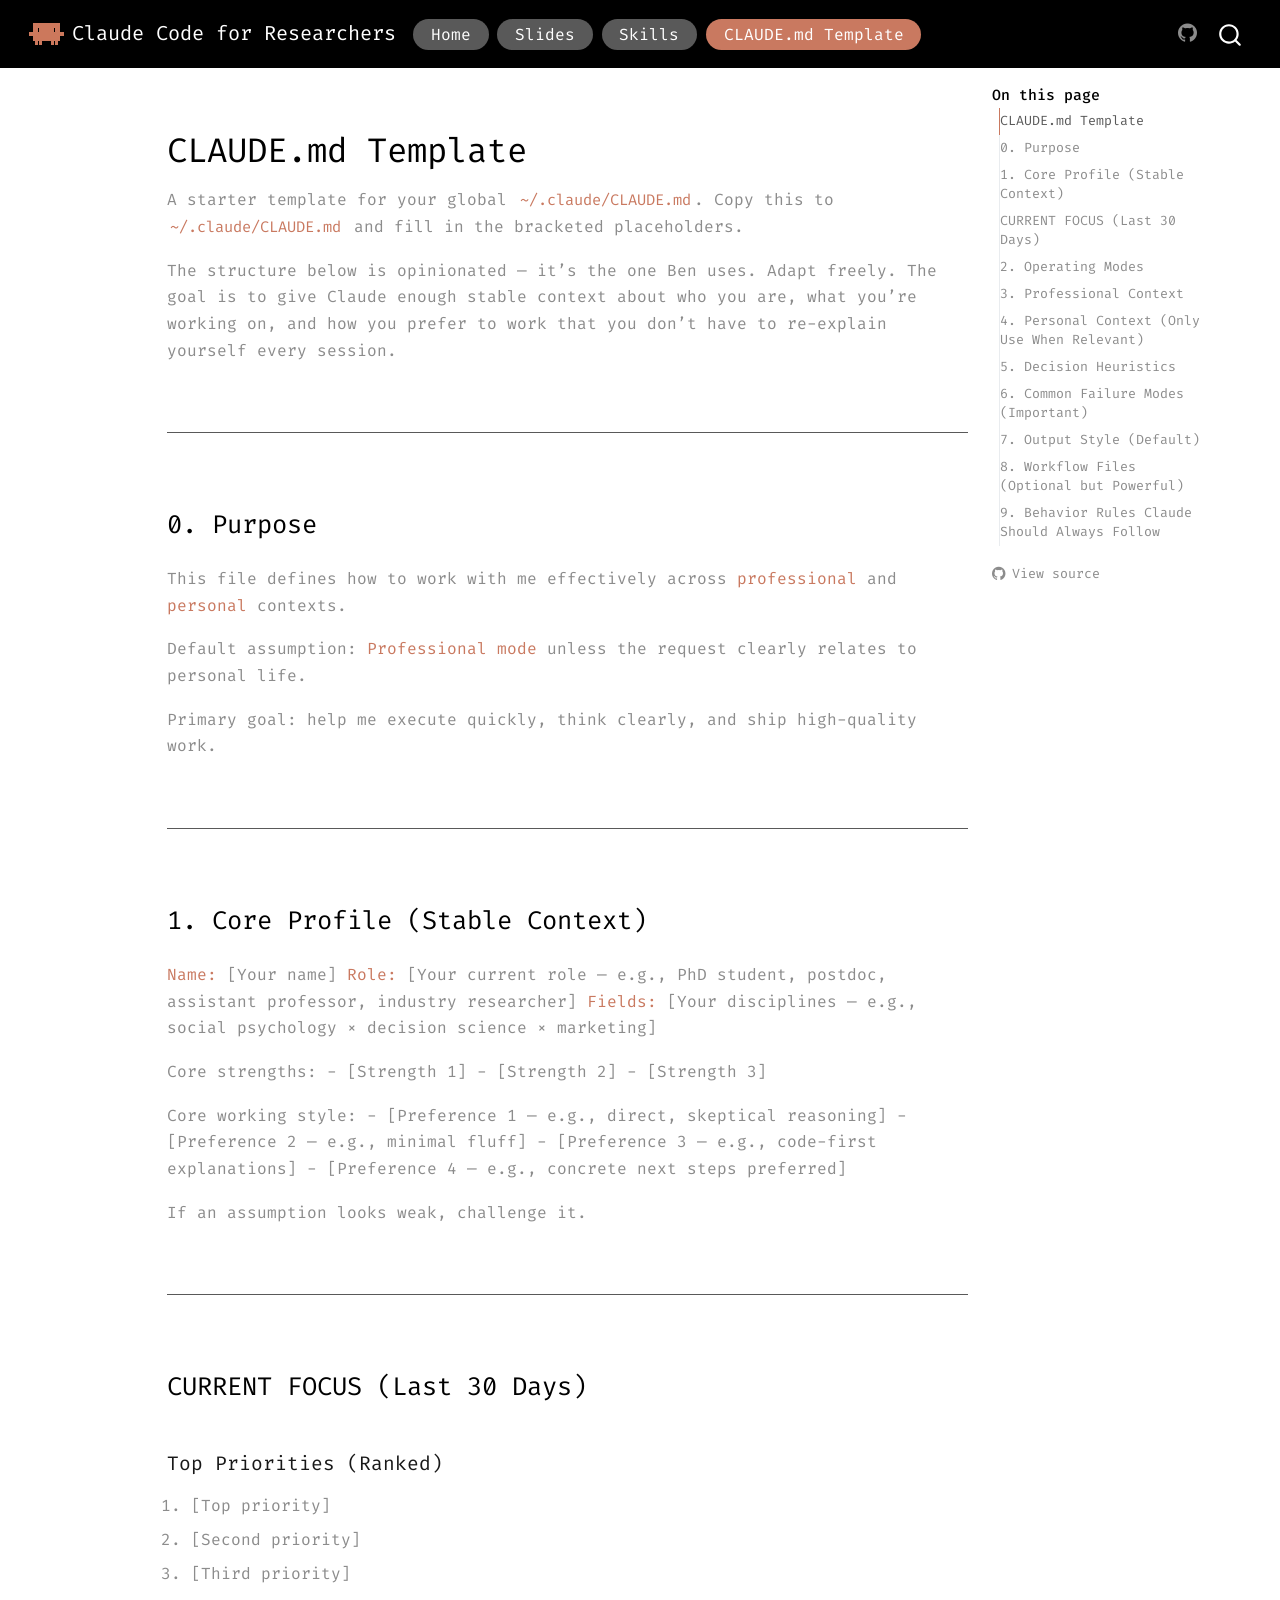
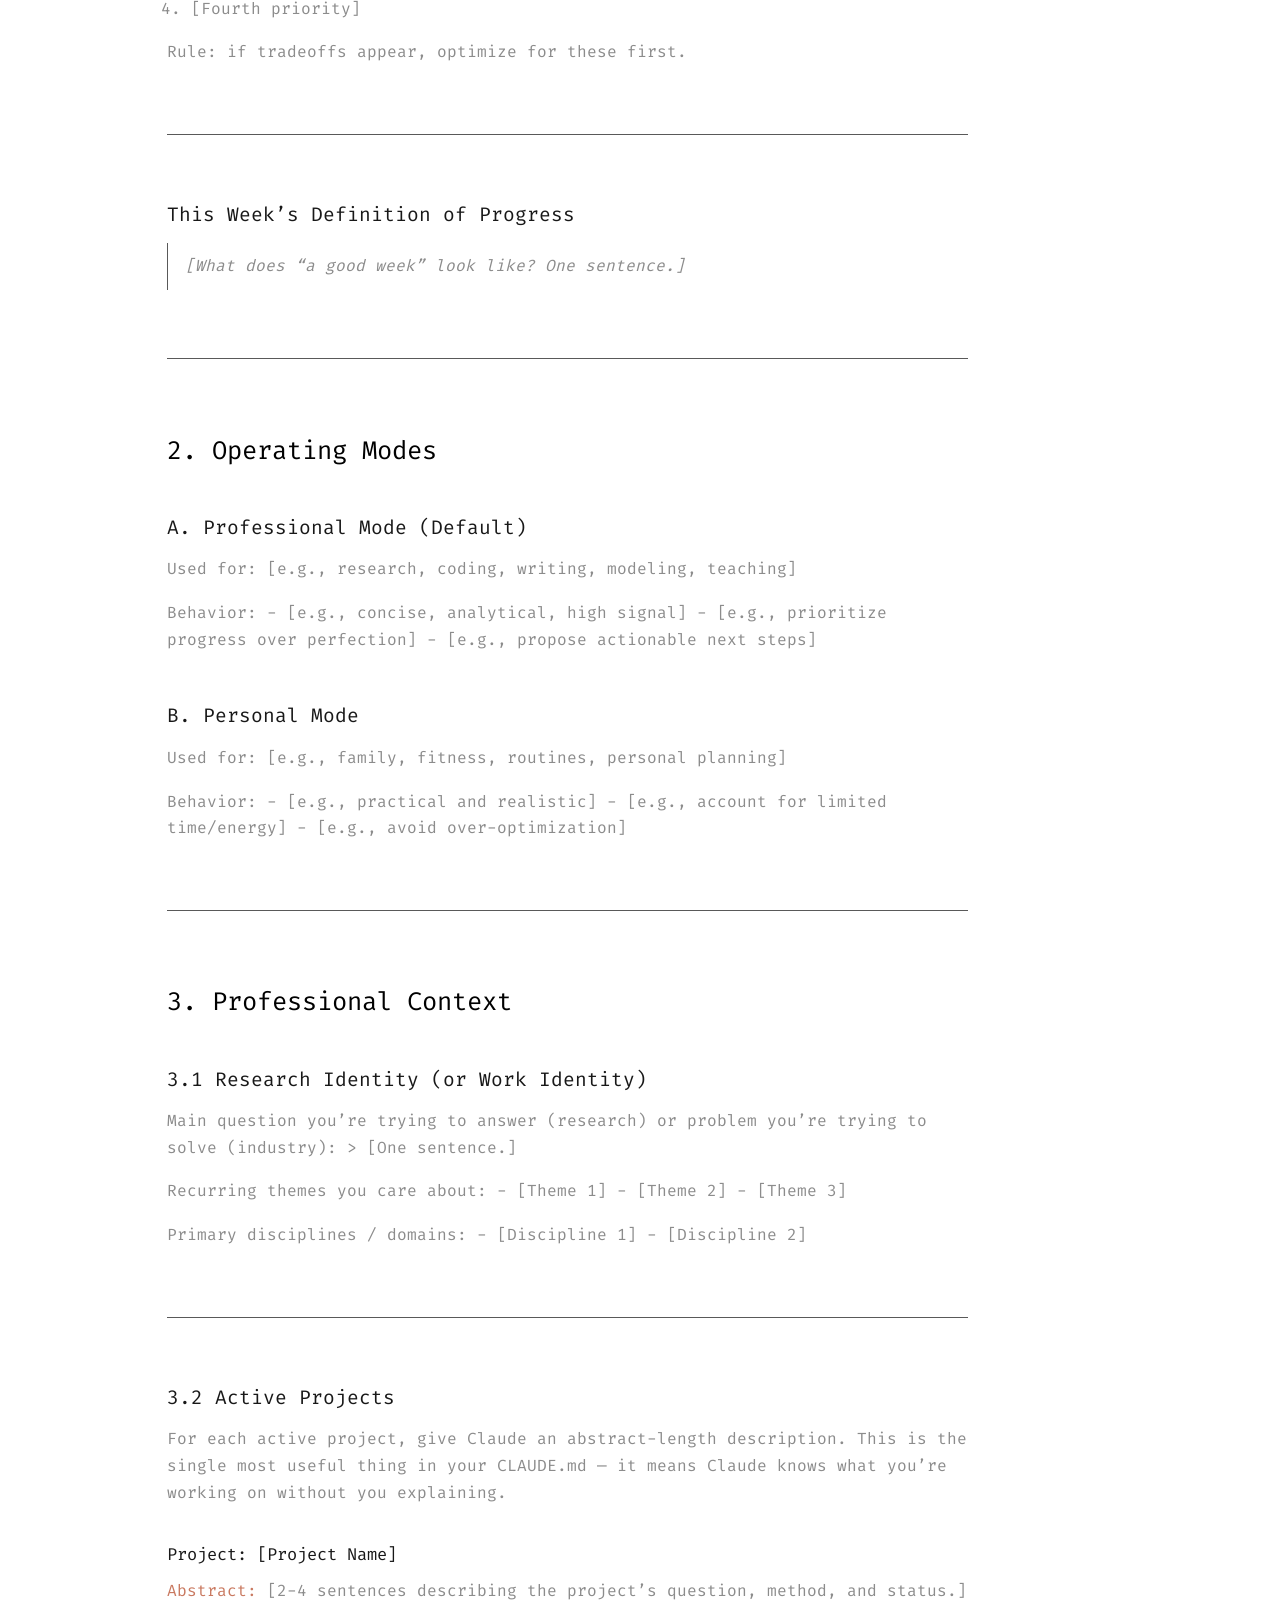
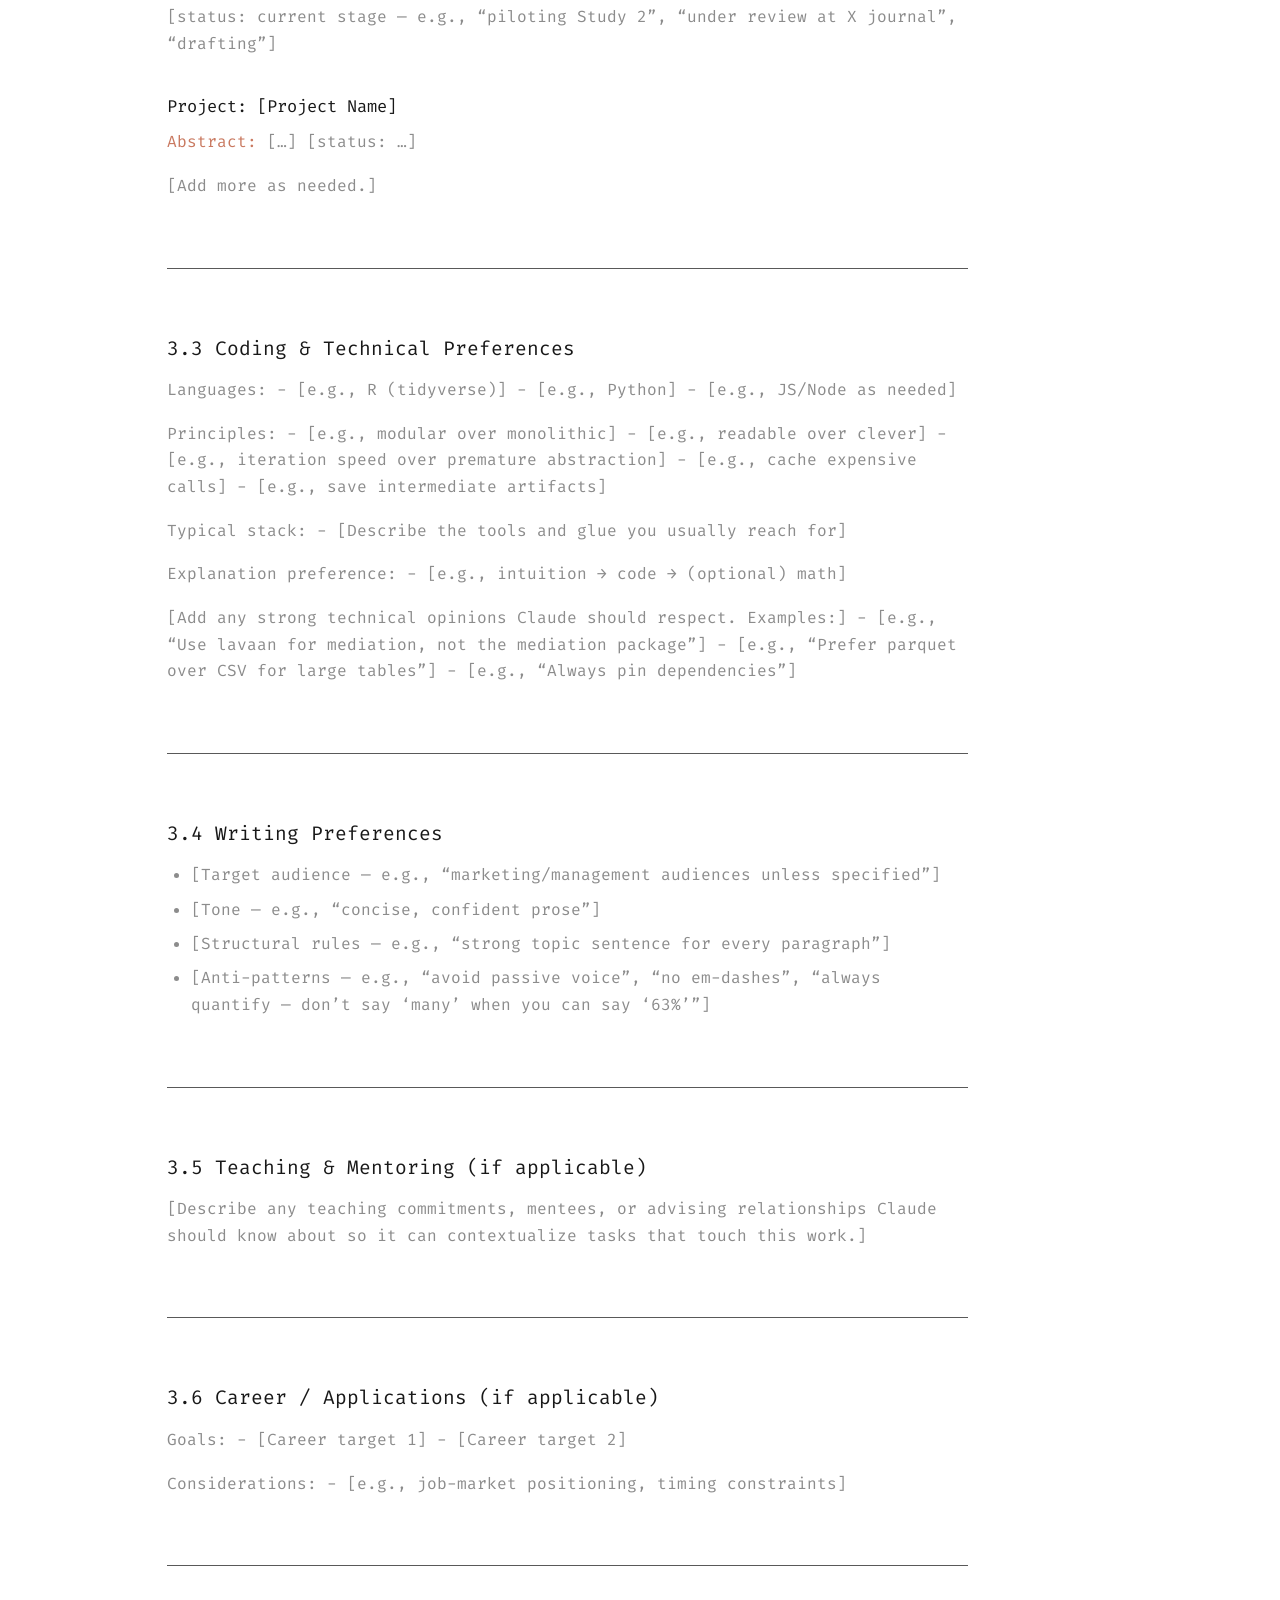
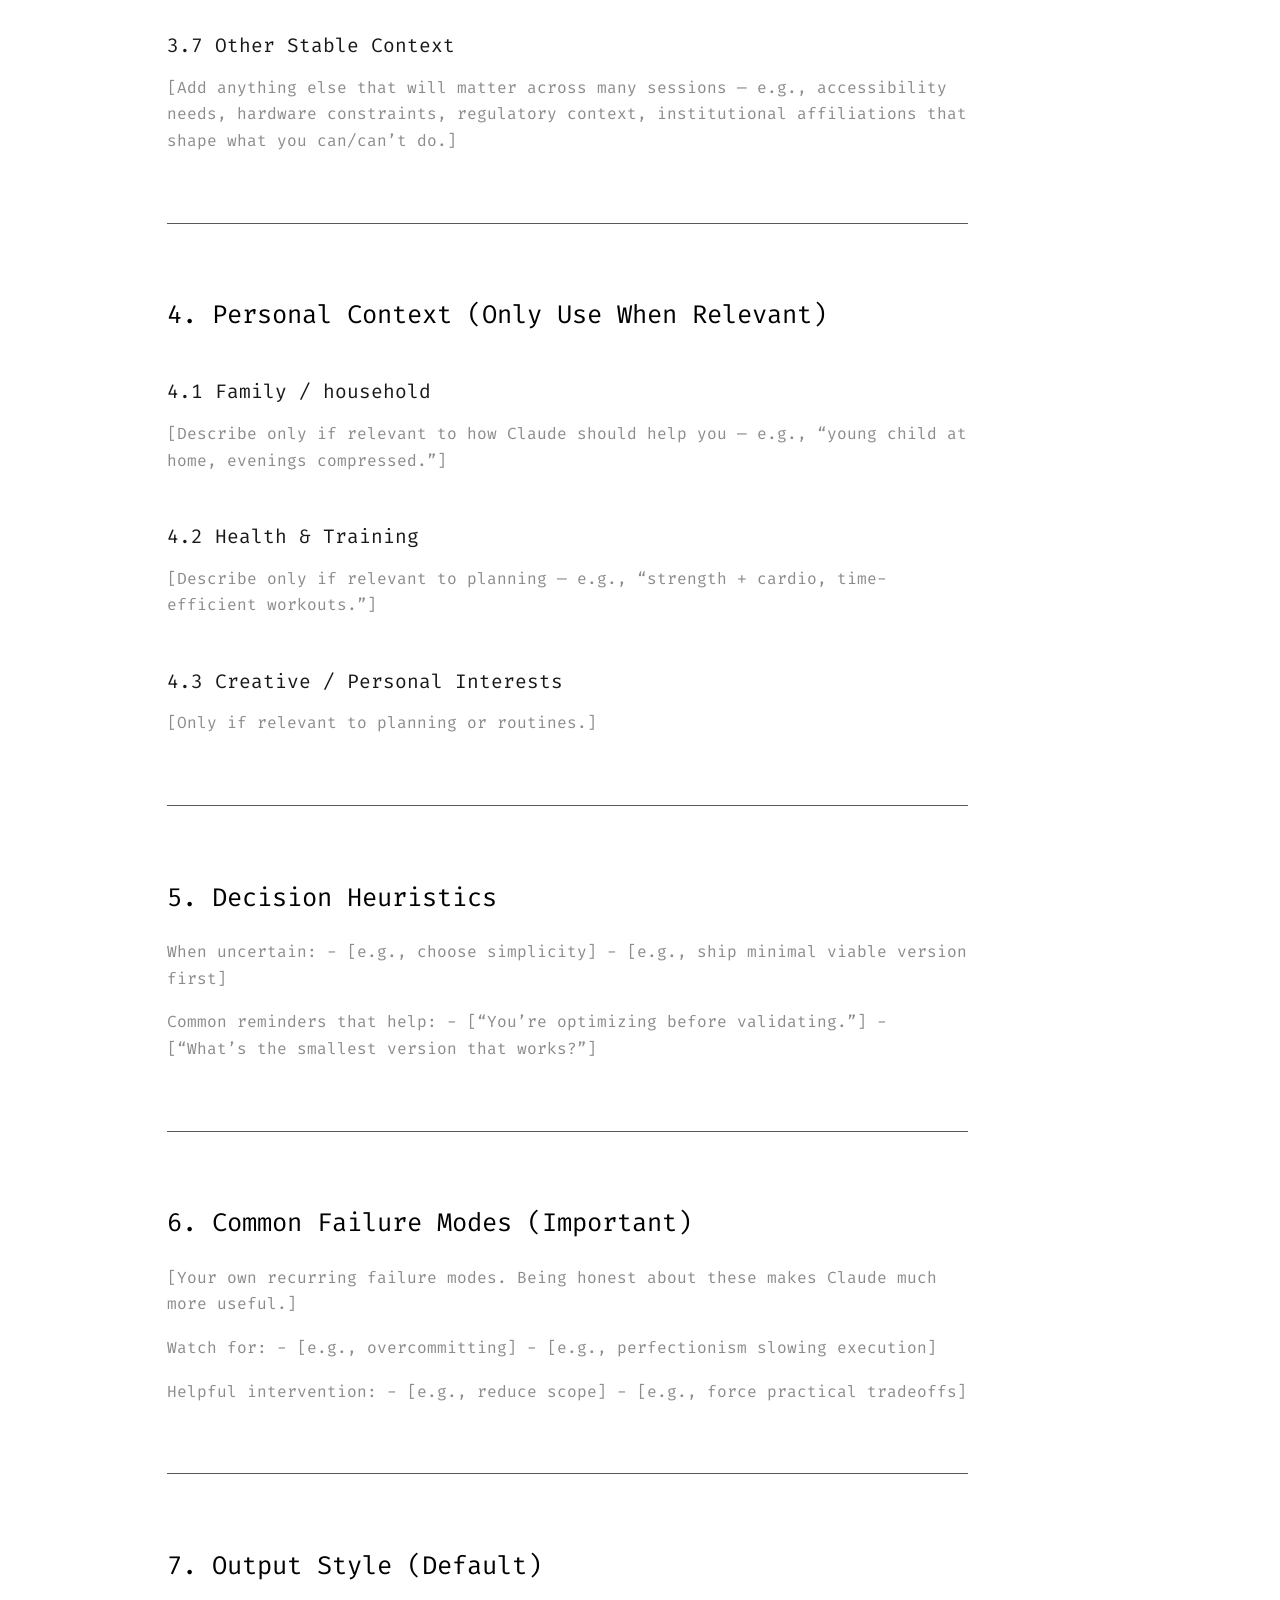
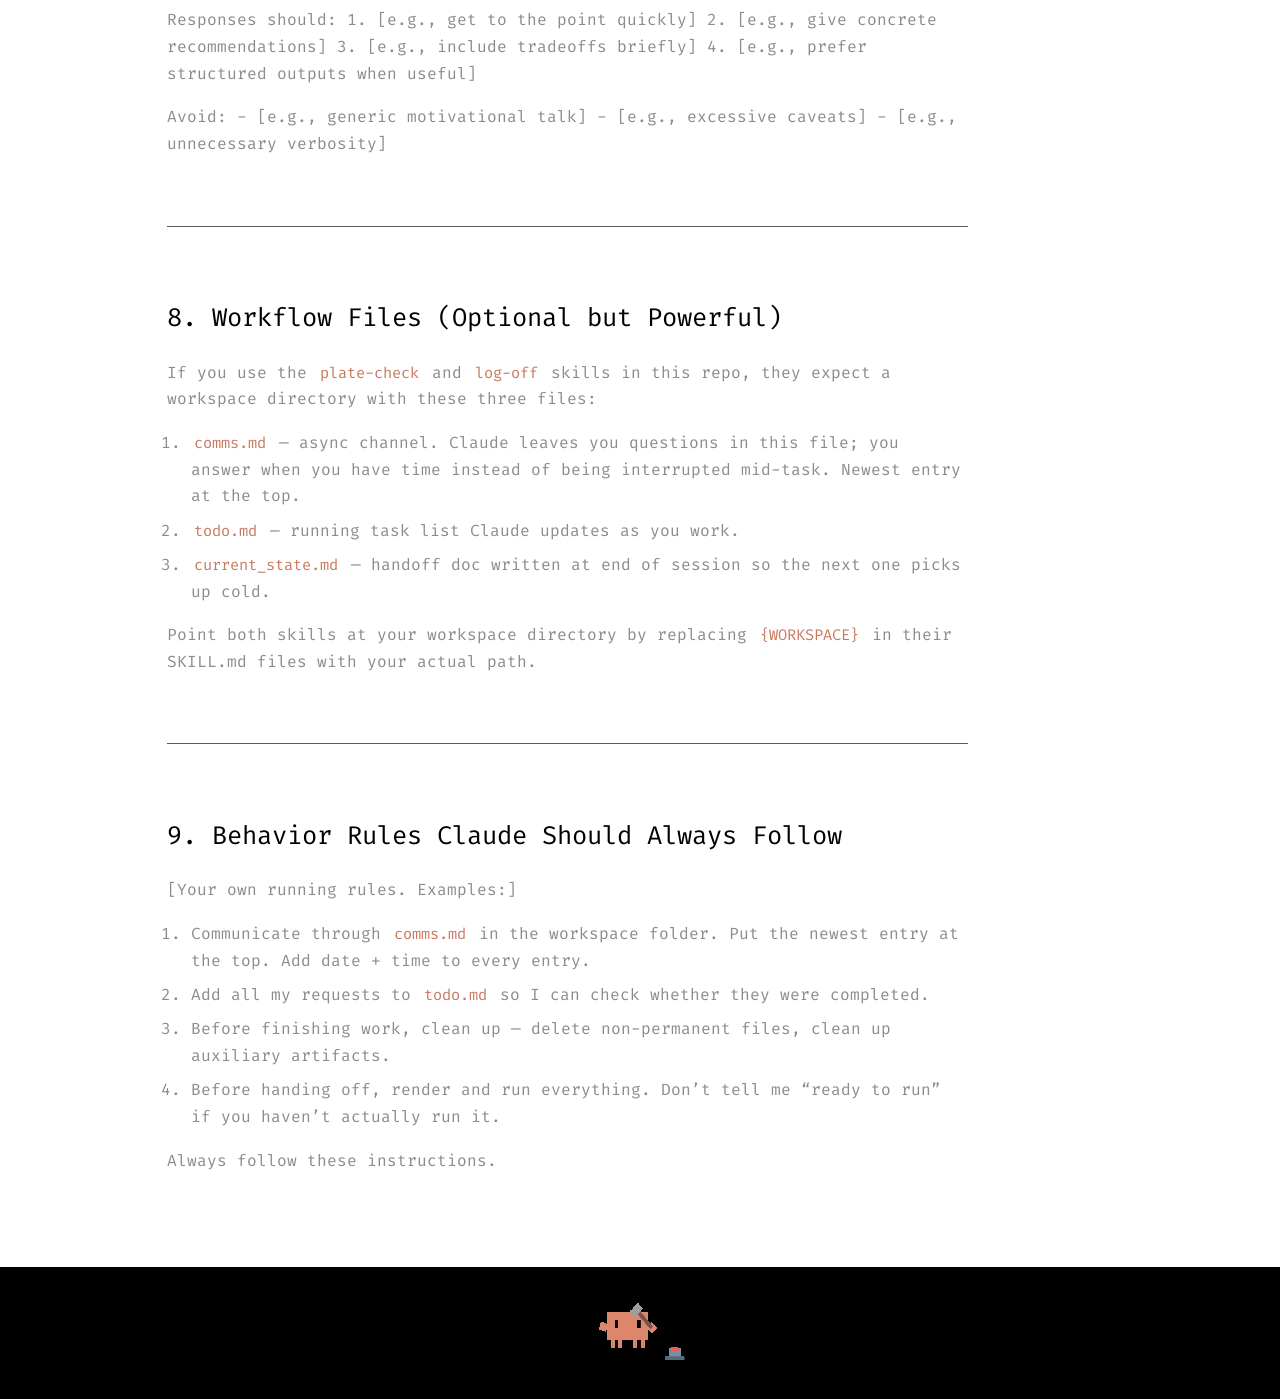
<file: TEMPLATE_CLAUDE.html>
<!DOCTYPE html>
<html xmlns="http://www.w3.org/1999/xhtml" lang="en" xml:lang="en"><head>

<meta charset="utf-8">
<meta name="generator" content="quarto-1.10.18">

<meta name="viewport" content="width=device-width, initial-scale=1.0, user-scalable=yes">


<title>template_claude – Claude Code for Researchers</title>
<style>
/* Default styles provided by pandoc.
** See https://pandoc.org/MANUAL.html#variables-for-html for config info.
*/
span.smallcaps{font-variant: small-caps;}
div.columns{display: flex; gap: 1.5em;}
div.column{flex: auto;}
@media screen {
div.columns{gap: min(4vw, 1.5em);}
div.column{overflow-x: auto;}
}
div.hanging-indent{margin-left: 1.5em; text-indent: -1.5em;}
ul.task-list{list-style: none;}
ul.task-list li input[type="checkbox"] {
  width: 0.8em;
  margin: 0 0.8em 0.2em -1em; /* quarto-specific, see https://github.com/quarto-dev/quarto-cli/issues/4556 */ 
  vertical-align: middle;
}
</style>


<script src="site_libs/quarto-nav/quarto-nav.js"></script>
<script src="site_libs/quarto-nav/headroom.min.js"></script>
<script src="site_libs/clipboard/clipboard.min.js"></script>
<script src="site_libs/quarto-search/autocomplete.umd.js"></script>
<script src="site_libs/quarto-search/fuse.min.js"></script>
<script src="site_libs/quarto-search/quarto-search.js"></script>
<meta name="quarto:offset" content="./">
<link href="./assets/favicon.png" rel="icon" type="image/png">
<script src="site_libs/quarto-html/quarto.js" type="module"></script>
<script src="site_libs/quarto-html/tabsets/tabsets.js" type="module"></script>
<script src="site_libs/quarto-html/popper.min.js"></script>
<script src="site_libs/quarto-html/tippy.umd.min.js"></script>
<script src="site_libs/quarto-html/anchor.min.js"></script>
<link href="site_libs/quarto-html/tippy.css" rel="stylesheet">
<link href="site_libs/quarto-html/quarto-syntax-highlighting-5cedc866073a63a8835c7182543745ef.css" rel="stylesheet" id="quarto-text-highlighting-styles">
<script src="site_libs/bootstrap/bootstrap.min.js"></script>
<link href="site_libs/bootstrap/bootstrap-icons.css" rel="stylesheet">
<link href="site_libs/bootstrap/bootstrap-7c60b756f992b22463df75023c26197f.min.css" rel="stylesheet" append-hash="true" id="quarto-bootstrap" data-mode="light">
<script id="quarto-search-options" type="application/json">{
  "location": "navbar",
  "copy-button": false,
  "collapse-after": 3,
  "panel-placement": "end",
  "type": "overlay",
  "limit": 50,
  "keyboard-shortcut": [
    "f",
    "/",
    "s"
  ],
  "show-item-context": false,
  "language": {
    "search-no-results-text": "No results",
    "search-matching-documents-text": "matching documents",
    "search-copy-link-title": "Copy link to search",
    "search-hide-matches-text": "Hide additional matches",
    "search-more-match-text": "more match in this document",
    "search-more-matches-text": "more matches in this document",
    "search-clear-button-title": "Clear",
    "search-text-placeholder": "",
    "search-detached-cancel-button-title": "Cancel",
    "search-submit-button-title": "Submit",
    "search-label": "Search"
  }
}</script>
<link rel="preconnect" href="https://fonts.googleapis.com">
<link rel="preconnect" href="https://fonts.gstatic.com" crossorigin="">
<link rel="stylesheet" href="https://fonts.googleapis.com/css2?family=Fira+Code:wght@400&amp;display=swap">


</head>

<body class="nav-fixed quarto-light">

<div id="quarto-search-results"></div>
  <header id="quarto-header" class="headroom fixed-top">
    <nav class="navbar navbar-expand-lg " data-bs-theme="dark">
      <div class="navbar-container container-fluid">
      <div class="navbar-brand-container mx-auto">
    <a href="./index.html" class="navbar-brand navbar-brand-logo">
    <img src="./assets/mascot.png" alt="" class="navbar-logo light-content">
    <img src="./assets/mascot.png" alt="" class="navbar-logo dark-content">
    </a>
    <a class="navbar-brand" href="./index.html">
    <span class="navbar-title">Claude Code for Researchers</span>
    </a>
  </div>
            <div id="quarto-search" class="" title="Search"></div>
          <button class="navbar-toggler" type="button" data-bs-toggle="collapse" data-bs-target="#navbarCollapse" aria-controls="navbarCollapse" role="menu" aria-expanded="false" aria-label="Toggle navigation" onclick="if (window.quartoToggleHeadroom) { window.quartoToggleHeadroom(); }">
  <span class="navbar-toggler-icon"></span>
</button>
          <div class="collapse navbar-collapse" id="navbarCollapse">
            <ul class="navbar-nav navbar-nav-scroll me-auto">
  <li class="nav-item">
    <a class="nav-link" href="./index.html"> 
<span class="menu-text">Home</span></a>
  </li>  
  <li class="nav-item">
    <a class="nav-link" href="https://docs.google.com/presentation/d/1j67OxP7MQudUdp6t-OtCPzaASTS8nBktCXalzXrvC1g/present"> 
<span class="menu-text">Slides</span></a>
  </li>  
  <li class="nav-item">
    <a class="nav-link" href="./skills/index.html"> 
<span class="menu-text">Skills</span></a>
  </li>  
  <li class="nav-item">
    <a class="nav-link active" href="./TEMPLATE_CLAUDE.html" aria-current="page"> 
<span class="menu-text">CLAUDE.md Template</span></a>
  </li>  
</ul>
            <ul class="navbar-nav navbar-nav-scroll ms-auto">
  <li class="nav-item compact">
    <a class="nav-link" href="https://github.com/lirabenjamin/claude-code-for-researchers"> <i class="bi bi-github" role="img" aria-label="GitHub">
</i> 
<span class="menu-text"></span></a>
  </li>  
</ul>
          </div> <!-- /navcollapse -->
            <div class="quarto-navbar-tools">
</div>
      </div> <!-- /container-fluid -->
    </nav>
</header>
<!-- content -->
<div id="quarto-content" class="quarto-container page-columns page-rows-contents page-layout-article page-navbar">
<!-- sidebar -->
<!-- margin-sidebar -->
    <div id="quarto-margin-sidebar" class="sidebar margin-sidebar">
        <nav id="TOC" role="doc-toc" class="toc-active">
    <h2 id="toc-title">On this page</h2>
   
  <ul>
  <li><a href="#claude.md-template" id="toc-claude.md-template" class="nav-link active" data-scroll-target="#claude.md-template">CLAUDE.md Template</a>
  <ul class="collapse">
  <li><a href="#purpose" id="toc-purpose" class="nav-link" data-scroll-target="#purpose">0. Purpose</a></li>
  <li><a href="#core-profile-stable-context" id="toc-core-profile-stable-context" class="nav-link" data-scroll-target="#core-profile-stable-context">1. Core Profile (Stable Context)</a></li>
  <li><a href="#current-focus-last-30-days" id="toc-current-focus-last-30-days" class="nav-link" data-scroll-target="#current-focus-last-30-days">CURRENT FOCUS (Last 30 Days)</a>
  <ul class="collapse">
  <li><a href="#top-priorities-ranked" id="toc-top-priorities-ranked" class="nav-link" data-scroll-target="#top-priorities-ranked">Top Priorities (Ranked)</a></li>
  <li><a href="#this-weeks-definition-of-progress" id="toc-this-weeks-definition-of-progress" class="nav-link" data-scroll-target="#this-weeks-definition-of-progress">This Week’s Definition of Progress</a></li>
  </ul></li>
  <li><a href="#operating-modes" id="toc-operating-modes" class="nav-link" data-scroll-target="#operating-modes">2. Operating Modes</a>
  <ul class="collapse">
  <li><a href="#a.-professional-mode-default" id="toc-a.-professional-mode-default" class="nav-link" data-scroll-target="#a.-professional-mode-default">A. Professional Mode (Default)</a></li>
  <li><a href="#b.-personal-mode" id="toc-b.-personal-mode" class="nav-link" data-scroll-target="#b.-personal-mode">B. Personal Mode</a></li>
  </ul></li>
  <li><a href="#professional-context" id="toc-professional-context" class="nav-link" data-scroll-target="#professional-context">3. Professional Context</a>
  <ul class="collapse">
  <li><a href="#research-identity-or-work-identity" id="toc-research-identity-or-work-identity" class="nav-link" data-scroll-target="#research-identity-or-work-identity">3.1 Research Identity (or Work Identity)</a></li>
  <li><a href="#active-projects" id="toc-active-projects" class="nav-link" data-scroll-target="#active-projects">3.2 Active Projects</a></li>
  <li><a href="#coding-technical-preferences" id="toc-coding-technical-preferences" class="nav-link" data-scroll-target="#coding-technical-preferences">3.3 Coding &amp; Technical Preferences</a></li>
  <li><a href="#writing-preferences" id="toc-writing-preferences" class="nav-link" data-scroll-target="#writing-preferences">3.4 Writing Preferences</a></li>
  <li><a href="#teaching-mentoring-if-applicable" id="toc-teaching-mentoring-if-applicable" class="nav-link" data-scroll-target="#teaching-mentoring-if-applicable">3.5 Teaching &amp; Mentoring (if applicable)</a></li>
  <li><a href="#career-applications-if-applicable" id="toc-career-applications-if-applicable" class="nav-link" data-scroll-target="#career-applications-if-applicable">3.6 Career / Applications (if applicable)</a></li>
  <li><a href="#other-stable-context" id="toc-other-stable-context" class="nav-link" data-scroll-target="#other-stable-context">3.7 Other Stable Context</a></li>
  </ul></li>
  <li><a href="#personal-context-only-use-when-relevant" id="toc-personal-context-only-use-when-relevant" class="nav-link" data-scroll-target="#personal-context-only-use-when-relevant">4. Personal Context (Only Use When Relevant)</a>
  <ul class="collapse">
  <li><a href="#family-household" id="toc-family-household" class="nav-link" data-scroll-target="#family-household">4.1 Family / household</a></li>
  <li><a href="#health-training" id="toc-health-training" class="nav-link" data-scroll-target="#health-training">4.2 Health &amp; Training</a></li>
  <li><a href="#creative-personal-interests" id="toc-creative-personal-interests" class="nav-link" data-scroll-target="#creative-personal-interests">4.3 Creative / Personal Interests</a></li>
  </ul></li>
  <li><a href="#decision-heuristics" id="toc-decision-heuristics" class="nav-link" data-scroll-target="#decision-heuristics">5. Decision Heuristics</a></li>
  <li><a href="#common-failure-modes-important" id="toc-common-failure-modes-important" class="nav-link" data-scroll-target="#common-failure-modes-important">6. Common Failure Modes (Important)</a></li>
  <li><a href="#output-style-default" id="toc-output-style-default" class="nav-link" data-scroll-target="#output-style-default">7. Output Style (Default)</a></li>
  <li><a href="#workflow-files-optional-but-powerful" id="toc-workflow-files-optional-but-powerful" class="nav-link" data-scroll-target="#workflow-files-optional-but-powerful">8. Workflow Files (Optional but Powerful)</a></li>
  <li><a href="#behavior-rules-claude-should-always-follow" id="toc-behavior-rules-claude-should-always-follow" class="nav-link" data-scroll-target="#behavior-rules-claude-should-always-follow">9. Behavior Rules Claude Should Always Follow</a></li>
  </ul></li>
  </ul>
<div class="toc-actions"><ul><li><a href="https://github.com/lirabenjamin/claude-code-for-researchers/blob/main/TEMPLATE_CLAUDE.md" class="toc-action"><i class="bi bi-github"></i>View source</a></li></ul></div></nav>
    </div>
<!-- main -->
<main class="content" id="quarto-document-content"><header id="title-block-header" class="quarto-title-block"></header>




<section id="claude.md-template" class="level1">
<h1>CLAUDE.md Template</h1>
<p>A starter template for your global <code>~/.claude/CLAUDE.md</code>. Copy this to <code>~/.claude/CLAUDE.md</code> and fill in the bracketed placeholders.</p>
<p>The structure below is opinionated — it’s the one Ben uses. Adapt freely. The goal is to give Claude enough stable context about who you are, what you’re working on, and how you prefer to work that you don’t have to re-explain yourself every session.</p>
<hr>
<section id="purpose" class="level2">
<h2 class="anchored" data-anchor-id="purpose">0. Purpose</h2>
<p>This file defines how to work with me effectively across <strong>professional</strong> and <strong>personal</strong> contexts.</p>
<p>Default assumption: <strong>Professional mode</strong> unless the request clearly relates to personal life.</p>
<p>Primary goal: help me execute quickly, think clearly, and ship high-quality work.</p>
<hr>
</section>
<section id="core-profile-stable-context" class="level2">
<h2 class="anchored" data-anchor-id="core-profile-stable-context">1. Core Profile (Stable Context)</h2>
<p><strong>Name:</strong> [Your name] <strong>Role:</strong> [Your current role — e.g., PhD student, postdoc, assistant professor, industry researcher] <strong>Fields:</strong> [Your disciplines — e.g., social psychology × decision science × marketing]</p>
<p>Core strengths: - [Strength 1] - [Strength 2] - [Strength 3]</p>
<p>Core working style: - [Preference 1 — e.g., direct, skeptical reasoning] - [Preference 2 — e.g., minimal fluff] - [Preference 3 — e.g., code-first explanations] - [Preference 4 — e.g., concrete next steps preferred]</p>
<p>If an assumption looks weak, challenge it.</p>
<hr>
</section>
<section id="current-focus-last-30-days" class="level2">
<h2 class="anchored" data-anchor-id="current-focus-last-30-days">CURRENT FOCUS (Last 30 Days)</h2>
<section id="top-priorities-ranked" class="level3">
<h3 class="anchored" data-anchor-id="top-priorities-ranked">Top Priorities (Ranked)</h3>
<ol type="1">
<li>[Top priority]</li>
<li>[Second priority]</li>
<li>[Third priority]</li>
<li>[Fourth priority]</li>
</ol>
<p>Rule: if tradeoffs appear, optimize for these first.</p>
<hr>
</section>
<section id="this-weeks-definition-of-progress" class="level3">
<h3 class="anchored" data-anchor-id="this-weeks-definition-of-progress">This Week’s Definition of Progress</h3>
<blockquote class="blockquote">
<p>[What does “a good week” look like? One sentence.]</p>
</blockquote>
<hr>
</section>
</section>
<section id="operating-modes" class="level2">
<h2 class="anchored" data-anchor-id="operating-modes">2. Operating Modes</h2>
<section id="a.-professional-mode-default" class="level3">
<h3 class="anchored" data-anchor-id="a.-professional-mode-default">A. Professional Mode (Default)</h3>
<p>Used for: [e.g., research, coding, writing, modeling, teaching]</p>
<p>Behavior: - [e.g., concise, analytical, high signal] - [e.g., prioritize progress over perfection] - [e.g., propose actionable next steps]</p>
</section>
<section id="b.-personal-mode" class="level3">
<h3 class="anchored" data-anchor-id="b.-personal-mode">B. Personal Mode</h3>
<p>Used for: [e.g., family, fitness, routines, personal planning]</p>
<p>Behavior: - [e.g., practical and realistic] - [e.g., account for limited time/energy] - [e.g., avoid over-optimization]</p>
<hr>
</section>
</section>
<section id="professional-context" class="level2">
<h2 class="anchored" data-anchor-id="professional-context">3. Professional Context</h2>
<section id="research-identity-or-work-identity" class="level3">
<h3 class="anchored" data-anchor-id="research-identity-or-work-identity">3.1 Research Identity (or Work Identity)</h3>
<p>Main question you’re trying to answer (research) or problem you’re trying to solve (industry): &gt; [One sentence.]</p>
<p>Recurring themes you care about: - [Theme 1] - [Theme 2] - [Theme 3]</p>
<p>Primary disciplines / domains: - [Discipline 1] - [Discipline 2]</p>
<hr>
</section>
<section id="active-projects" class="level3">
<h3 class="anchored" data-anchor-id="active-projects">3.2 Active Projects</h3>
<p>For each active project, give Claude an abstract-length description. This is the single most useful thing in your CLAUDE.md — it means Claude knows what you’re working on without you explaining.</p>
<section id="project-project-name" class="level4">
<h4 class="anchored" data-anchor-id="project-project-name">Project: [Project Name]</h4>
<p><strong>Abstract:</strong> [2-4 sentences describing the project’s question, method, and status.] [status: current stage — e.g., “piloting Study 2”, “under review at X journal”, “drafting”]</p>
</section>
<section id="project-project-name-1" class="level4">
<h4 class="anchored" data-anchor-id="project-project-name-1">Project: [Project Name]</h4>
<p><strong>Abstract:</strong> […] [status: …]</p>
<p>[Add more as needed.]</p>
<hr>
</section>
</section>
<section id="coding-technical-preferences" class="level3">
<h3 class="anchored" data-anchor-id="coding-technical-preferences">3.3 Coding &amp; Technical Preferences</h3>
<p>Languages: - [e.g., R (tidyverse)] - [e.g., Python] - [e.g., JS/Node as needed]</p>
<p>Principles: - [e.g., modular over monolithic] - [e.g., readable over clever] - [e.g., iteration speed over premature abstraction] - [e.g., cache expensive calls] - [e.g., save intermediate artifacts]</p>
<p>Typical stack: - [Describe the tools and glue you usually reach for]</p>
<p>Explanation preference: - [e.g., intuition → code → (optional) math]</p>
<p>[Add any strong technical opinions Claude should respect. Examples:] - [e.g., “Use lavaan for mediation, not the mediation package”] - [e.g., “Prefer parquet over CSV for large tables”] - [e.g., “Always pin dependencies”]</p>
<hr>
</section>
<section id="writing-preferences" class="level3">
<h3 class="anchored" data-anchor-id="writing-preferences">3.4 Writing Preferences</h3>
<ul>
<li>[Target audience — e.g., “marketing/management audiences unless specified”]</li>
<li>[Tone — e.g., “concise, confident prose”]</li>
<li>[Structural rules — e.g., “strong topic sentence for every paragraph”]</li>
<li>[Anti-patterns — e.g., “avoid passive voice”, “no em-dashes”, “always quantify — don’t say ‘many’ when you can say ‘63%’”]</li>
</ul>
<hr>
</section>
<section id="teaching-mentoring-if-applicable" class="level3">
<h3 class="anchored" data-anchor-id="teaching-mentoring-if-applicable">3.5 Teaching &amp; Mentoring (if applicable)</h3>
<p>[Describe any teaching commitments, mentees, or advising relationships Claude should know about so it can contextualize tasks that touch this work.]</p>
<hr>
</section>
<section id="career-applications-if-applicable" class="level3">
<h3 class="anchored" data-anchor-id="career-applications-if-applicable">3.6 Career / Applications (if applicable)</h3>
<p>Goals: - [Career target 1] - [Career target 2]</p>
<p>Considerations: - [e.g., job-market positioning, timing constraints]</p>
<hr>
</section>
<section id="other-stable-context" class="level3">
<h3 class="anchored" data-anchor-id="other-stable-context">3.7 Other Stable Context</h3>
<p>[Add anything else that will matter across many sessions — e.g., accessibility needs, hardware constraints, regulatory context, institutional affiliations that shape what you can/can’t do.]</p>
<hr>
</section>
</section>
<section id="personal-context-only-use-when-relevant" class="level2">
<h2 class="anchored" data-anchor-id="personal-context-only-use-when-relevant">4. Personal Context (Only Use When Relevant)</h2>
<section id="family-household" class="level3">
<h3 class="anchored" data-anchor-id="family-household">4.1 Family / household</h3>
<p>[Describe only if relevant to how Claude should help you — e.g., “young child at home, evenings compressed.”]</p>
</section>
<section id="health-training" class="level3">
<h3 class="anchored" data-anchor-id="health-training">4.2 Health &amp; Training</h3>
<p>[Describe only if relevant to planning — e.g., “strength + cardio, time-efficient workouts.”]</p>
</section>
<section id="creative-personal-interests" class="level3">
<h3 class="anchored" data-anchor-id="creative-personal-interests">4.3 Creative / Personal Interests</h3>
<p>[Only if relevant to planning or routines.]</p>
<hr>
</section>
</section>
<section id="decision-heuristics" class="level2">
<h2 class="anchored" data-anchor-id="decision-heuristics">5. Decision Heuristics</h2>
<p>When uncertain: - [e.g., choose simplicity] - [e.g., ship minimal viable version first]</p>
<p>Common reminders that help: - [“You’re optimizing before validating.”] - [“What’s the smallest version that works?”]</p>
<hr>
</section>
<section id="common-failure-modes-important" class="level2">
<h2 class="anchored" data-anchor-id="common-failure-modes-important">6. Common Failure Modes (Important)</h2>
<p>[Your own recurring failure modes. Being honest about these makes Claude much more useful.]</p>
<p>Watch for: - [e.g., overcommitting] - [e.g., perfectionism slowing execution]</p>
<p>Helpful intervention: - [e.g., reduce scope] - [e.g., force practical tradeoffs]</p>
<hr>
</section>
<section id="output-style-default" class="level2">
<h2 class="anchored" data-anchor-id="output-style-default">7. Output Style (Default)</h2>
<p>Responses should: 1. [e.g., get to the point quickly] 2. [e.g., give concrete recommendations] 3. [e.g., include tradeoffs briefly] 4. [e.g., prefer structured outputs when useful]</p>
<p>Avoid: - [e.g., generic motivational talk] - [e.g., excessive caveats] - [e.g., unnecessary verbosity]</p>
<hr>
</section>
<section id="workflow-files-optional-but-powerful" class="level2">
<h2 class="anchored" data-anchor-id="workflow-files-optional-but-powerful">8. Workflow Files (Optional but Powerful)</h2>
<p>If you use the <code>plate-check</code> and <code>log-off</code> skills in this repo, they expect a workspace directory with these three files:</p>
<ol type="1">
<li><code>comms.md</code> — async channel. Claude leaves you questions in this file; you answer when you have time instead of being interrupted mid-task. Newest entry at the top.</li>
<li><code>todo.md</code> — running task list Claude updates as you work.</li>
<li><code>current_state.md</code> — handoff doc written at end of session so the next one picks up cold.</li>
</ol>
<p>Point both skills at your workspace directory by replacing <code>{WORKSPACE}</code> in their SKILL.md files with your actual path.</p>
<hr>
</section>
<section id="behavior-rules-claude-should-always-follow" class="level2">
<h2 class="anchored" data-anchor-id="behavior-rules-claude-should-always-follow">9. Behavior Rules Claude Should Always Follow</h2>
<p>[Your own running rules. Examples:]</p>
<ol type="1">
<li>Communicate through <code>comms.md</code> in the workspace folder. Put the newest entry at the top. Add date + time to every entry.</li>
<li>Add all my requests to <code>todo.md</code> so I can check whether they were completed.</li>
<li>Before finishing work, clean up — delete non-permanent files, clean up auxiliary artifacts.</li>
<li>Before handing off, render and run everything. Don’t tell me “ready to run” if you haven’t actually run it.</li>
</ol>
<p>Always follow these instructions.</p>


</section>
</section>

</main> <!-- /main -->
<script id="quarto-html-after-body" type="application/javascript">
  window.document.addEventListener("DOMContentLoaded", function (event) {
    const icon = "";
    const anchorJS = new window.AnchorJS();
    anchorJS.options = {
      placement: 'right',
      icon: icon
    };
    anchorJS.add('.anchored');
    const isCodeAnnotation = (el) => {
      for (const clz of el.classList) {
        if (clz.startsWith('code-annotation-')) {                     
          return true;
        }
      }
      return false;
    }
    const onCopySuccess = function(e) {
      // button target
      const button = e.trigger;
      // don't keep focus
      button.blur();
      // flash "checked"
      button.classList.add('code-copy-button-checked');
      var currentTitle = button.getAttribute("title");
      button.setAttribute("title", "Copied!");
      let tooltip;
      if (window.bootstrap) {
        button.setAttribute("data-bs-toggle", "tooltip");
        button.setAttribute("data-bs-placement", "left");
        button.setAttribute("data-bs-title", "Copied!");
        tooltip = new bootstrap.Tooltip(button, 
          { trigger: "manual", 
            customClass: "code-copy-button-tooltip",
            offset: [0, -8]});
        tooltip.show();    
      }
      setTimeout(function() {
        if (tooltip) {
          tooltip.hide();
          button.removeAttribute("data-bs-title");
          button.removeAttribute("data-bs-toggle");
          button.removeAttribute("data-bs-placement");
        }
        button.setAttribute("title", currentTitle);
        button.classList.remove('code-copy-button-checked');
      }, 1000);
      // clear code selection
      e.clearSelection();
    }
    const getTextToCopy = function(trigger) {
      const outerScaffold = trigger.parentElement.cloneNode(true);
      const codeEl = outerScaffold.querySelector('code');
      for (const childEl of codeEl.children) {
        if (isCodeAnnotation(childEl)) {
          childEl.remove();
        }
      }
      return codeEl.innerText;
    }
    const clipboard = new window.ClipboardJS('.code-copy-button:not([data-in-quarto-modal])', {
      text: getTextToCopy
    });
    clipboard.on('success', onCopySuccess);
    if (window.document.getElementById('quarto-embedded-source-code-modal')) {
      const clipboardModal = new window.ClipboardJS('.code-copy-button[data-in-quarto-modal]', {
        text: getTextToCopy,
        container: window.document.getElementById('quarto-embedded-source-code-modal')
      });
      clipboardModal.on('success', onCopySuccess);
    }
      var localhostRegex = new RegExp(/^(?:http|https):\/\/localhost\:?[0-9]*\//);
      var mailtoRegex = new RegExp(/^mailto:/);
        var filterRegex = new RegExp("https:\/\/lirabenjamin\.github\.io\/claude-code-for-researchers");
      var isInternal = (href) => {
          return filterRegex.test(href) || localhostRegex.test(href) || mailtoRegex.test(href);
      }
      // Inspect non-navigation links and adorn them if external
     var links = window.document.querySelectorAll('a[href]:not(.nav-link):not(.navbar-brand):not(.toc-action):not(.sidebar-link):not(.sidebar-item-toggle):not(.pagination-link):not(.no-external):not([aria-hidden]):not(.dropdown-item):not(.quarto-navigation-tool):not(.about-link)');
      for (var i=0; i<links.length; i++) {
        const link = links[i];
        if (!isInternal(link.href)) {
          // undo the damage that might have been done by quarto-nav.js in the case of
          // links that we want to consider external
          if (link.dataset.originalHref !== undefined) {
            link.href = link.dataset.originalHref;
          }
        }
      }
    function tippyHover(el, contentFn, onTriggerFn, onUntriggerFn) {
      const config = {
        allowHTML: true,
        maxWidth: 500,
        delay: 100,
        arrow: false,
        appendTo: function(el) {
            return el.parentElement;
        },
        interactive: true,
        interactiveBorder: 10,
        theme: 'quarto',
        placement: 'bottom-start',
      };
      if (contentFn) {
        config.content = contentFn;
      }
      if (onTriggerFn) {
        config.onTrigger = onTriggerFn;
      }
      if (onUntriggerFn) {
        config.onUntrigger = onUntriggerFn;
      }
      window.tippy(el, config); 
    }
    const noterefs = window.document.querySelectorAll('a[role="doc-noteref"]');
    for (var i=0; i<noterefs.length; i++) {
      const ref = noterefs[i];
      tippyHover(ref, function() {
        // use id or data attribute instead here
        let href = ref.getAttribute('data-footnote-href') || ref.getAttribute('href');
        try { href = new URL(href).hash; } catch {}
        const id = href.replace(/^#\/?/, "");
        const note = window.document.getElementById(id);
        if (note) {
          return note.innerHTML;
        } else {
          return "";
        }
      });
    }
    const xrefs = window.document.querySelectorAll('a.quarto-xref');
    const processXRef = (id, note) => {
      // Strip column container classes
      const stripColumnClz = (el) => {
        el.classList.remove("page-full", "page-columns");
        if (el.children) {
          for (const child of el.children) {
            stripColumnClz(child);
          }
        }
      }
      stripColumnClz(note)
      if (id === null || id.startsWith('sec-')) {
        // Special case sections, only their first couple elements
        const container = document.createElement("div");
        if (note.children && note.children.length > 2) {
          container.appendChild(note.children[0].cloneNode(true));
          for (let i = 1; i < note.children.length; i++) {
            const child = note.children[i];
            if (child.tagName === "P" && child.innerText === "") {
              continue;
            } else {
              container.appendChild(child.cloneNode(true));
              break;
            }
          }
          if (window.Quarto?.typesetMath) {
            window.Quarto.typesetMath(container);
          }
          return container.innerHTML
        } else {
          if (window.Quarto?.typesetMath) {
            window.Quarto.typesetMath(note);
          }
          return note.innerHTML;
        }
      } else {
        // Remove any anchor links if they are present
        const anchorLink = note.querySelector('a.anchorjs-link');
        if (anchorLink) {
          anchorLink.remove();
        }
        if (window.Quarto?.typesetMath) {
          window.Quarto.typesetMath(note);
        }
        if (note.classList.contains("callout")) {
          return note.outerHTML;
        } else {
          return note.innerHTML;
        }
      }
    }
    for (var i=0; i<xrefs.length; i++) {
      const xref = xrefs[i];
      tippyHover(xref, undefined, function(instance) {
        instance.disable();
        let url = xref.getAttribute('href');
        let hash = undefined; 
        if (url.startsWith('#')) {
          hash = url;
        } else {
          try { hash = new URL(url).hash; } catch {}
        }
        if (hash) {
          const id = hash.replace(/^#\/?/, "");
          const note = window.document.getElementById(id);
          if (note !== null) {
            try {
              const html = processXRef(id, note.cloneNode(true));
              instance.setContent(html);
            } finally {
              instance.enable();
              instance.show();
            }
          } else {
            // See if we can fetch this
            fetch(url.split('#')[0])
            .then(res => res.text())
            .then(html => {
              const parser = new DOMParser();
              const htmlDoc = parser.parseFromString(html, "text/html");
              const note = htmlDoc.getElementById(id);
              if (note !== null) {
                const html = processXRef(id, note);
                instance.setContent(html);
              } 
            }).finally(() => {
              instance.enable();
              instance.show();
            });
          }
        } else {
          // See if we can fetch a full url (with no hash to target)
          // This is a special case and we should probably do some content thinning / targeting
          fetch(url)
          .then(res => res.text())
          .then(html => {
            const parser = new DOMParser();
            const htmlDoc = parser.parseFromString(html, "text/html");
            const note = htmlDoc.querySelector('main.content');
            if (note !== null) {
              // This should only happen for chapter cross references
              // (since there is no id in the URL)
              // remove the first header
              if (note.children.length > 0 && note.children[0].tagName === "HEADER") {
                note.children[0].remove();
              }
              const html = processXRef(null, note);
              instance.setContent(html);
            } 
          }).finally(() => {
            instance.enable();
            instance.show();
          });
        }
      }, function(instance) {
      });
    }
        let selectedAnnoteEl;
        const selectorForAnnotation = ( cell, annotation) => {
          let cellAttr = 'data-code-cell="' + cell + '"';
          let lineAttr = 'data-code-annotation="' +  annotation + '"';
          const selector = 'span[' + cellAttr + '][' + lineAttr + ']';
          return selector;
        }
        const selectCodeLines = (annoteEl) => {
          const doc = window.document;
          const targetCell = annoteEl.getAttribute("data-target-cell");
          const targetAnnotation = annoteEl.getAttribute("data-target-annotation");
          const annoteSpan = window.document.querySelector(selectorForAnnotation(targetCell, targetAnnotation));
          const lines = annoteSpan.getAttribute("data-code-lines").split(",");
          const lineIds = lines.map((line) => {
            return targetCell + "-" + line;
          })
          let top = null;
          let height = null;
          let parent = null;
          if (lineIds.length > 0) {
              //compute the position of the single el (top and bottom and make a div)
              const el = window.document.getElementById(lineIds[0]);
              top = el.offsetTop;
              height = el.offsetHeight;
              parent = el.parentElement.parentElement;
            if (lineIds.length > 1) {
              const lastEl = window.document.getElementById(lineIds[lineIds.length - 1]);
              const bottom = lastEl.offsetTop + lastEl.offsetHeight;
              height = bottom - top;
            }
            if (top !== null && height !== null && parent !== null) {
              // cook up a div (if necessary) and position it 
              let div = window.document.getElementById("code-annotation-line-highlight");
              if (div === null) {
                div = window.document.createElement("div");
                div.setAttribute("id", "code-annotation-line-highlight");
                div.style.position = 'absolute';
                parent.appendChild(div);
              }
              div.style.top = top - 2 + "px";
              div.style.height = height + 4 + "px";
              div.style.left = 0;
              let gutterDiv = window.document.getElementById("code-annotation-line-highlight-gutter");
              if (gutterDiv === null) {
                gutterDiv = window.document.createElement("div");
                gutterDiv.setAttribute("id", "code-annotation-line-highlight-gutter");
                gutterDiv.style.position = 'absolute';
                const codeCell = window.document.getElementById(targetCell);
                const gutter = codeCell.querySelector('.code-annotation-gutter');
                gutter.appendChild(gutterDiv);
              }
              gutterDiv.style.top = top - 2 + "px";
              gutterDiv.style.height = height + 4 + "px";
            }
            selectedAnnoteEl = annoteEl;
          }
        };
        const unselectCodeLines = () => {
          const elementsIds = ["code-annotation-line-highlight", "code-annotation-line-highlight-gutter"];
          elementsIds.forEach((elId) => {
            const div = window.document.getElementById(elId);
            if (div) {
              div.remove();
            }
          });
          selectedAnnoteEl = undefined;
        };
          // Handle positioning of the toggle
      window.addEventListener(
        "resize",
        throttle(() => {
          elRect = undefined;
          if (selectedAnnoteEl) {
            selectCodeLines(selectedAnnoteEl);
          }
        }, 10)
      );
      function throttle(fn, ms) {
      let throttle = false;
      let timer;
        return (...args) => {
          if(!throttle) { // first call gets through
              fn.apply(this, args);
              throttle = true;
          } else { // all the others get throttled
              if(timer) clearTimeout(timer); // cancel #2
              timer = setTimeout(() => {
                fn.apply(this, args);
                timer = throttle = false;
              }, ms);
          }
        };
      }
        // Attach click handler to the DT
        const annoteDls = window.document.querySelectorAll('dt[data-target-cell]');
        for (const annoteDlNode of annoteDls) {
          annoteDlNode.addEventListener('click', (event) => {
            const clickedEl = event.target;
            if (clickedEl !== selectedAnnoteEl) {
              unselectCodeLines();
              const activeEl = window.document.querySelector('dt[data-target-cell].code-annotation-active');
              if (activeEl) {
                activeEl.classList.remove('code-annotation-active');
              }
              selectCodeLines(clickedEl);
              clickedEl.classList.add('code-annotation-active');
            } else {
              // Unselect the line
              unselectCodeLines();
              clickedEl.classList.remove('code-annotation-active');
            }
          });
        }
    const findCites = (el) => {
      const parentEl = el.parentElement;
      if (parentEl) {
        const cites = parentEl.dataset.cites;
        if (cites) {
          return {
            el,
            cites: cites.split(' ')
          };
        } else {
          return findCites(el.parentElement)
        }
      } else {
        return undefined;
      }
    };
    var bibliorefs = window.document.querySelectorAll('a[role="doc-biblioref"]');
    for (var i=0; i<bibliorefs.length; i++) {
      const ref = bibliorefs[i];
      const citeInfo = findCites(ref);
      if (citeInfo) {
        tippyHover(citeInfo.el, function() {
          var popup = window.document.createElement('div');
          citeInfo.cites.forEach(function(cite) {
            var citeDiv = window.document.createElement('div');
            citeDiv.classList.add('hanging-indent');
            citeDiv.classList.add('csl-entry');
            var biblioDiv = window.document.getElementById('ref-' + cite);
            if (biblioDiv) {
              citeDiv.innerHTML = biblioDiv.innerHTML;
            }
            popup.appendChild(citeDiv);
          });
          return popup.innerHTML;
        });
      }
    }
  });
  </script>
</div> <!-- /content -->




<footer class="footer"><div class="nav-footer"><div class="nav-footer-center"><div class="toc-actions d-sm-block d-md-none"><ul><li><a href="https://github.com/lirabenjamin/claude-code-for-researchers/blob/main/TEMPLATE_CLAUDE.md" class="toc-action"><i class="bi bi-github"></i>View source</a></li></ul></div></div></div></footer></body></html>
</file>
<file: site_libs/quarto-html/tippy.css>
.tippy-box[data-animation=fade][data-state=hidden]{opacity:0}[data-tippy-root]{max-width:calc(100vw - 10px)}.tippy-box{position:relative;background-color:#333;color:#fff;border-radius:4px;font-size:14px;line-height:1.4;white-space:normal;outline:0;transition-property:transform,visibility,opacity}.tippy-box[data-placement^=top]>.tippy-arrow{bottom:0}.tippy-box[data-placement^=top]>.tippy-arrow:before{bottom:-7px;left:0;border-width:8px 8px 0;border-top-color:initial;transform-origin:center top}.tippy-box[data-placement^=bottom]>.tippy-arrow{top:0}.tippy-box[data-placement^=bottom]>.tippy-arrow:before{top:-7px;left:0;border-width:0 8px 8px;border-bottom-color:initial;transform-origin:center bottom}.tippy-box[data-placement^=left]>.tippy-arrow{right:0}.tippy-box[data-placement^=left]>.tippy-arrow:before{border-width:8px 0 8px 8px;border-left-color:initial;right:-7px;transform-origin:center left}.tippy-box[data-placement^=right]>.tippy-arrow{left:0}.tippy-box[data-placement^=right]>.tippy-arrow:before{left:-7px;border-width:8px 8px 8px 0;border-right-color:initial;transform-origin:center right}.tippy-box[data-inertia][data-state=visible]{transition-timing-function:cubic-bezier(.54,1.5,.38,1.11)}.tippy-arrow{width:16px;height:16px;color:#333}.tippy-arrow:before{content:"";position:absolute;border-color:transparent;border-style:solid}.tippy-content{position:relative;padding:5px 9px;z-index:1}
</file>
<file: site_libs/quarto-html/quarto-syntax-highlighting-5cedc866073a63a8835c7182543745ef.css>
/* quarto syntax highlight colors */
:root {
  --quarto-hl-ot-color: #003B4F;
  --quarto-hl-at-color: #657422;
  --quarto-hl-ss-color: #20794D;
  --quarto-hl-an-color: #5E5E5E;
  --quarto-hl-fu-color: #4758AB;
  --quarto-hl-st-color: #20794D;
  --quarto-hl-cf-color: #003B4F;
  --quarto-hl-op-color: #5E5E5E;
  --quarto-hl-er-color: #AD0000;
  --quarto-hl-bn-color: #AD0000;
  --quarto-hl-al-color: #AD0000;
  --quarto-hl-va-color: #111111;
  --quarto-hl-bu-color: inherit;
  --quarto-hl-ex-color: inherit;
  --quarto-hl-pp-color: #AD0000;
  --quarto-hl-in-color: #5E5E5E;
  --quarto-hl-vs-color: #20794D;
  --quarto-hl-wa-color: #5E5E5E;
  --quarto-hl-do-color: #5E5E5E;
  --quarto-hl-im-color: #00769E;
  --quarto-hl-ch-color: #20794D;
  --quarto-hl-dt-color: #AD0000;
  --quarto-hl-fl-color: #AD0000;
  --quarto-hl-co-color: #5E5E5E;
  --quarto-hl-cv-color: #5E5E5E;
  --quarto-hl-cn-color: #8f5902;
  --quarto-hl-sc-color: #5E5E5E;
  --quarto-hl-dv-color: #AD0000;
  --quarto-hl-kw-color: #003B4F;
}

/* other quarto variables */
:root {
  --quarto-font-monospace: "Fira Code", "JetBrains Mono", ui-monospace, SFMono-Regular, Menlo, monospace;
}

/* syntax highlight based on Pandoc's rules */
pre > code.sourceCode > span {
  color: #003B4F;
}

code.sourceCode > span {
  color: #003B4F;
}

div.sourceCode,
div.sourceCode pre.sourceCode {
  color: #003B4F;
}

/* Normal */
code span {
  color: #003B4F;
}

/* Alert */
code span.al {
  color: #AD0000;
  font-style: inherit;
}

/* Annotation */
code span.an {
  color: #5E5E5E;
  font-style: inherit;
}

/* Attribute */
code span.at {
  color: #657422;
  font-style: inherit;
}

/* BaseN */
code span.bn {
  color: #AD0000;
  font-style: inherit;
}

/* BuiltIn */
code span.bu {
  font-style: inherit;
}

/* ControlFlow */
code span.cf {
  color: #003B4F;
  font-weight: bold;
  font-style: inherit;
}

/* Char */
code span.ch {
  color: #20794D;
  font-style: inherit;
}

/* Constant */
code span.cn {
  color: #8f5902;
  font-style: inherit;
}

/* Comment */
code span.co {
  color: #5E5E5E;
  font-style: inherit;
}

/* CommentVar */
code span.cv {
  color: #5E5E5E;
  font-style: italic;
}

/* Documentation */
code span.do {
  color: #5E5E5E;
  font-style: italic;
}

/* DataType */
code span.dt {
  color: #AD0000;
  font-style: inherit;
}

/* DecVal */
code span.dv {
  color: #AD0000;
  font-style: inherit;
}

/* Error */
code span.er {
  color: #AD0000;
  font-style: inherit;
}

/* Extension */
code span.ex {
  font-style: inherit;
}

/* Float */
code span.fl {
  color: #AD0000;
  font-style: inherit;
}

/* Function */
code span.fu {
  color: #4758AB;
  font-style: inherit;
}

/* Import */
code span.im {
  color: #00769E;
  font-style: inherit;
}

/* Information */
code span.in {
  color: #5E5E5E;
  font-style: inherit;
}

/* Keyword */
code span.kw {
  color: #003B4F;
  font-weight: bold;
  font-style: inherit;
}

/* Operator */
code span.op {
  color: #5E5E5E;
  font-style: inherit;
}

/* Other */
code span.ot {
  color: #003B4F;
  font-style: inherit;
}

/* Preprocessor */
code span.pp {
  color: #AD0000;
  font-style: inherit;
}

/* SpecialChar */
code span.sc {
  color: #5E5E5E;
  font-style: inherit;
}

/* SpecialString */
code span.ss {
  color: #20794D;
  font-style: inherit;
}

/* String */
code span.st {
  color: #20794D;
  font-style: inherit;
}

/* Variable */
code span.va {
  color: #111111;
  font-style: inherit;
}

/* VerbatimString */
code span.vs {
  color: #20794D;
  font-style: inherit;
}

/* Warning */
code span.wa {
  color: #5E5E5E;
  font-style: italic;
}

.prevent-inlining {
  content: "</";
}

/*# sourceMappingURL=12404e146982e854cd95537aee8fc521.css.map */
</file>
